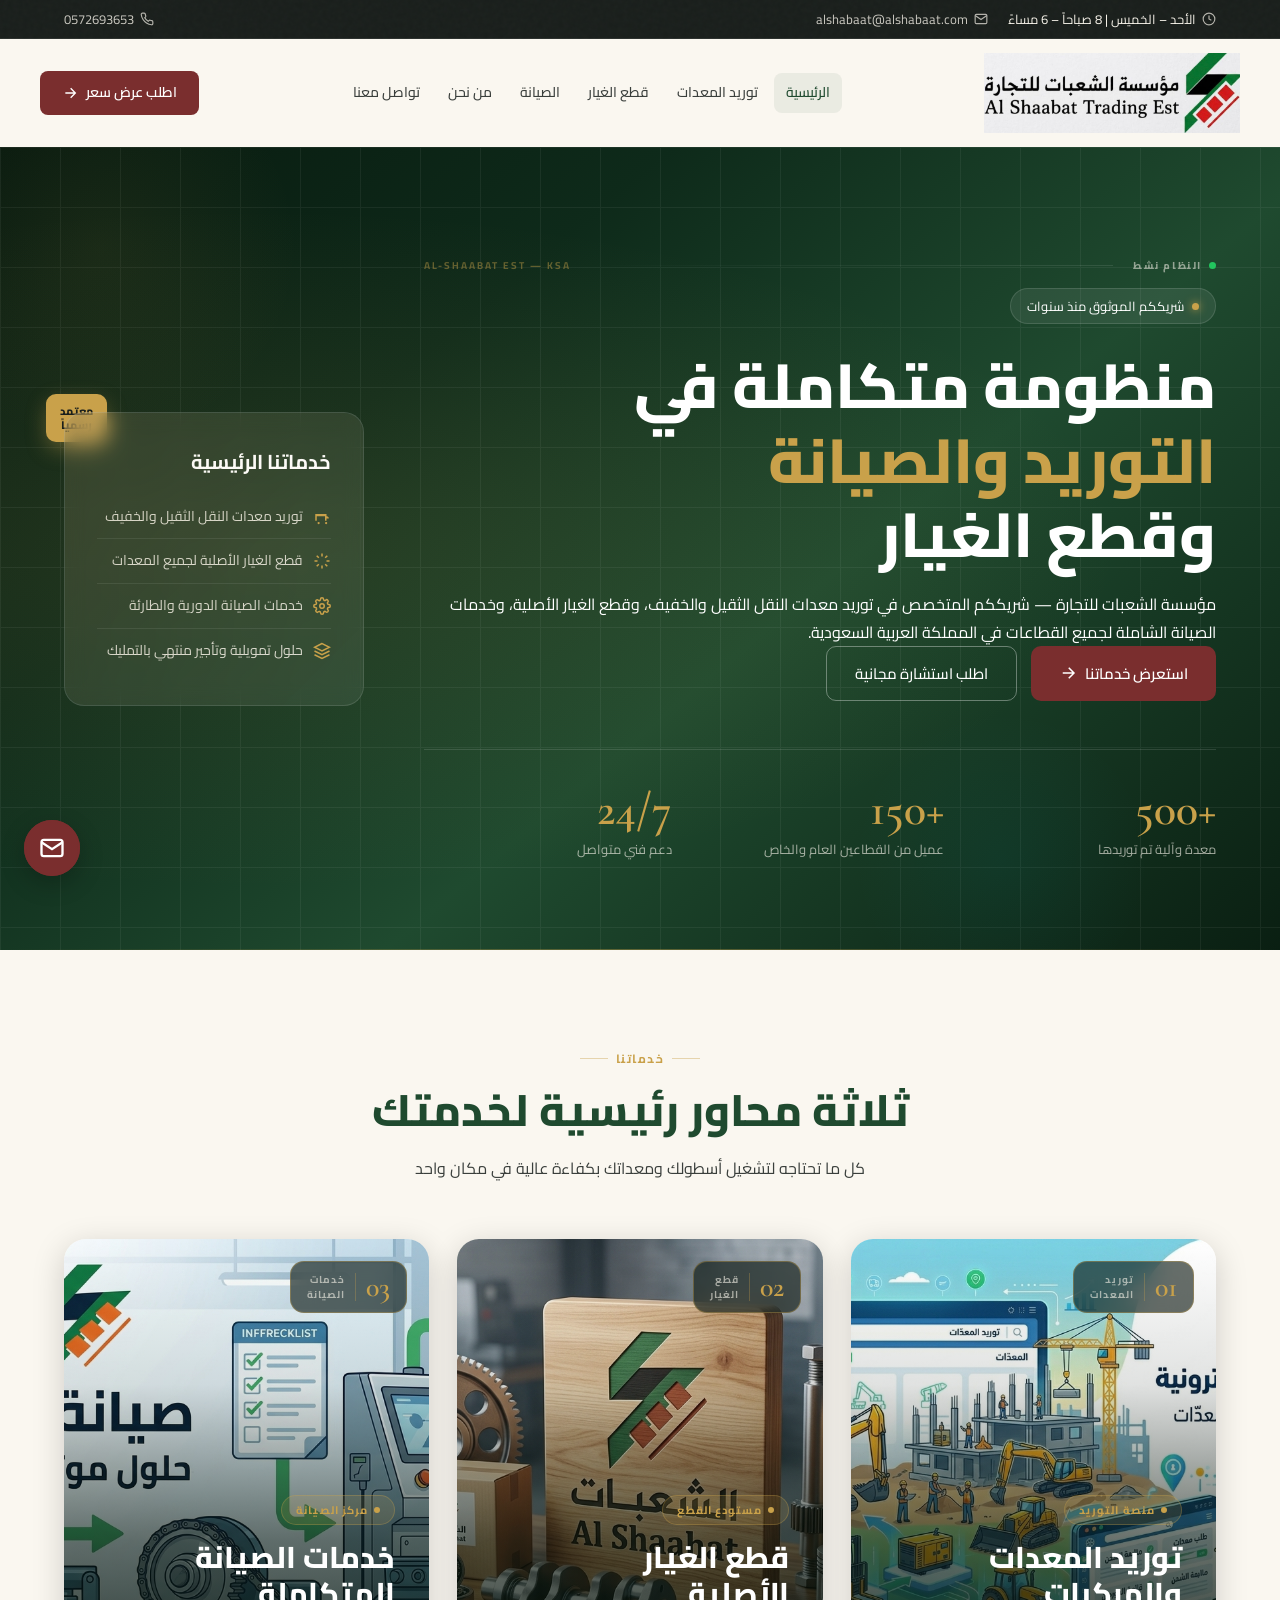
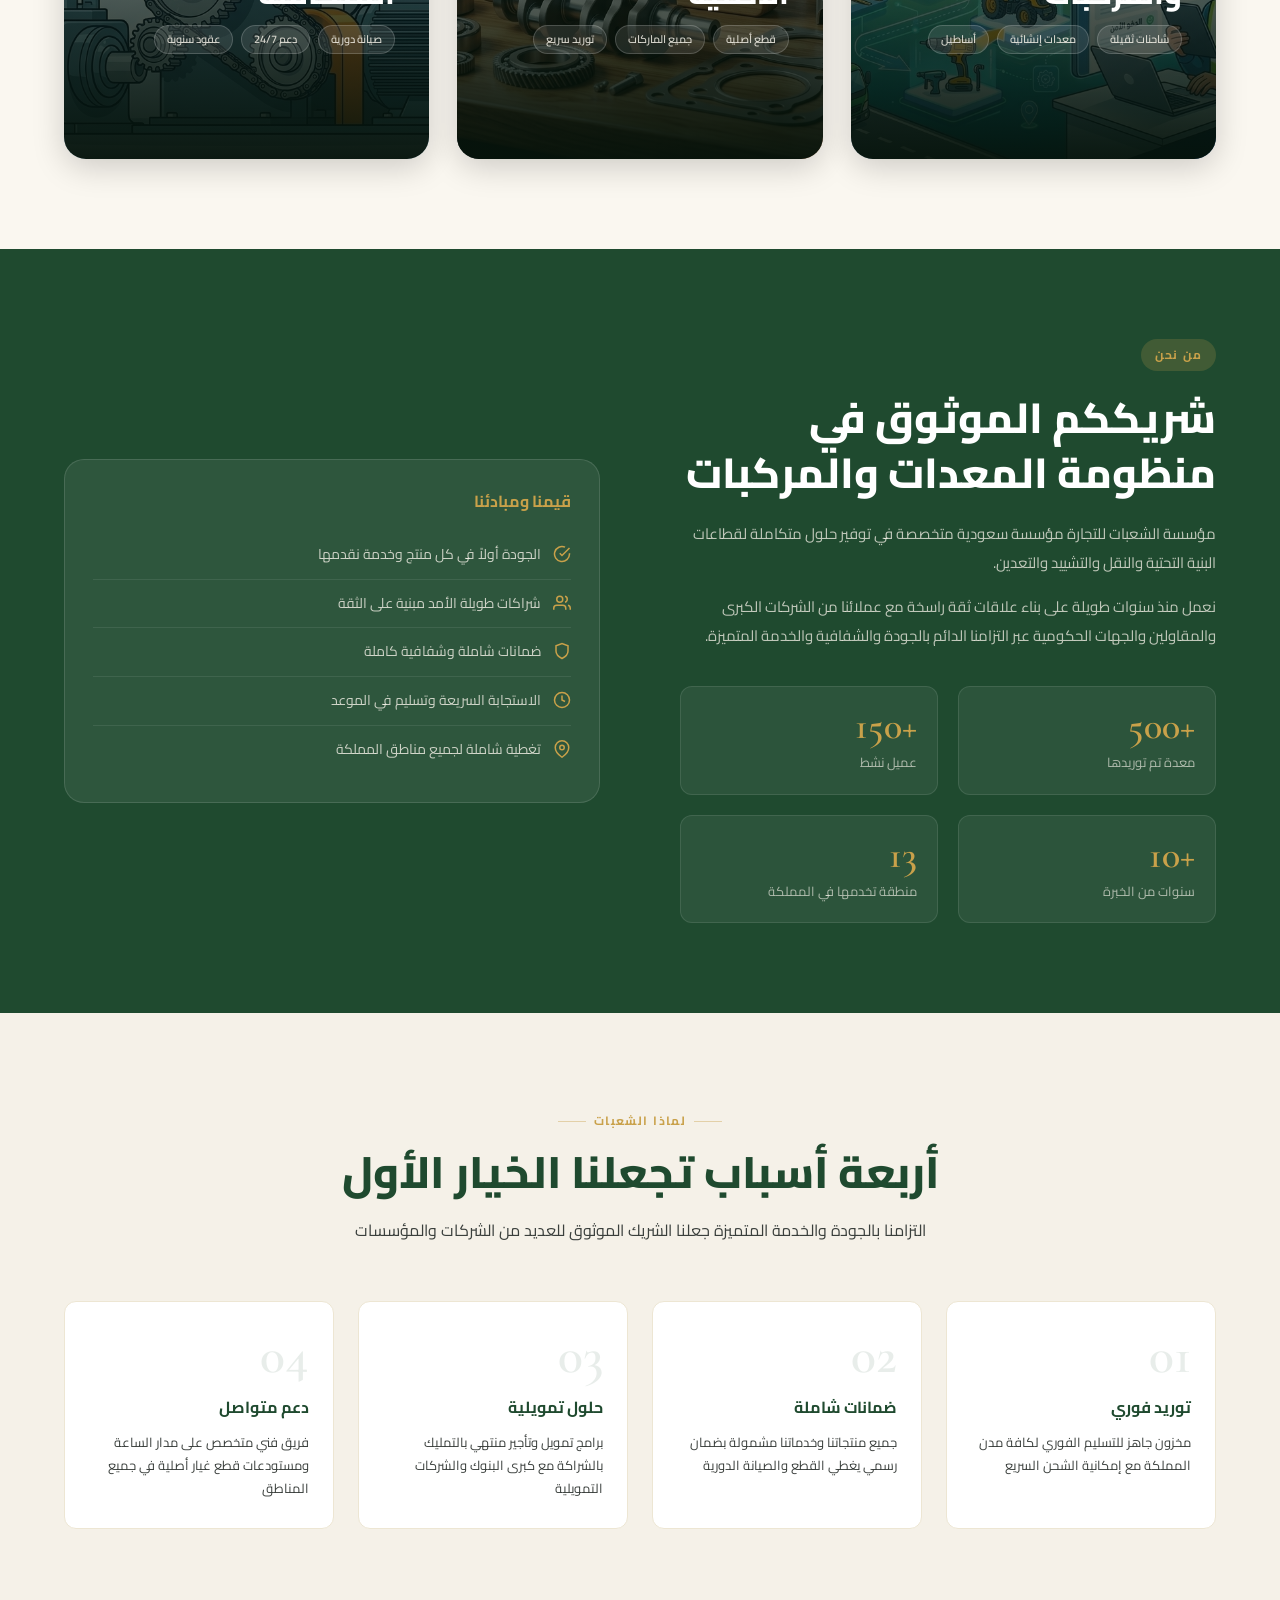
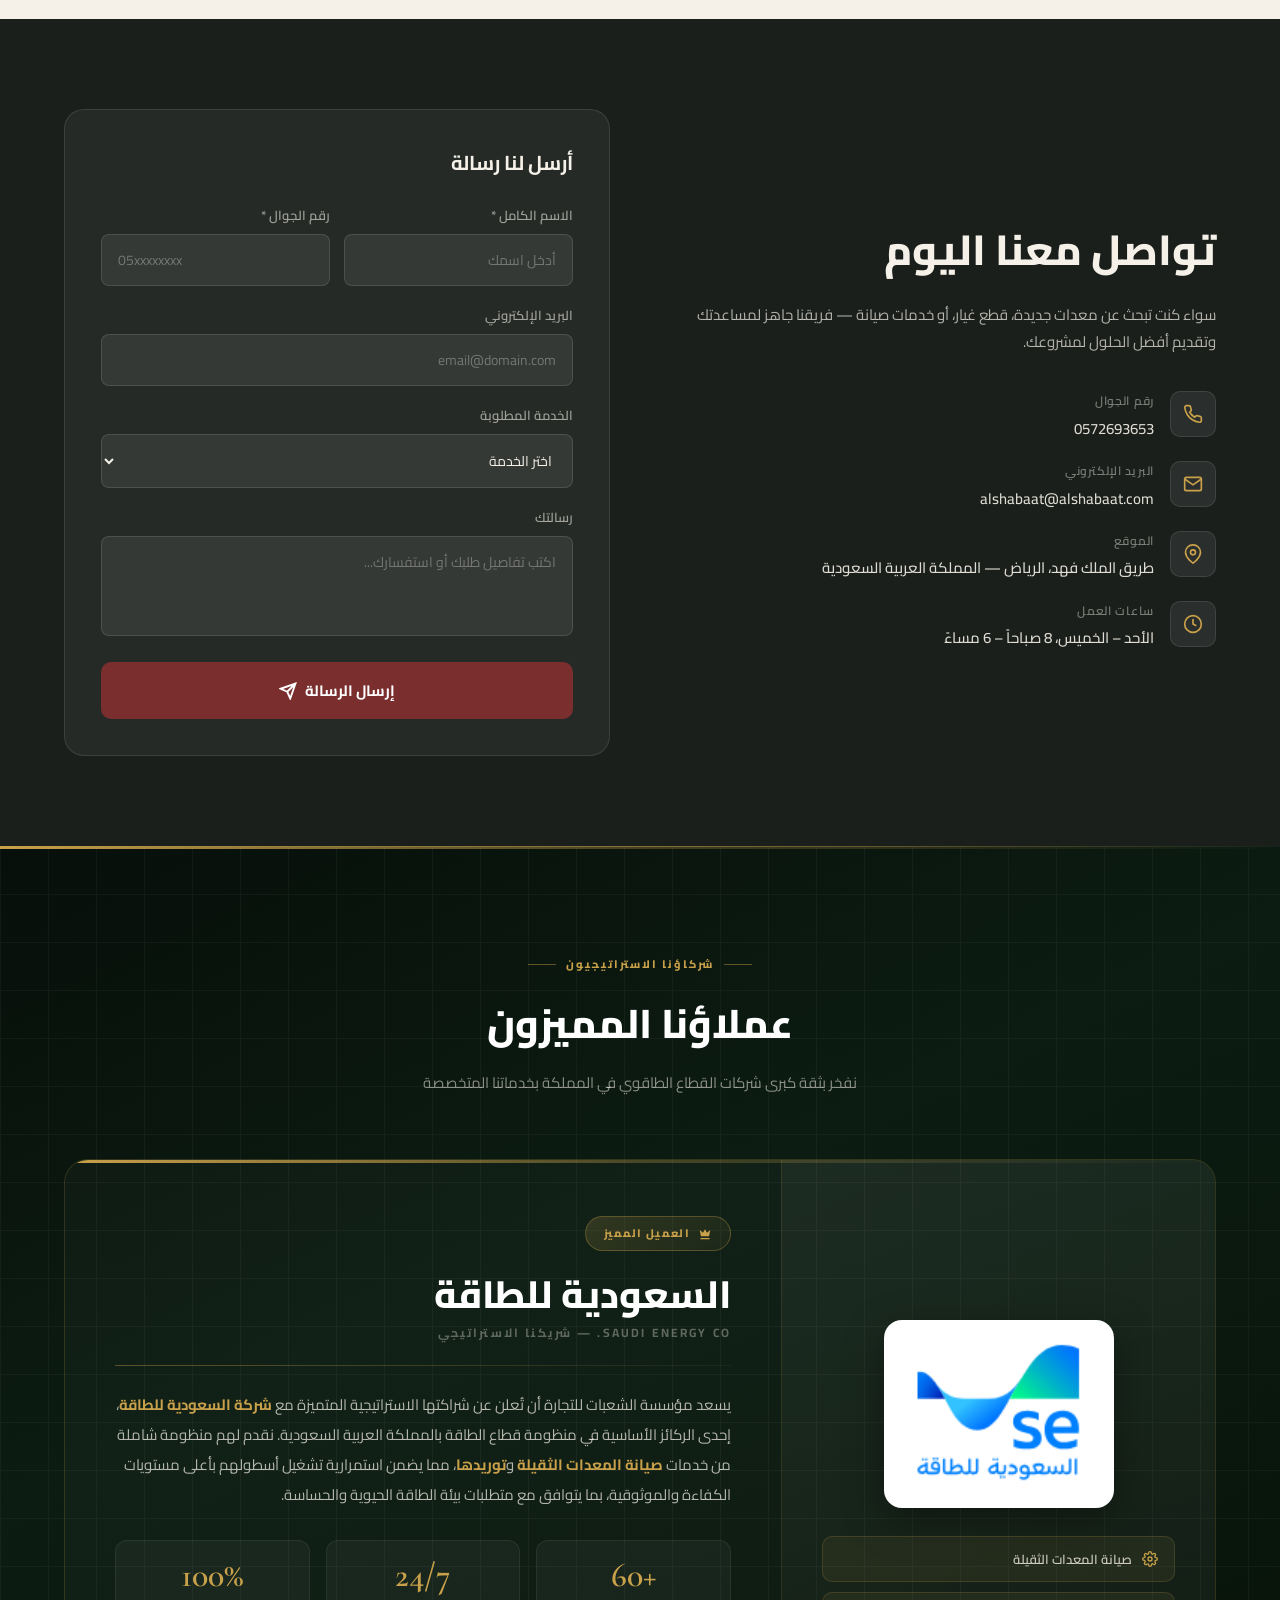
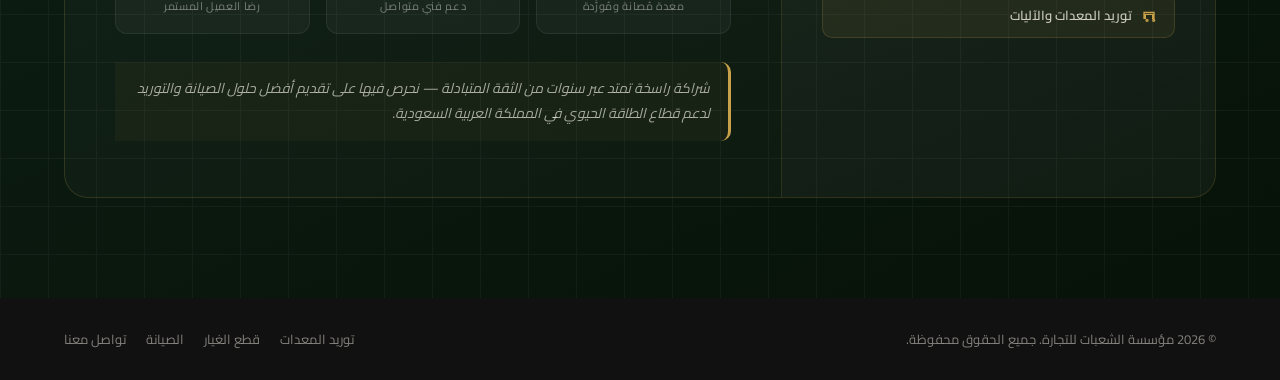
<file: index.html>
<!DOCTYPE html>
<html lang="ar" dir="rtl">
<head>
<meta charset="UTF-8">
<meta name="viewport" content="width=device-width, initial-scale=1.0">
<title>مؤسسة الشعبات للتجارة | Al Shaabat Trading Est</title>
<link rel="preconnect" href="https://fonts.googleapis.com">
<link href="https://fonts.googleapis.com/css2?family=Cairo:wght@300;400;500;600;700;800&family=Cormorant+Garamond:ital,wght@0,400;0,600;1,400&display=swap" rel="stylesheet">
<style>
  *,*::before,*::after{box-sizing:border-box;margin:0;padding:0}
  :root{
    --green-deep:#1f4a2f;--green-mid:#2d5a3d;--green-light:#3d6f4f;
    --burgundy:#7a2e2e;--burgundy-deep:#5c2020;--burgundy-light:#a04545;
    --cream:#f5f1e8;--cream-warm:#ede6d3;--paper:#faf7f0;
    --ink:#1a1f1c;--ink-soft:#3a3f3c;--gold:#c9a14a;
    --radius:12px;--shadow:0 4px 24px rgba(0,0,0,.08);
  }
  html{scroll-behavior:smooth}
  body{font-family:'Cairo',sans-serif;background:var(--paper);color:var(--ink);line-height:1.7;overflow-x:hidden}
  .container{max-width:1200px;margin:0 auto;padding:0 24px}
  section{padding:90px 0}
  a{text-decoration:none;color:inherit}
  img{display:block}

  /* Grain texture */
  body::before{content:'';position:fixed;inset:0;pointer-events:none;opacity:.025;z-index:0;
    background-image:url("data:image/svg+xml,%3Csvg viewBox='0 0 200 200' xmlns='http://www.w3.org/2000/svg'%3E%3Cfilter id='n'%3E%3CfeTurbulence type='fractalNoise' baseFrequency='.9' numOctaves='4'/%3E%3C/filter%3E%3Crect width='100%25' height='100%25' filter='url(%23n)'/%3E%3C/svg%3E");}

  /* ===== Top Bar ===== */
  .top-bar{background:var(--ink);color:var(--cream);font-size:13px;padding:8px 0;border-bottom:1px solid rgba(255,255,255,.08)}
  .top-bar .container{display:flex;justify-content:space-between;align-items:center;flex-wrap:wrap;gap:10px}
  .top-bar a{color:var(--cream);opacity:.8;transition:opacity .2s}
  .top-bar a:hover{opacity:1}
  .top-bar .info{display:flex;gap:20px;flex-wrap:wrap}
  .top-bar .info span{display:inline-flex;align-items:center;gap:6px}
  .top-bar svg{width:14px;height:14px;opacity:.7;flex-shrink:0}

  /* ===== Header ===== */
  header{background:var(--paper);position:sticky;top:0;z-index:100;transition:box-shadow .3s}
  header.scrolled{box-shadow:0 2px 20px rgba(0,0,0,.1)}
  .nav-wrap{display:flex;align-items:center;justify-content:space-between;padding:14px 0;gap:20px}
  .logo{display:flex;align-items:center;gap:10px;text-decoration:none}
  .logo-mark{height:80px;width:auto;flex-shrink:0;object-fit:contain}
  nav ul{list-style:none;display:flex;gap:4px;flex-wrap:wrap}
  nav a{font-size:14px;font-weight:500;color:var(--ink-soft);padding:8px 12px;border-radius:8px;transition:all .2s;display:block}
  nav a:hover,nav a.active{color:var(--green-deep);background:rgba(31,74,47,.07)}
  .header-cta{background:var(--burgundy);color:#fff;font-family:'Cairo';font-size:14px;font-weight:600;padding:10px 22px;border-radius:8px;display:flex;align-items:center;gap:8px;transition:background .2s;white-space:nowrap}
  .header-cta:hover{background:var(--burgundy-deep)}
  .mobile-toggle{display:none;flex-direction:column;gap:5px;background:none;border:none;cursor:pointer;padding:4px}
  .mobile-toggle span{display:block;width:24px;height:2px;background:var(--ink);border-radius:2px;transition:all .3s}
  nav.open{display:block!important}

  /* ===== Hero ===== */
  .hero{background:linear-gradient(135deg,var(--green-deep) 0%,var(--green-mid) 50%,#1a3d2a 100%);color:#fff;padding:110px 0 90px;position:relative;overflow:hidden}
  .hero::before{content:'';position:absolute;inset:0;background:radial-gradient(ellipse at 20% 50%,rgba(201,161,74,.12) 0%,transparent 60%)}
  .hero::after{content:'';position:absolute;bottom:0;left:0;right:0;height:1px;background:linear-gradient(90deg,transparent,rgba(201,161,74,.4),transparent)}
  .hero-inner{display:grid;grid-template-columns:1fr auto;gap:60px;align-items:center;position:relative;z-index:1}
  .hero-tag{display:inline-flex;align-items:center;gap:8px;background:rgba(255,255,255,.1);border:1px solid rgba(255,255,255,.15);border-radius:50px;padding:6px 16px;font-size:13px;margin-bottom:24px}
  .hero-tag .dot{width:7px;height:7px;border-radius:50%;background:var(--gold);box-shadow:0 0 8px var(--gold)}
  .hero h1{font-size:clamp(36px,5vw,62px);font-weight:800;line-height:1.2;margin-bottom:20px}
  .hero h1 .accent{color:var(--gold)}
  .hero > .container > .hero-inner > div > p{font-size:17px;color:rgba(245,241,232,.8);max-width:560px;margin-bottom:36px;line-height:1.8}
  .hero-btns{display:flex;gap:14px;flex-wrap:wrap;margin-bottom:48px}
  .btn-primary{background:var(--burgundy);color:#fff;font-family:'Cairo';font-weight:600;font-size:15px;padding:14px 28px;border-radius:10px;display:inline-flex;align-items:center;gap:8px;transition:all .2s}
  .btn-primary:hover{background:var(--burgundy-deep);transform:translateY(-1px)}
  .btn-ghost{border:1.5px solid rgba(255,255,255,.35);color:#fff;font-family:'Cairo';font-weight:500;font-size:15px;padding:14px 28px;border-radius:10px;display:inline-flex;align-items:center;gap:8px;transition:all .2s}
  .btn-ghost:hover{border-color:rgba(255,255,255,.7);background:rgba(255,255,255,.07)}
  .hero-stats{display:grid;grid-template-columns:repeat(3,1fr);gap:24px;border-top:1px solid rgba(255,255,255,.12);padding-top:36px}
  .stat-num{font-family:'Cormorant Garamond',serif;font-size:46px;font-weight:600;color:var(--gold);line-height:1}
  .stat-label{font-size:13px;color:rgba(245,241,232,.65);margin-top:6px}
  .hero-visual{position:relative}
  .hero-card{background:rgba(255,255,255,.07);backdrop-filter:blur(10px);border:1px solid rgba(255,255,255,.12);border-radius:20px;padding:32px;min-width:300px}
  .hero-card-bg{position:absolute;inset:0;border-radius:20px;background:linear-gradient(135deg,rgba(201,161,74,.08),transparent);pointer-events:none}
  .hero-card h3{font-size:20px;font-weight:700;margin-bottom:16px;color:#fff}
  .hero-card .service-list{list-style:none}
  .hero-card .service-list li{display:flex;align-items:center;gap:10px;padding:10px 0;border-bottom:1px solid rgba(255,255,255,.08);font-size:14px;color:rgba(245,241,232,.85)}
  .hero-card .service-list li:last-child{border-bottom:none}
  .hero-card .service-list svg{width:18px;height:18px;color:var(--gold);flex-shrink:0}
  .hero-badge{position:absolute;top:-18px;left:-18px;background:var(--gold);color:var(--ink);font-size:11px;font-weight:800;padding:10px 14px;border-radius:10px;text-align:center;line-height:1.3;box-shadow:0 8px 20px rgba(201,161,74,.35)}

  /* ===== Section Head ===== */
  .section-head{text-align:center;margin-bottom:56px}
  .eyebrow{display:inline-flex;align-items:center;gap:8px;font-size:12px;font-weight:700;letter-spacing:.12em;text-transform:uppercase;color:var(--gold);margin-bottom:14px}
  .eyebrow::before,.eyebrow::after{content:'';flex:1;height:1px;background:var(--gold);opacity:.4;width:28px}
  .section-head h2{font-size:clamp(28px,4vw,44px);font-weight:800;color:var(--green-deep);margin-bottom:16px;line-height:1.25}
  .section-head p{font-size:16px;color:var(--ink-soft);max-width:600px;margin:0 auto;line-height:1.8}

  /* ===== Services Cards ===== */
  .services-grid{display:grid;grid-template-columns:repeat(3,1fr);gap:28px}
  .serv-card{background:#fff;border-radius:var(--radius);border:1px solid var(--cream-warm);overflow:hidden;transition:all .3s;display:flex;flex-direction:column}
  .serv-card:hover{transform:translateY(-6px);box-shadow:0 20px 50px rgba(0,0,0,.1)}
  .serv-card-top{padding:36px 28px 24px;flex:1}
  .serv-icon-wrap{width:56px;height:56px;border-radius:14px;background:linear-gradient(135deg,var(--green-deep),var(--green-mid));display:flex;align-items:center;justify-content:center;margin-bottom:20px}
  .serv-icon-wrap svg{width:28px;height:28px;color:#fff}
  .serv-card h3{font-size:20px;font-weight:700;color:var(--green-deep);margin-bottom:10px}
  .serv-card p{font-size:14px;color:var(--ink-soft);line-height:1.75}
  .serv-tags{display:flex;gap:8px;flex-wrap:wrap;margin-top:16px}
  .serv-tag{background:var(--cream);color:var(--green-deep);font-size:12px;font-weight:600;padding:4px 10px;border-radius:50px}
  .serv-card-footer{padding:18px 28px;background:var(--cream);display:flex;align-items:center;justify-content:space-between;border-top:1px solid var(--cream-warm)}
  .serv-link{font-size:14px;font-weight:600;color:var(--green-deep);display:flex;align-items:center;gap:6px;transition:gap .2s}
  .serv-link:hover{gap:10px}
  .serv-link svg{width:16px;height:16px}
  .serv-num{font-family:'Cormorant Garamond',serif;font-size:36px;font-weight:600;color:rgba(31,74,47,.12)}

  /* ===== About ===== */
  .about{background:var(--green-deep);color:#fff}
  .about-inner{display:grid;grid-template-columns:1fr 1fr;gap:80px;align-items:center}
  .about-label{display:inline-block;background:rgba(201,161,74,.2);color:var(--gold);font-size:12px;font-weight:700;letter-spacing:.1em;text-transform:uppercase;padding:6px 14px;border-radius:50px;margin-bottom:20px}
  .about h2{font-size:clamp(28px,3.5vw,42px);font-weight:800;line-height:1.3;margin-bottom:20px}
  .about p{font-size:15px;color:rgba(245,241,232,.75);line-height:1.9;margin-bottom:16px}
  .about-stats{display:grid;grid-template-columns:1fr 1fr;gap:20px;margin-top:36px}
  .astat{background:rgba(255,255,255,.06);border:1px solid rgba(255,255,255,.1);border-radius:12px;padding:20px}
  .astat-num{font-family:'Cormorant Garamond',serif;font-size:38px;font-weight:600;color:var(--gold);line-height:1}
  .astat-label{font-size:13px;color:rgba(245,241,232,.65);margin-top:6px}
  .about-visual{position:relative}
  .about-card{background:rgba(255,255,255,.07);border:1px solid rgba(255,255,255,.12);border-radius:20px;padding:28px}
  .about-card h4{font-size:16px;font-weight:700;color:var(--gold);margin-bottom:16px}
  .value-list{list-style:none}
  .value-list li{display:flex;align-items:flex-start;gap:12px;padding:12px 0;border-bottom:1px solid rgba(255,255,255,.08);font-size:14px;color:rgba(245,241,232,.8)}
  .value-list li:last-child{border-bottom:none}
  .value-list svg{width:18px;height:18px;color:var(--gold);flex-shrink:0;margin-top:2px}

  /* ===== Features ===== */
  .features{background:var(--cream)}
  .feat-grid{display:grid;grid-template-columns:repeat(4,1fr);gap:24px}
  .feat{background:#fff;border-radius:var(--radius);padding:28px 24px;border:1px solid var(--cream-warm);transition:box-shadow .3s}
  .feat:hover{box-shadow:var(--shadow)}
  .feat-num{font-family:'Cormorant Garamond',serif;font-size:52px;font-weight:600;color:rgba(31,74,47,.1);line-height:1;margin-bottom:12px}
  .feat h4{font-size:16px;font-weight:700;color:var(--green-deep);margin-bottom:10px}
  .feat p{font-size:13px;color:var(--ink-soft);line-height:1.75}

  /* ===== Contact ===== */
  .contact-section{background:var(--ink);color:var(--cream);padding:90px 0}
  .contact-grid{display:grid;grid-template-columns:1fr 1fr;gap:60px;align-items:center}
  .contact-section h2{font-size:clamp(28px,3.5vw,42px);font-weight:800;margin-bottom:16px}
  .contact-section p{font-size:15px;color:rgba(245,241,232,.7);line-height:1.8;margin-bottom:36px}
  .contact-items{display:flex;flex-direction:column;gap:20px}
  .contact-item{display:flex;align-items:flex-start;gap:16px}
  .cicon{width:46px;height:46px;border-radius:10px;background:rgba(255,255,255,.07);border:1px solid rgba(255,255,255,.1);display:flex;align-items:center;justify-content:center;flex-shrink:0}
  .cicon svg{width:20px;height:20px;color:var(--gold)}
  .citem-label{font-size:12px;color:rgba(245,241,232,.45);margin-bottom:4px;font-weight:600;letter-spacing:.06em;text-transform:uppercase}
  .citem-val{font-size:15px;color:rgba(245,241,232,.9);font-weight:500}
  .citem-val a{color:inherit;transition:color .2s}
  .citem-val a:hover{color:var(--gold)}
  .contact-form-box{background:rgba(255,255,255,.05);border:1px solid rgba(255,255,255,.1);border-radius:20px;padding:36px}
  .contact-form-box h3{font-size:20px;font-weight:700;margin-bottom:24px}
  .cf-group{margin-bottom:18px}
  .cf-group label{display:block;font-size:13px;color:rgba(245,241,232,.6);margin-bottom:8px;font-weight:600}
  .cf-group input,.cf-group textarea,.cf-group select{width:100%;background:rgba(255,255,255,.07);border:1px solid rgba(255,255,255,.12);border-radius:8px;padding:12px 16px;color:var(--cream);font-family:'Cairo';font-size:14px;outline:none;transition:border .2s;resize:none}
  .cf-group input:focus,.cf-group textarea:focus,.cf-group select:focus{border-color:rgba(201,161,74,.5)}
  .cf-group textarea{height:100px}
  .cf-group select option{background:var(--ink);color:var(--cream)}
  .cf-row{display:grid;grid-template-columns:1fr 1fr;gap:14px}
  .submit-btn{width:100%;background:var(--burgundy);color:#fff;font-family:'Cairo';font-size:15px;font-weight:700;padding:14px;border:none;border-radius:10px;cursor:pointer;transition:background .2s;display:flex;align-items:center;justify-content:center;gap:8px}
  .submit-btn:hover{background:var(--burgundy-deep)}

  /* ===== Footer ===== */
  footer{background:#111;color:rgba(245,241,232,.5);padding:30px 0}
  .foot-inner{display:flex;align-items:center;justify-content:space-between;flex-wrap:wrap;gap:14px}
  .foot-links{display:flex;gap:20px;flex-wrap:wrap}
  .foot-links a{font-size:13px;color:rgba(245,241,232,.5);transition:color .2s}
  .foot-links a:hover{color:var(--gold)}
  footer p{font-size:13px}

  /* ===== Image Service Cards ===== */
  .img-services-grid{display:grid;grid-template-columns:repeat(3,1fr);gap:28px}
  .img-serv-card{position:relative;border-radius:22px;overflow:hidden;height:520px;display:block;text-decoration:none;color:inherit;box-shadow:0 8px 32px rgba(0,0,0,.18);transition:box-shadow .4s ease}
  .img-serv-card:hover{box-shadow:0 20px 60px rgba(0,0,0,.3)}
  .card-bg{width:100%;height:100%;object-fit:cover;transition:transform .65s cubic-bezier(.25,.46,.45,.94);display:block}
  .img-serv-card:hover .card-bg{transform:scale(1.09)}
  .card-overlay{position:absolute;inset:0;background:linear-gradient(to top,rgba(5,18,10,.96) 0%,rgba(5,18,10,.6) 42%,rgba(5,18,10,.12) 72%,transparent 100%);transition:background .45s ease}
  .img-serv-card:hover .card-overlay{background:linear-gradient(to top,rgba(5,18,10,.98) 0%,rgba(5,18,10,.82) 55%,rgba(5,18,10,.32) 80%,transparent 100%)}
  .card-badge{position:absolute;top:22px;right:22px;background:rgba(5,18,10,.6);-webkit-backdrop-filter:blur(12px);backdrop-filter:blur(12px);border:1px solid rgba(201,161,74,.38);border-radius:14px;padding:10px 16px;display:flex;align-items:center;gap:10px;z-index:2}
  .card-badge-num{font-family:'Cormorant Garamond',serif;font-size:28px;font-weight:600;color:var(--gold);line-height:1}
  .card-badge-sep{width:1px;height:28px;background:rgba(201,161,74,.3)}
  .card-badge-label{font-size:10px;font-weight:700;letter-spacing:.1em;text-transform:uppercase;color:rgba(245,241,232,.6);line-height:1.5}
  .card-content{position:absolute;bottom:0;left:0;right:0;padding:34px;z-index:2}
  .card-service-tag{display:inline-flex;align-items:center;gap:6px;background:rgba(201,161,74,.15);border:1px solid rgba(201,161,74,.3);border-radius:50px;padding:5px 14px;font-size:11px;font-weight:700;letter-spacing:.1em;text-transform:uppercase;color:var(--gold);margin-bottom:14px}
  .card-service-tag::before{content:'';width:6px;height:6px;border-radius:50%;background:var(--gold);flex-shrink:0}
  .card-title{font-size:30px;font-weight:800;line-height:1.2;color:#fff;margin-bottom:14px}
  .card-tags-row{display:flex;gap:8px;flex-wrap:wrap;transition:opacity .35s ease,max-height .35s ease,margin .3s ease;max-height:50px;overflow:hidden;margin-bottom:0}
  .img-serv-card:hover .card-tags-row{opacity:0;max-height:0}
  .img-serv-tag{background:rgba(255,255,255,.1);border:1px solid rgba(255,255,255,.18);color:rgba(245,241,232,.85);font-size:11px;font-weight:600;padding:4px 12px;border-radius:50px;white-space:nowrap}
  .card-desc{font-size:14px;color:rgba(245,241,232,.8);line-height:1.8;max-height:0;overflow:hidden;transition:max-height .45s ease,margin .35s ease;margin-bottom:0}
  .img-serv-card:hover .card-desc{max-height:110px;margin-bottom:22px}
  .card-cta{display:inline-flex;align-items:center;gap:9px;background:var(--burgundy);color:#fff;font-family:'Cairo';font-size:14px;font-weight:700;padding:13px 24px;border-radius:11px;transition:all .38s cubic-bezier(.25,.46,.45,.94);transform:translateY(16px);opacity:0;border:none;cursor:pointer;letter-spacing:.02em}
  .img-serv-card:hover .card-cta{transform:translateY(0);opacity:1}
  .card-cta:hover{background:var(--burgundy-deep)}
  .card-cta svg{width:16px;height:16px;transition:transform .22s}
  .card-divider{height:1px;background:linear-gradient(90deg,rgba(201,161,74,.5),rgba(201,161,74,.1));margin-bottom:20px;transition:opacity .35s ease}
  .img-serv-card:not(:hover) .card-divider{opacity:0}

  /* ===== Hero Tech Enhancement ===== */
  .hero{background:linear-gradient(140deg,#081a0f 0%,#0e2a1a 30%,var(--green-deep) 60%,#0a1f12 100%)!important}
  .hero-grid{position:absolute;inset:0;pointer-events:none;opacity:.055;
    background-image:linear-gradient(rgba(255,255,255,1) 1px,transparent 1px),linear-gradient(90deg,rgba(255,255,255,1) 1px,transparent 1px);
    background-size:60px 60px}
  .hero-corner{position:absolute;width:400px;height:400px;border-radius:50%;background:radial-gradient(circle,rgba(201,161,74,.08) 0%,transparent 70%);top:-100px;left:-100px;pointer-events:none}
  .hero-corner2{position:absolute;width:300px;height:300px;border-radius:50%;background:radial-gradient(circle,rgba(0,180,200,.06) 0%,transparent 70%);bottom:-60px;right:10%;pointer-events:none}
  .hero-sys-bar{display:flex;align-items:center;gap:20px;margin-bottom:14px;flex-wrap:wrap}
  .sys-live{display:inline-flex;align-items:center;gap:7px;font-size:10px;font-weight:800;letter-spacing:.16em;text-transform:uppercase;color:rgba(245,241,232,.55)}
  .sys-live .pulse-dot{width:7px;height:7px;border-radius:50%;background:#22c55e;position:relative;flex-shrink:0}
  .sys-live .pulse-dot::after{content:'';position:absolute;inset:-3px;border-radius:50%;border:1.5px solid #22c55e;animation:livePing 2s ease infinite;opacity:0}
  @keyframes livePing{0%{transform:scale(1);opacity:.8}70%{transform:scale(2.4);opacity:0}100%{opacity:0}}
  .sys-sep{flex:1;height:1px;background:linear-gradient(to left,rgba(255,255,255,.1),transparent);min-width:40px}
  .sys-id{font-size:10px;font-weight:700;letter-spacing:.2em;color:rgba(201,161,74,.45);text-transform:uppercase}
  .hero-tag{background:rgba(255,255,255,.08)!important;border-color:rgba(255,255,255,.12)!important}

  /* ===== Featured Client Section ===== */
  .featured-client{background:linear-gradient(155deg,#070f0a 0%,#0c1c12 40%,#071208 100%);color:#fff;padding:100px 0;position:relative;overflow:hidden}
  .featured-client::before{content:'';position:absolute;inset:0;opacity:.04;pointer-events:none;
    background-image:linear-gradient(rgba(255,255,255,1) 1px,transparent 1px),linear-gradient(90deg,rgba(255,255,255,1) 1px,transparent 1px);
    background-size:48px 48px}
  .featured-client::after{content:'';position:absolute;top:0;left:0;right:0;height:1px;background:linear-gradient(90deg,transparent,rgba(201,161,74,.45),transparent)}
  .fc-head{text-align:center;margin-bottom:64px}
  .fc-eyebrow{display:inline-flex;align-items:center;gap:10px;font-size:11px;font-weight:800;letter-spacing:.18em;text-transform:uppercase;color:var(--gold);margin-bottom:16px}
  .fc-eyebrow::before,.fc-eyebrow::after{content:'';width:28px;height:1px;background:var(--gold);opacity:.45}
  .fc-head h2{font-size:clamp(26px,3.5vw,40px);font-weight:800;color:#fff;margin-bottom:12px}
  .fc-head p{font-size:15px;color:rgba(245,241,232,.55);max-width:480px;margin:0 auto}
  .fc-card{border:1px solid rgba(201,161,74,.18);border-radius:24px;background:rgba(255,255,255,.025);overflow:hidden;position:relative}
  .fc-card-label{position:absolute;top:0;left:0;right:0;height:3px;background:linear-gradient(90deg,var(--gold),rgba(201,161,74,.3),transparent)}
  .fc-inner{display:grid;grid-template-columns:1fr 1.65fr}
  .fc-logo-side{background:linear-gradient(160deg,rgba(255,255,255,.05),rgba(255,255,255,.015));border-left:1px solid rgba(201,161,74,.14);display:flex;flex-direction:column;align-items:center;justify-content:center;padding:56px 40px;gap:28px}
  .fc-logo-wrap{background:#fff;border-radius:18px;padding:22px 32px;width:100%;max-width:230px;display:flex;align-items:center;justify-content:center;box-shadow:0 12px 40px rgba(0,0,0,.35)}
  .fc-logo-wrap svg,.fc-logo-wrap img{width:190px;height:auto;object-fit:contain}
  .fc-chips{display:flex;flex-direction:column;gap:10px;width:100%}
  .fc-chip{display:flex;align-items:center;gap:10px;background:rgba(201,161,74,.08);border:1px solid rgba(201,161,74,.18);border-radius:10px;padding:11px 16px;font-size:13px;font-weight:600;color:rgba(245,241,232,.8)}
  .fc-chip svg{width:16px;height:16px;color:var(--gold);flex-shrink:0}
  .fc-content{padding:56px 50px;display:flex;flex-direction:column;justify-content:center}
  .fc-crown{display:inline-flex;align-items:center;gap:8px;background:linear-gradient(135deg,rgba(201,161,74,.18),rgba(201,161,74,.06));border:1px solid rgba(201,161,74,.32);border-radius:50px;padding:7px 18px;font-size:11px;font-weight:800;letter-spacing:.12em;text-transform:uppercase;color:var(--gold);margin-bottom:22px;width:fit-content}
  .fc-content h3{font-size:38px;font-weight:800;color:#fff;line-height:1.15;margin-bottom:6px}
  .fc-sub{font-size:12px;font-weight:700;letter-spacing:.18em;text-transform:uppercase;color:rgba(245,241,232,.35);margin-bottom:22px}
  .fc-rule{height:1px;background:linear-gradient(90deg,rgba(201,161,74,.4),rgba(201,161,74,.06));margin-bottom:24px}
  .fc-desc{font-size:15px;color:rgba(245,241,232,.72);line-height:2;margin-bottom:30px}
  .fc-desc strong{color:var(--gold)}
  .fc-metrics{display:grid;grid-template-columns:repeat(3,1fr);gap:16px;margin-bottom:28px}
  .fc-metric{background:rgba(255,255,255,.04);border:1px solid rgba(255,255,255,.07);border-radius:12px;padding:18px 12px;text-align:center}
  .fc-metric-num{font-family:'Cormorant Garamond',serif;font-size:34px;font-weight:600;color:var(--gold);line-height:1;margin-bottom:6px}
  .fc-metric-label{font-size:11px;color:rgba(245,241,232,.45);letter-spacing:.06em;line-height:1.4}
  .fc-quote{border-right:3px solid var(--gold);padding:14px 18px;border-radius:0 10px 10px 0;font-size:14px;font-style:italic;color:rgba(245,241,232,.65);line-height:1.85;background:rgba(201,161,74,.05)}

  @media(max-width:1024px){
    .fc-inner{grid-template-columns:1fr}
    .fc-logo-side{border-left:none;border-bottom:1px solid rgba(201,161,74,.14);padding:40px}
    .fc-chips{flex-direction:row;flex-wrap:wrap}
    .fc-chip{flex:1;min-width:140px}
    .fc-content{padding:40px}
    .fc-metrics{grid-template-columns:repeat(3,1fr)}
  }
  @media(max-width:768px){
    .fc-metrics{grid-template-columns:1fr 1fr}
    .fc-content{padding:28px 20px}
    .fc-logo-side{padding:30px 20px}
    .fc-content h3{font-size:28px}
  }

  /* ===== Responsive ===== */
  @media(max-width:1024px){
    .services-grid{grid-template-columns:1fr 1fr}
    .feat-grid{grid-template-columns:1fr 1fr}
    .about-inner,.contact-grid{grid-template-columns:1fr}
    .hero-inner{grid-template-columns:1fr}
    .hero-visual{display:none}
    .img-services-grid{grid-template-columns:1fr}
    .img-serv-card{height:400px}
    .img-serv-card .card-desc{max-height:100px;margin-bottom:20px}
    .img-serv-card .card-cta{transform:translateY(0);opacity:1}
    .img-serv-card .card-tags-row{opacity:0;max-height:0}
    .img-serv-card .card-divider{opacity:1}
  }
  @media(max-width:768px){
    section{padding:60px 0}
    .services-grid{grid-template-columns:1fr}
    nav{display:none}
    .mobile-toggle{display:flex}
    nav.open{display:block;position:absolute;top:100%;right:0;left:0;background:var(--paper);box-shadow:0 10px 30px rgba(0,0,0,.1);padding:16px 24px;z-index:200}
    nav.open ul{flex-direction:column;gap:0}
    nav.open a{padding:14px 0;border-bottom:1px solid var(--cream-warm)}
    .header-cta{display:none}
    .hero-stats{grid-template-columns:1fr}
    .feat-grid{grid-template-columns:1fr}
    .about-stats{grid-template-columns:1fr}
    .cf-row{grid-template-columns:1fr}
    .img-serv-card{height:360px}
    .card-title{font-size:24px}
  }

  /* ===== زر بريد عائم (Outlook) ===== */
  .fab-stack{position:fixed;bottom:24px;left:24px;z-index:500;display:flex;flex-direction:column;gap:12px}
  .fab{width:56px;height:56px;border-radius:50%;border:none;cursor:pointer;display:flex;align-items:center;justify-content:center;box-shadow:0 8px 24px rgba(0,0,0,.22);transition:transform .25s,box-shadow .25s;color:#fff}
  .fab:hover{transform:translateY(-3px);box-shadow:0 12px 30px rgba(0,0,0,.3)}
  .fab svg{width:28px;height:28px}
  .fab-email{background:var(--burgundy);position:relative}
  .fab-email:hover{background:var(--burgundy-deep)}
  .fab-email::after{content:"";position:absolute;inset:0;border-radius:50%;border:2px solid var(--burgundy);animation:fabPulse 2.2s ease-out infinite}
  @keyframes fabPulse{0%{transform:scale(1);opacity:.7}100%{transform:scale(1.6);opacity:0}}
  @media (prefers-reduced-motion: reduce){.fab-email::after{animation:none}}
</style>
</head>
<body>

<!-- TOP BAR -->
<div class="top-bar">
  <div class="container">
    <div class="info">
      <span>
        <svg viewBox="0 0 24 24" fill="none" stroke="currentColor" stroke-width="2"><circle cx="12" cy="12" r="10"/><path d="M12 6v6l4 2"/></svg>
        الأحد – الخميس | 8 صباحاً – 6 مساءً
      </span>
      <span>
        <svg viewBox="0 0 24 24" fill="none" stroke="currentColor" stroke-width="2"><path d="M4 4h16c1.1 0 2 .9 2 2v12c0 1.1-.9 2-2 2H4c-1.1 0-2-.9-2-2V6c0-1.1.9-2 2-2z"/><path d="m22 6-10 7L2 6"/></svg>
        <a href="mailto:alshabaat@alshabaat.com">alshabaat@alshabaat.com</a>
      </span>
    </div>
    <div class="info">
      <span>
        <svg viewBox="0 0 24 24" fill="none" stroke="currentColor" stroke-width="2"><path d="M22 16.92v3a2 2 0 0 1-2.18 2 19.79 19.79 0 0 1-8.63-3.07 19.5 19.5 0 0 1-6-6 19.79 19.79 0 0 1-3.07-8.67A2 2 0 0 1 4.11 2h3a2 2 0 0 1 2 1.72 12.84 12.84 0 0 0 .7 2.81 2 2 0 0 1-.45 2.11L8.09 9.91a16 16 0 0 0 6 6l1.27-1.27a2 2 0 0 1 2.11-.45 12.84 12.84 0 0 0 2.81.7A2 2 0 0 1 22 16.92z"/></svg>
        <a href="tel:0572693653">0572693653</a>
      </span>
    </div>
  </div>
</div>

<!-- HEADER -->
<header id="header">
  <div class="container nav-wrap">
    <a href="#" class="logo">
      <img class="logo-mark" src="Logo Al shaabat.jpeg" alt="شعار مؤسسة الشعبات">
    </a>
    <nav id="nav">
      <ul>
        <li><a href="#" class="active">الرئيسية</a></li>
        <li><a href="Supply.html">توريد المعدات</a></li>
        <li><a href="SpareParts.html">قطع الغيار</a></li>
        <li><a href="maintenance.html">الصيانة</a></li>
        <li><a href="#about">من نحن</a></li>
        <li><a href="#contact">تواصل معنا</a></li>
      </ul>
    </nav>
    <a href="#contact" class="header-cta">
      اطلب عرض سعر
      <svg viewBox="0 0 24 24" fill="none" stroke="currentColor" stroke-width="2" width="16" height="16"><path d="M5 12h14M13 5l7 7-7 7"/></svg>
    </a>
    <button type="button" class="mobile-toggle" id="mobileToggle" aria-label="القائمة">
      <span></span><span></span><span></span>
    </button>
  </div>
</header>

<!-- HERO -->
<section class="hero" id="home">
  <div class="hero-grid"></div>
  <div class="hero-corner"></div>
  <div class="hero-corner2"></div>
  <div class="container hero-inner">
    <div>
      <div class="hero-sys-bar">
        <span class="sys-live"><span class="pulse-dot"></span>النظام نشط</span>
        <span class="sys-sep"></span>
        <span class="sys-id">AL-SHAABAT EST — KSA</span>
      </div>
      <div class="hero-tag">
        <span class="dot"></span>
        شريككم الموثوق منذ سنوات
      </div>
      <h1>
        منظومة متكاملة في<br>
        <span class="accent">التوريد والصيانة</span><br>
        وقطع الغيار
      </h1>
      <p>
        مؤسسة الشعبات للتجارة — شريككم المتخصص في توريد معدات النقل الثقيل والخفيف،
        وقطع الغيار الأصلية، وخدمات الصيانة الشاملة لجميع القطاعات في المملكة العربية السعودية.
      </p>
      <div class="hero-btns">
        <a href="#services" class="btn-primary">
          <span>استعرض خدماتنا</span>
          <svg viewBox="0 0 24 24" fill="none" stroke="currentColor" stroke-width="2" width="18" height="18"><path d="M5 12h14M13 5l7 7-7 7"/></svg>
        </a>
        <a href="#contact" class="btn-ghost">اطلب استشارة مجانية</a>
      </div>
      <div class="hero-stats">
        <div>
          <div class="stat-num">+500</div>
          <div class="stat-label">معدة وآلية تم توريدها</div>
        </div>
        <div>
          <div class="stat-num">+150</div>
          <div class="stat-label">عميل من القطاعين العام والخاص</div>
        </div>
        <div>
          <div class="stat-num">24/7</div>
          <div class="stat-label">دعم فني متواصل</div>
        </div>
      </div>
    </div>
    <div class="hero-visual">
      <div class="hero-badge">معتمد<br>رسمياً</div>
      <div class="hero-card">
        <div class="hero-card-bg"></div>
        <h3>خدماتنا الرئيسية</h3>
        <ul class="service-list">
          <li>
            <svg viewBox="0 0 24 24" fill="currentColor"><path d="M3 17h2v-6h11v6h2V8H3v9zm14.5 1.5a1.5 1.5 0 110 3 1.5 1.5 0 010-3zm-10 0a1.5 1.5 0 110 3 1.5 1.5 0 010-3zM19 11h-2v3h4v-1.5L19 11z"/></svg>
            توريد معدات النقل الثقيل والخفيف
          </li>
          <li>
            <svg viewBox="0 0 24 24" fill="none" stroke="currentColor" stroke-width="2"><path d="M12 2v4M12 18v4M4.93 4.93l2.83 2.83M16.24 16.24l2.83 2.83M2 12h4M18 12h4M4.93 19.07l2.83-2.83M16.24 7.76l2.83-2.83"/></svg>
            قطع الغيار الأصلية لجميع المعدات
          </li>
          <li>
            <svg viewBox="0 0 24 24" fill="none" stroke="currentColor" stroke-width="2"><circle cx="12" cy="12" r="3"/><path d="M19.4 15a1.65 1.65 0 0 0 .33 1.82l.06.06a2 2 0 0 1-2.83 2.83l-.06-.06a1.65 1.65 0 0 0-1.82-.33 1.65 1.65 0 0 0-1 1.51V21a2 2 0 0 1-4 0v-.09A1.65 1.65 0 0 0 9 19.4a1.65 1.65 0 0 0-1.82.33l-.06.06a2 2 0 0 1-2.83-2.83l.06-.06A1.65 1.65 0 0 0 4.68 15a1.65 1.65 0 0 0-1.51-1H3a2 2 0 0 1 0-4h.09A1.65 1.65 0 0 0 4.6 9a1.65 1.65 0 0 0-.33-1.82l-.06-.06a2 2 0 0 1 2.83-2.83l.06.06A1.65 1.65 0 0 0 9 4.68a1.65 1.65 0 0 0 1-1.51V3a2 2 0 0 1 4 0v.09a1.65 1.65 0 0 0 1 1.51 1.65 1.65 0 0 0 1.82-.33l.06-.06a2 2 0 0 1 2.83 2.83l-.06.06A1.65 1.65 0 0 0 19.4 9a1.65 1.65 0 0 0 1.51 1H21a2 2 0 0 1 0 4h-.09a1.65 1.65 0 0 0-1.51 1z"/></svg>
            خدمات الصيانة الدورية والطارئة
          </li>
          <li>
            <svg viewBox="0 0 24 24" fill="none" stroke="currentColor" stroke-width="2"><path d="M12 2L2 7l10 5 10-5-10-5zM2 17l10 5 10-5M2 12l10 5 10-5"/></svg>
            حلول تمويلية وتأجير منتهي بالتمليك
          </li>
        </ul>
      </div>
    </div>
  </div>
</section>

<!-- SERVICES -->
<section id="services">
  <div class="container">
    <div class="section-head">
      <span class="eyebrow">خدماتنا</span>
      <h2>ثلاثة محاور رئيسية لخدمتك</h2>
      <p>كل ما تحتاجه لتشغيل أسطولك ومعداتك بكفاءة عالية في مكان واحد</p>
    </div>
    <div class="img-services-grid">

      <!-- توريد المعدات -->
      <a href="Supply.html" class="img-serv-card">
        <img class="card-bg" src="Supply.png" alt="توريد المعدات">
        <div class="card-overlay"></div>
        <div class="card-badge">
          <span class="card-badge-num">01</span>
          <span class="card-badge-sep"></span>
          <span class="card-badge-label">توريد<br>المعدات</span>
        </div>
        <div class="card-content">
          <span class="card-service-tag">منصة التوريد</span>
          <h3 class="card-title">توريد المعدات<br>والمركبات</h3>
          <div class="card-tags-row">
            <span class="img-serv-tag">شاحنات ثقيلة</span>
            <span class="img-serv-tag">معدات إنشائية</span>
            <span class="img-serv-tag">أساطيل</span>
          </div>
          <p class="card-desc">أحدث معدات النقل الثقيل والخفيف من أكبر العلامات التجارية العالمية، بضمانات شاملة وأسعار تنافسية تناسب جميع القطاعات في المملكة.</p>
          <div class="card-divider"></div>
          <span class="card-cta">
            استعرض الكتالوج
            <svg viewBox="0 0 24 24" fill="none" stroke="currentColor" stroke-width="2.5"><path d="M5 12h14M13 5l7 7-7 7"/></svg>
          </span>
        </div>
      </a>

      <!-- قطع الغيار -->
      <a href="SpareParts.html" class="img-serv-card">
        <img class="card-bg" src="spare parts.png" alt="قطع الغيار الأصلية">
        <div class="card-overlay"></div>
        <div class="card-badge">
          <span class="card-badge-num">02</span>
          <span class="card-badge-sep"></span>
          <span class="card-badge-label">قطع<br>الغيار</span>
        </div>
        <div class="card-content">
          <span class="card-service-tag">مستودع القطع</span>
          <h3 class="card-title">قطع الغيار<br>الأصلية</h3>
          <div class="card-tags-row">
            <span class="img-serv-tag">قطع أصلية</span>
            <span class="img-serv-tag">جميع الماركات</span>
            <span class="img-serv-tag">توريد سريع</span>
          </div>
          <p class="card-desc">قطع غيار أصلية معتمدة لجميع أنواع المعدات والمركبات، مع ضمان التوافق وسرعة التوريد لتقليل أوقات التوقف وضمان استمرارية العمل.</p>
          <div class="card-divider"></div>
          <span class="card-cta">
            استعرض القطع
            <svg viewBox="0 0 24 24" fill="none" stroke="currentColor" stroke-width="2.5"><path d="M5 12h14M13 5l7 7-7 7"/></svg>
          </span>
        </div>
      </a>

      <!-- الصيانة -->
      <a href="maintenance.html" class="img-serv-card">
        <img class="card-bg" src="maintenanc.png" alt="صيانة المعدات">
        <div class="card-overlay"></div>
        <div class="card-badge">
          <span class="card-badge-num">03</span>
          <span class="card-badge-sep"></span>
          <span class="card-badge-label">خدمات<br>الصيانة</span>
        </div>
        <div class="card-content">
          <span class="card-service-tag">مركز الصيانة</span>
          <h3 class="card-title">خدمات الصيانة<br>المتكاملة</h3>
          <div class="card-tags-row">
            <span class="img-serv-tag">صيانة دورية</span>
            <span class="img-serv-tag">دعم 24/7</span>
            <span class="img-serv-tag">عقود سنوية</span>
          </div>
          <p class="card-desc">فريق فني متخصص يقدم خدمات الصيانة الدورية والطارئة لجميع أنواع المعدات، مع عقود صيانة شاملة تضمن استمرارية التشغيل على مدار الساعة.</p>
          <div class="card-divider"></div>
          <span class="card-cta">
            تعرف على الخدمة
            <svg viewBox="0 0 24 24" fill="none" stroke="currentColor" stroke-width="2.5"><path d="M5 12h14M13 5l7 7-7 7"/></svg>
          </span>
        </div>
      </a>

    </div>
  </div>
</section>

<!-- ABOUT -->
<section class="about" id="about">
  <div class="container">
    <div class="about-inner">
      <div>
        <span class="about-label">من نحن</span>
        <h2>شريككم الموثوق في منظومة المعدات والمركبات</h2>
        <p>مؤسسة الشعبات للتجارة مؤسسة سعودية متخصصة في توفير حلول متكاملة لقطاعات البنية التحتية والنقل والتشييد والتعدين.</p>
        <p>نعمل منذ سنوات طويلة على بناء علاقات ثقة راسخة مع عملائنا من الشركات الكبرى والمقاولين والجهات الحكومية عبر التزامنا الدائم بالجودة والشفافية والخدمة المتميزة.</p>
        <div class="about-stats">
          <div class="astat">
            <div class="astat-num">+500</div>
            <div class="astat-label">معدة تم توريدها</div>
          </div>
          <div class="astat">
            <div class="astat-num">+150</div>
            <div class="astat-label">عميل نشط</div>
          </div>
          <div class="astat">
            <div class="astat-num">+10</div>
            <div class="astat-label">سنوات من الخبرة</div>
          </div>
          <div class="astat">
            <div class="astat-num">13</div>
            <div class="astat-label">منطقة تخدمها في المملكة</div>
          </div>
        </div>
      </div>
      <div class="about-visual">
        <div class="about-card">
          <h4>قيمنا ومبادئنا</h4>
          <ul class="value-list">
            <li>
              <svg viewBox="0 0 24 24" fill="none" stroke="currentColor" stroke-width="2"><path d="M22 11.08V12a10 10 0 1 1-5.93-9.14"/><polyline points="22 4 12 14.01 9 11.01"/></svg>
              الجودة أولاً في كل منتج وخدمة نقدمها
            </li>
            <li>
              <svg viewBox="0 0 24 24" fill="none" stroke="currentColor" stroke-width="2"><path d="M17 21v-2a4 4 0 0 0-4-4H5a4 4 0 0 0-4 4v2"/><circle cx="9" cy="7" r="4"/><path d="M23 21v-2a4 4 0 0 0-3-3.87"/><path d="M16 3.13a4 4 0 0 1 0 7.75"/></svg>
              شراكات طويلة الأمد مبنية على الثقة
            </li>
            <li>
              <svg viewBox="0 0 24 24" fill="none" stroke="currentColor" stroke-width="2"><path d="M12 22s8-4 8-10V5l-8-3-8 3v7c0 6 8 10 8 10z"/></svg>
              ضمانات شاملة وشفافية كاملة
            </li>
            <li>
              <svg viewBox="0 0 24 24" fill="none" stroke="currentColor" stroke-width="2"><circle cx="12" cy="12" r="10"/><polyline points="12 6 12 12 16 14"/></svg>
              الاستجابة السريعة وتسليم في الموعد
            </li>
            <li>
              <svg viewBox="0 0 24 24" fill="none" stroke="currentColor" stroke-width="2"><path d="M21 10c0 7-9 13-9 13s-9-6-9-13a9 9 0 0 1 18 0z"/><circle cx="12" cy="10" r="3"/></svg>
              تغطية شاملة لجميع مناطق المملكة
            </li>
          </ul>
        </div>
      </div>
    </div>
  </div>
</section>

<!-- FEATURES -->
<section class="features">
  <div class="container">
    <div class="section-head">
      <span class="eyebrow">لماذا الشعبات</span>
      <h2>أربعة أسباب تجعلنا الخيار الأول</h2>
      <p>التزامنا بالجودة والخدمة المتميزة جعلنا الشريك الموثوق للعديد من الشركات والمؤسسات</p>
    </div>
    <div class="feat-grid">
      <div class="feat">
        <div class="feat-num">01</div>
        <h4>توريد فوري</h4>
        <p>مخزون جاهز للتسليم الفوري لكافة مدن المملكة مع إمكانية الشحن السريع</p>
      </div>
      <div class="feat">
        <div class="feat-num">02</div>
        <h4>ضمانات شاملة</h4>
        <p>جميع منتجاتنا وخدماتنا مشمولة بضمان رسمي يغطي القطع والصيانة الدورية</p>
      </div>
      <div class="feat">
        <div class="feat-num">03</div>
        <h4>حلول تمويلية</h4>
        <p>برامج تمويل وتأجير منتهي بالتمليك بالشراكة مع كبرى البنوك والشركات التمويلية</p>
      </div>
      <div class="feat">
        <div class="feat-num">04</div>
        <h4>دعم متواصل</h4>
        <p>فريق فني متخصص على مدار الساعة ومستودعات قطع غيار أصلية في جميع المناطق</p>
      </div>
    </div>
  </div>
</section>

<!-- CONTACT -->
<section class="contact-section" id="contact">
  <div class="container">
    <div class="contact-grid">
      <div>
        <h2>تواصل معنا اليوم</h2>
        <p>سواء كنت تبحث عن معدات جديدة، قطع غيار، أو خدمات صيانة — فريقنا جاهز لمساعدتك وتقديم أفضل الحلول لمشروعك.</p>
        <div class="contact-items">
          <div class="contact-item">
            <div class="cicon">
              <svg viewBox="0 0 24 24" fill="none" stroke="currentColor" stroke-width="2"><path d="M22 16.92v3a2 2 0 0 1-2.18 2 19.79 19.79 0 0 1-8.63-3.07 19.5 19.5 0 0 1-6-6 19.79 19.79 0 0 1-3.07-8.67A2 2 0 0 1 4.11 2h3a2 2 0 0 1 2 1.72 12.84 12.84 0 0 0 .7 2.81 2 2 0 0 1-.45 2.11L8.09 9.91a16 16 0 0 0 6 6l1.27-1.27a2 2 0 0 1 2.11-.45 12.84 12.84 0 0 0 2.81.7A2 2 0 0 1 22 16.92z"/></svg>
            </div>
            <div>
              <div class="citem-label">رقم الجوال</div>
              <div class="citem-val"><a href="tel:0572693653">0572693653</a></div>
            </div>
          </div>
          <div class="contact-item">
            <div class="cicon">
              <svg viewBox="0 0 24 24" fill="none" stroke="currentColor" stroke-width="2"><path d="M4 4h16c1.1 0 2 .9 2 2v12c0 1.1-.9 2-2 2H4c-1.1 0-2-.9-2-2V6c0-1.1.9-2 2-2z"/><path d="m22 6-10 7L2 6"/></svg>
            </div>
            <div>
              <div class="citem-label">البريد الإلكتروني</div>
              <div class="citem-val"><a href="mailto:alshabaat@alshabaat.com">alshabaat@alshabaat.com</a></div>
            </div>
          </div>
          <div class="contact-item">
            <div class="cicon">
              <svg viewBox="0 0 24 24" fill="none" stroke="currentColor" stroke-width="2"><path d="M21 10c0 7-9 13-9 13s-9-6-9-13a9 9 0 0 1 18 0z"/><circle cx="12" cy="10" r="3"/></svg>
            </div>
            <div>
              <div class="citem-label">الموقع</div>
              <div class="citem-val">طريق الملك فهد، الرياض — المملكة العربية السعودية</div>
            </div>
          </div>
          <div class="contact-item">
            <div class="cicon">
              <svg viewBox="0 0 24 24" fill="none" stroke="currentColor" stroke-width="2"><circle cx="12" cy="12" r="10"/><path d="M12 6v6l4 2"/></svg>
            </div>
            <div>
              <div class="citem-label">ساعات العمل</div>
              <div class="citem-val">الأحد – الخميس، 8 صباحاً – 6 مساءً</div>
            </div>
          </div>
        </div>
      </div>
      <div>
        <div class="contact-form-box">
          <h3>أرسل لنا رسالة</h3>
          <form id="contactForm" action="https://api.web3forms.com/submit" method="POST">
            <input type="hidden" name="access_key" value="bd3eccc0-9ad6-4da8-bfe5-c6b0fc72adea">
            <div class="cf-row">
              <div class="cf-group">
                <label>الاسم الكامل *</label>
                <input type="text" name="name" required placeholder="أدخل اسمك">
              </div>
              <div class="cf-group">
                <label>رقم الجوال *</label>
                <input type="tel" name="phone" required placeholder="05xxxxxxxx">
              </div>
            </div>
            <div class="cf-group">
              <label>البريد الإلكتروني</label>
              <input type="email" name="email" placeholder="email@domain.com">
            </div>
            <div class="cf-group">
              <label>الخدمة المطلوبة</label>
              <select name="service" aria-label="الخدمة المطلوبة">
                <option value="">اختر الخدمة</option>
                <option>توريد معدات أو مركبات</option>
                <option>قطع غيار</option>
                <option>خدمات صيانة</option>
                <option>استفسار عام</option>
              </select>
            </div>
            <div class="cf-group">
              <label>رسالتك</label>
              <textarea name="message" placeholder="اكتب تفاصيل طلبك أو استفسارك..."></textarea>
            </div>
            <button type="submit" class="submit-btn">
              <span>إرسال الرسالة</span>
              <svg viewBox="0 0 24 24" fill="none" stroke="currentColor" stroke-width="2.5" width="18" height="18"><path d="M22 2 11 13M22 2l-7 20-4-9-9-4 20-7z"/></svg>
            </button>
          </form>
        </div>
      </div>
    </div>
  </div>
</section>

<!-- FEATURED CLIENT -->
<section class="featured-client">
  <div class="fc-card-label"></div>
  <div class="container">
    <div class="fc-head">
      <span class="fc-eyebrow">شركاؤنا الاستراتيجيون</span>
      <h2>عملاؤنا المميزون</h2>
      <p>نفخر بثقة كبرى شركات القطاع الطاقوي في المملكة بخدماتنا المتخصصة</p>
    </div>
    <div class="fc-card">
      <div class="fc-card-label"></div>
      <div class="fc-inner">

        <!-- جانب الشعار -->
        <div class="fc-logo-side">
          <div class="fc-logo-wrap">
            <!-- شعار السعودية للطاقة -->
            <img src="لقطة شاشة 2026-06-01 233742.png" alt="شعار السعودية للطاقة">
          </div>
          <div class="fc-chips">
            <div class="fc-chip">
              <svg viewBox="0 0 24 24" fill="none" stroke="currentColor" stroke-width="2"><circle cx="12" cy="12" r="3"/><path d="M19.4 15a1.65 1.65 0 0 0 .33 1.82l.06.06a2 2 0 0 1-2.83 2.83l-.06-.06a1.65 1.65 0 0 0-1.82-.33 1.65 1.65 0 0 0-1 1.51V21a2 2 0 0 1-4 0v-.09A1.65 1.65 0 0 0 9 19.4a1.65 1.65 0 0 0-1.82.33l-.06.06a2 2 0 0 1-2.83-2.83l.06-.06A1.65 1.65 0 0 0 4.68 15a1.65 1.65 0 0 0-1.51-1H3a2 2 0 0 1 0-4h.09A1.65 1.65 0 0 0 4.6 9a1.65 1.65 0 0 0-.33-1.82l-.06-.06a2 2 0 0 1 2.83-2.83l.06.06A1.65 1.65 0 0 0 9 4.68a1.65 1.65 0 0 0 1-1.51V3a2 2 0 0 1 4 0v.09a1.65 1.65 0 0 0 1 1.51 1.65 1.65 0 0 0 1.82-.33l.06-.06a2 2 0 0 1 2.83 2.83l-.06.06A1.65 1.65 0 0 0 19.4 9a1.65 1.65 0 0 0 1.51 1H21a2 2 0 0 1 0 4h-.09a1.65 1.65 0 0 0-1.51 1z"/></svg>
              صيانة المعدات الثقيلة
            </div>
            <div class="fc-chip">
              <svg viewBox="0 0 24 24" fill="none" stroke="currentColor" stroke-width="2"><path d="M3 17h2v-6h11v6h2V8H3v9zm14.5 1.5a1.5 1.5 0 110 3 1.5 1.5 0 010-3zm-10 0a1.5 1.5 0 110 3 1.5 1.5 0 010-3z"/></svg>
              توريد المعدات والآليات
            </div>
          </div>
        </div>

        <!-- جانب المحتوى -->
        <div class="fc-content">
          <div class="fc-crown">
            <svg viewBox="0 0 24 24" fill="currentColor" width="14" height="14"><path d="M5 16L3 5l5.5 5L12 4l3.5 6L21 5l-2 11H5zm0 3a1 1 0 000 2h14a1 1 0 000-2H5z"/></svg>
            العميل المميز
          </div>
          <h3>السعودية للطاقة</h3>
          <p class="fc-sub">Saudi Energy Co. — شريكنا الاستراتيجي</p>
          <div class="fc-rule"></div>
          <p class="fc-desc">
            يسعد مؤسسة الشعبات للتجارة أن تُعلن عن شراكتها الاستراتيجية المتميزة مع
            <strong>شركة السعودية للطاقة</strong>، إحدى الركائز الأساسية في منظومة قطاع الطاقة بالمملكة
            العربية السعودية. نقدم لهم منظومة شاملة من خدمات <strong>صيانة المعدات الثقيلة</strong>
            و<strong>توريدها</strong>، مما يضمن استمرارية تشغيل أسطولهم بأعلى مستويات الكفاءة
            والموثوقية، بما يتوافق مع متطلبات بيئة الطاقة الحيوية والحساسة.
          </p>
          <div class="fc-metrics">
            <div class="fc-metric">
              <div class="fc-metric-num">+60</div>
              <div class="fc-metric-label">معدة مُصانة ومُورَّدة</div>
            </div>
            <div class="fc-metric">
              <div class="fc-metric-num">24/7</div>
              <div class="fc-metric-label">دعم فني متواصل</div>
            </div>
            <div class="fc-metric">
              <div class="fc-metric-num">100%</div>
              <div class="fc-metric-label">رضا العميل المستمر</div>
            </div>
          </div>
          <div class="fc-quote">
            شراكة راسخة تمتد عبر سنوات من الثقة المتبادلة — نحرص فيها على تقديم أفضل حلول الصيانة والتوريد لدعم قطاع الطاقة الحيوي في المملكة العربية السعودية.
          </div>
        </div>

      </div>
    </div>
  </div>
</section>

<!-- FOOTER -->
<footer>
  <div class="container foot-inner">
    <p>© 2026 مؤسسة الشعبات للتجارة. جميع الحقوق محفوظة.</p>
    <div class="foot-links">
      <a href="Supply.html">توريد المعدات</a>
      <a href="SpareParts.html">قطع الغيار</a>
      <a href="maintenance.html">الصيانة</a>
      <a href="#contact">تواصل معنا</a>
    </div>
  </div>
</footer>

<script>
  // Header scroll shadow
  const header = document.getElementById('header');
  window.addEventListener('scroll', () => {
    header.classList.toggle('scrolled', window.scrollY > 30);
  });

  // Mobile nav
  document.getElementById('mobileToggle').addEventListener('click', () => {
    document.getElementById('nav').classList.toggle('open');
  });

  // Active nav on scroll
  document.querySelectorAll('#nav a').forEach(a => {
    a.addEventListener('click', () => document.getElementById('nav').classList.remove('open'));
  });

  // Form submit
  document.getElementById('contactForm').addEventListener('submit', e => {
    e.preventDefault();
    const btn = e.target.querySelector('.submit-btn span');
    const orig = btn.textContent;

    fetch('https://api.web3forms.com/submit', {
  method: 'POST',
  body: new FormData(e.target),
  headers: { 'Accept': 'application/json' }
}).then(res => {
  if (res.ok) {
    btn.textContent = '✓ تم إرسال رسالتك بنجاح';
    e.target.querySelector('.submit-btn').style.background = 'var(--green-light)';
    e.target.reset();
    setTimeout(() => {
      btn.textContent = orig;
      e.target.querySelector('.submit-btn').style.background = '';
    }, 3500);
  } else {
    alert('حدث خطأ، يرجى المحاولة مرة أخرى.');
  }
}).catch(() => alert('مشكلة في الاتصال بالشبكة.'));
</script>

<!-- ===== زر بريد عائم (Outlook) ===== -->
<div class="fab-stack">
  <a class="fab fab-email" href="https://outlook.live.com/mail/0/deeplink/compose?to=alshabaat@alshabaat.com&subject=استفسار%20-%20مؤسسة%20الشعبات%20للتجارة&body=السلام%20عليكم،%0D%0A%0D%0Aأرغب%20في%20الاستفسار%20عن:" target="_blank" rel="noopener" aria-label="تواصل عبر Outlook" title="راسلنا عبر Outlook على alshabaat@alshabaat.com">
    <svg fill="none" stroke="currentColor" stroke-width="2" viewBox="0 0 24 24"><rect x="3" y="5" width="18" height="14" rx="2"/><path d="m3 7 9 6 9-6"/></svg>
  </a>
</div>
</body>
</html>
</file>
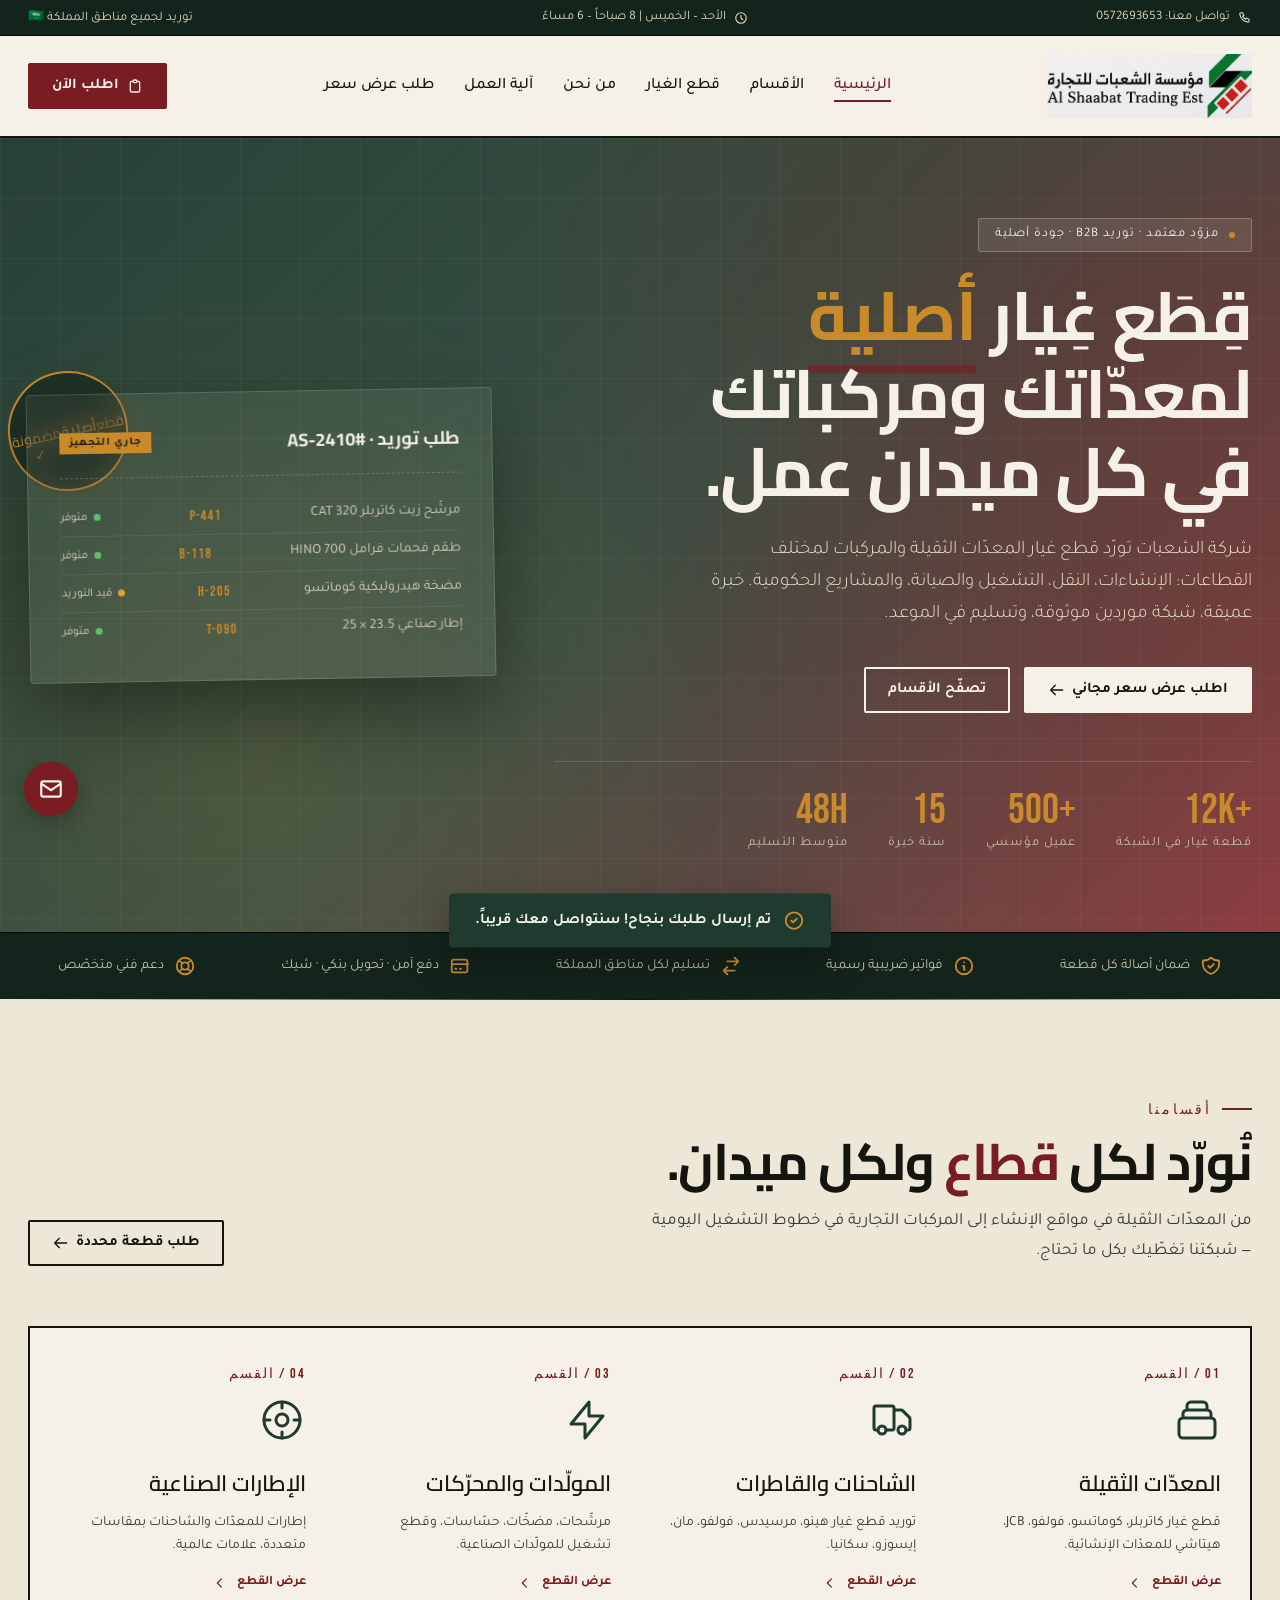
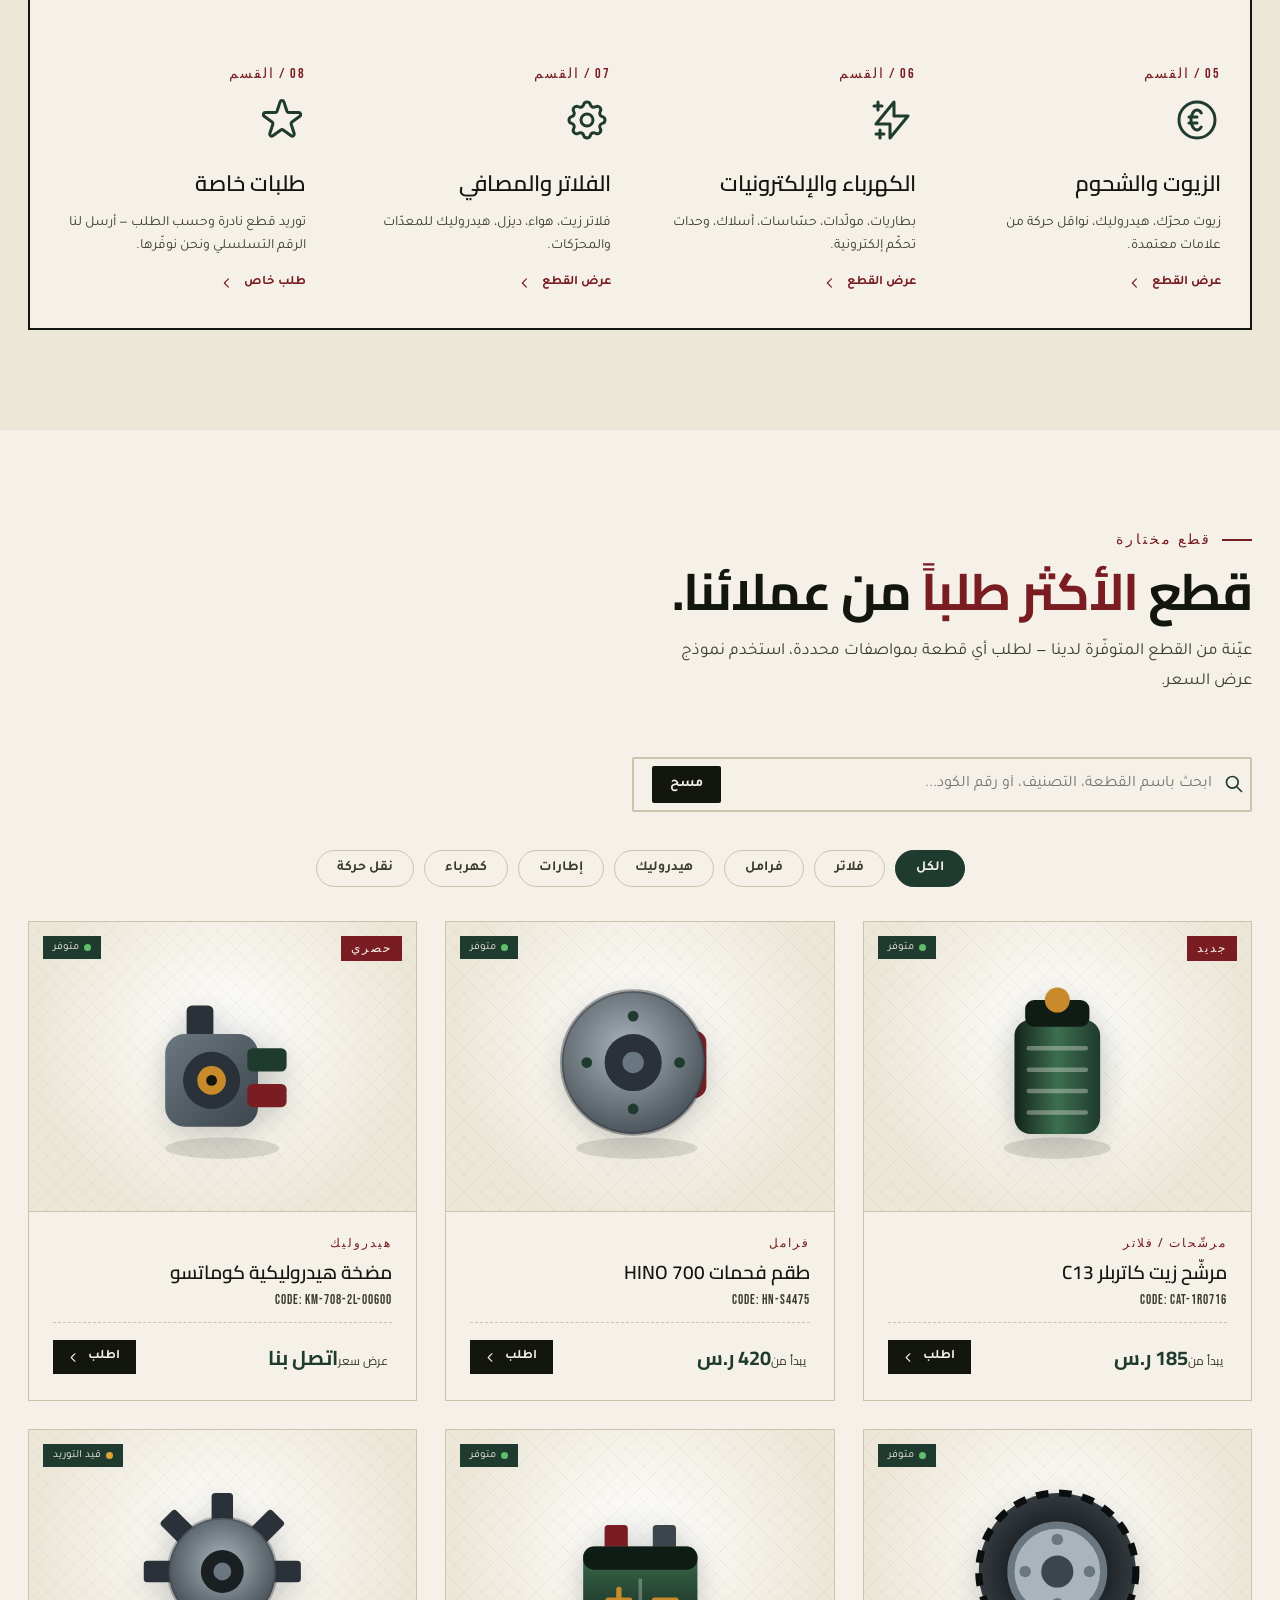
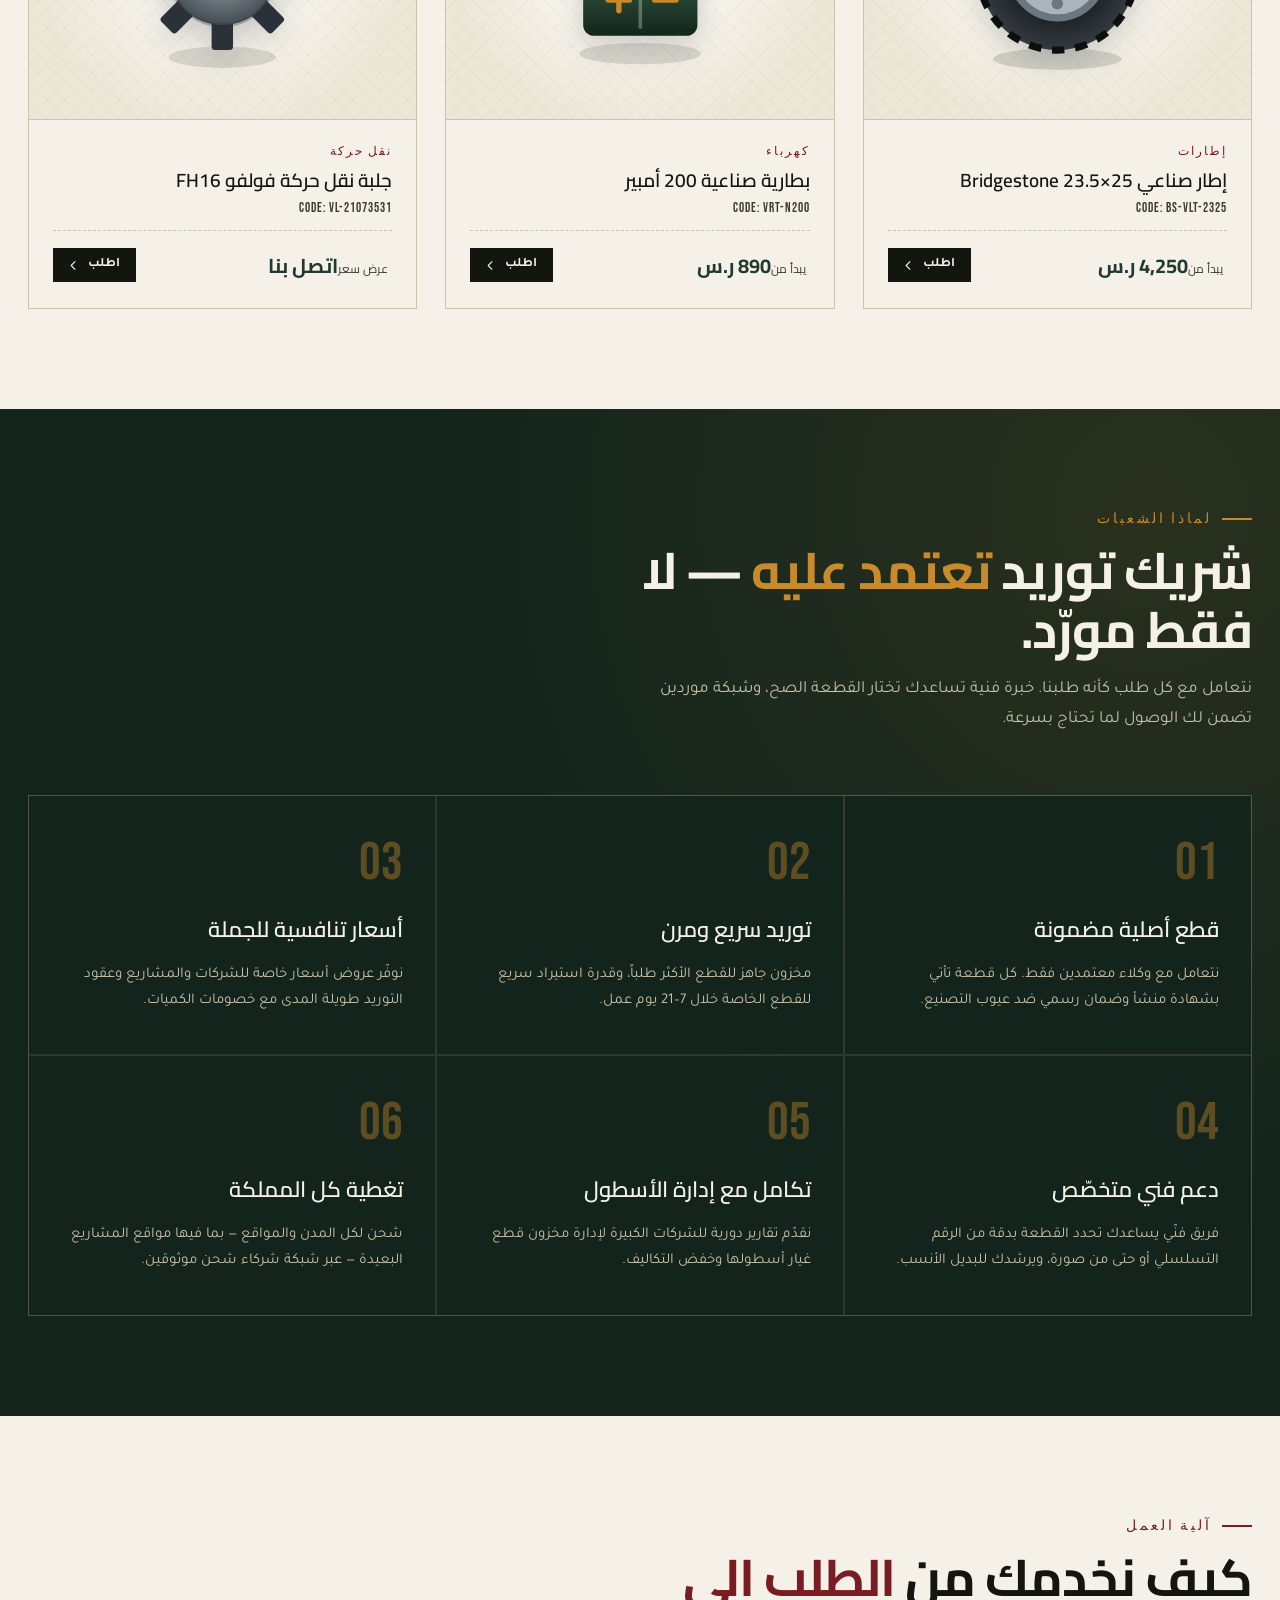
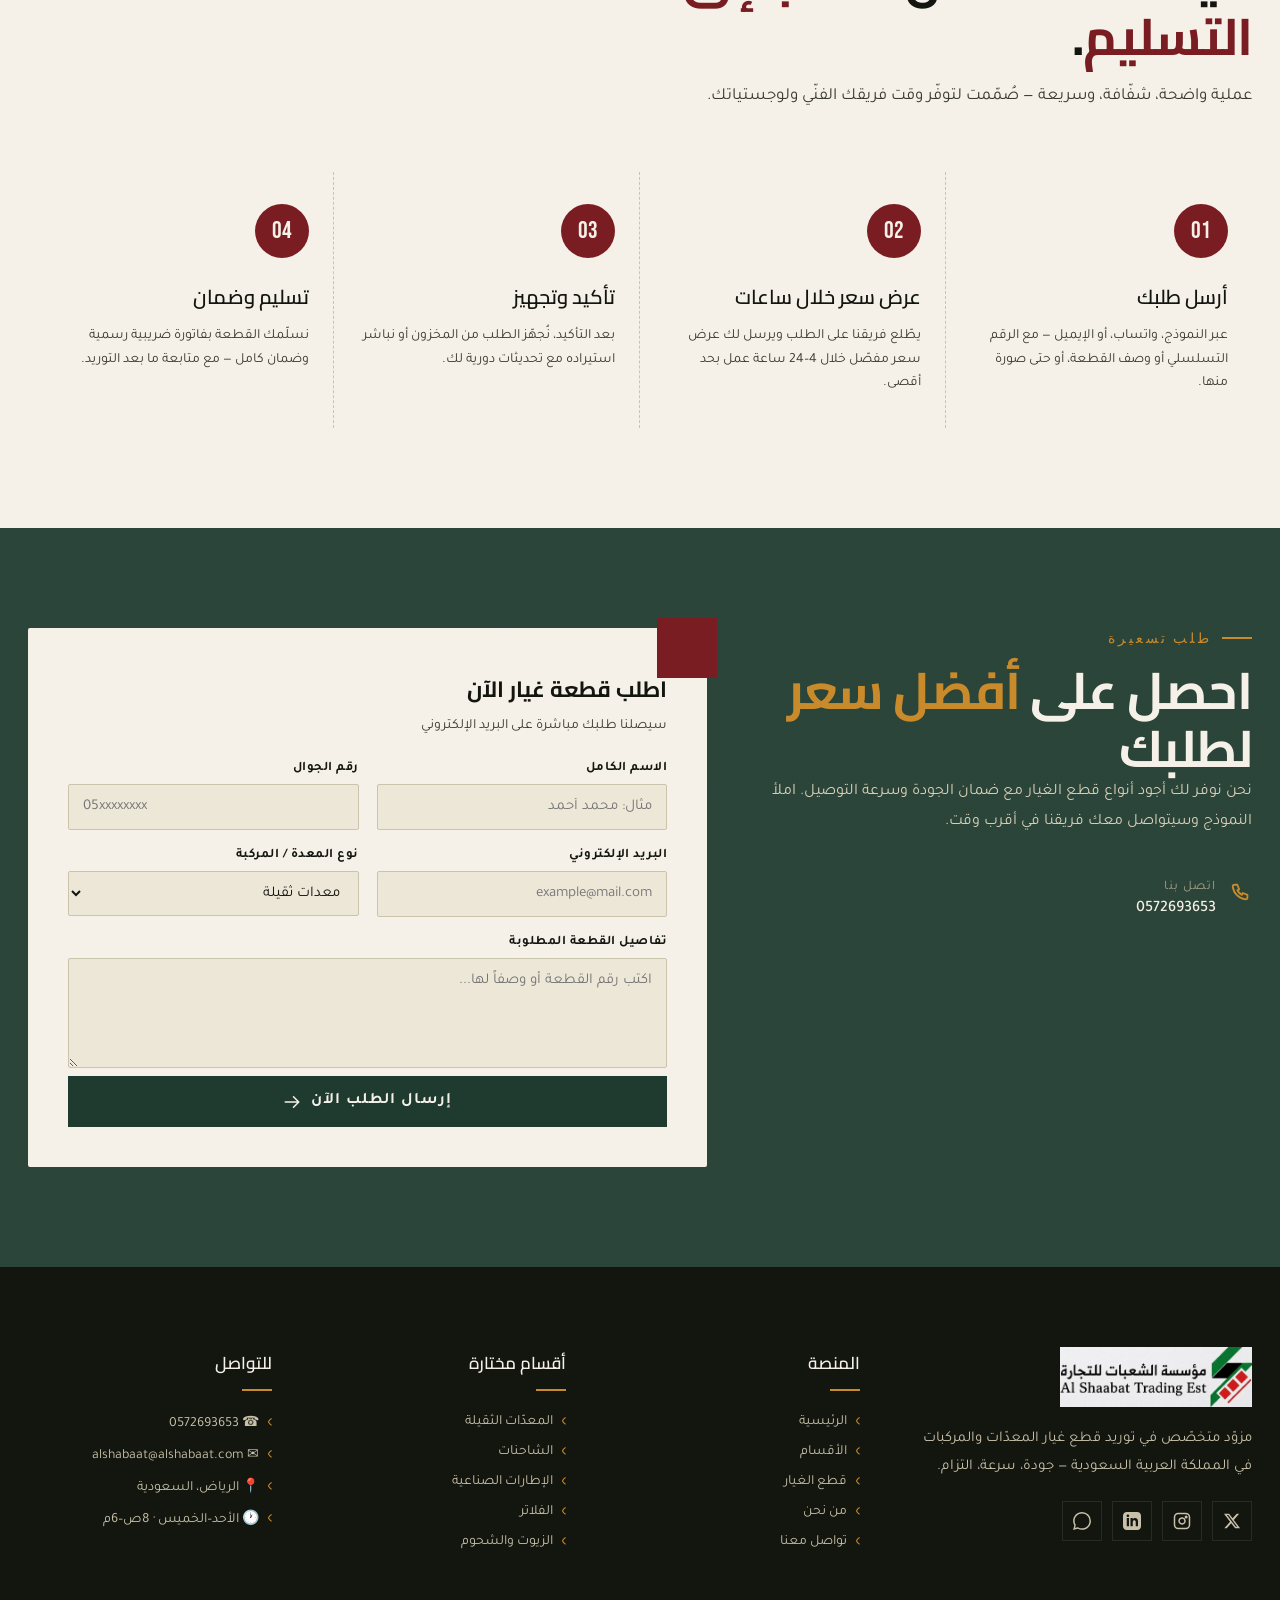
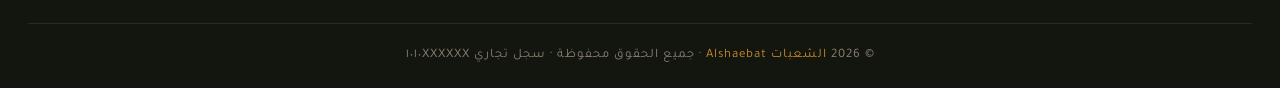
<file: SpareParts.html>
<!DOCTYPE html>
<html lang="ar" dir="rtl">
<head>
<meta charset="UTF-8" />
<meta name="viewport" content="width=device-width, initial-scale=1.0" />
<title>الشعبات | Alshaebat — توريد قطع غيار المعدّات والمركبات</title>
<link rel="preconnect" href="https://fonts.googleapis.com">
<link rel="preconnect" href="https://fonts.gstatic.com" crossorigin>
<link href="https://fonts.googleapis.com/css2?family=Cairo:wght@400;500;600;700;800;900&family=Tajawal:wght@300;400;500;700;800;900&family=Bebas+Neue&display=swap" rel="stylesheet">
<style>
  :root{
    --green:#1f3a2e;       /* الأخضر الداكن من الشعار */
    --green-deep:#13241c;
    --red:#7a1d22;         /* الأحمر العنابي من الشعار */
    --red-deep:#5a0f14;
    --cream:#f5f1e8;       /* خلفية كريمية */
    --paper:#ede7d8;
    --ink:#13150f;         /* نص أساسي */
    --ink-soft:#3a3a30;
    --line:#cbc4ad;
    --accent:#c98a2b;      /* لمسة برتقالية صناعية */
  }
  *{box-sizing:border-box;margin:0;padding:0}
  html,body{background:var(--cream);color:var(--ink);font-family:'Tajawal',sans-serif;-webkit-font-smoothing:antialiased}
  body{overflow-x:hidden}
  a{color:inherit;text-decoration:none}
  img{display:block;max-width:100%}
  button{font-family:inherit;cursor:pointer;border:none;background:none}

  /* ============ شريط علوي صغير ============ */
  .ribbon{
    background:var(--green-deep);color:#dcd3b8;font-size:13px;
    padding:8px 0;border-bottom:1px solid #000;
  }
  .ribbon-wrap{max-width:1280px;margin:0 auto;padding:0 28px;display:flex;justify-content:space-between;align-items:center;flex-wrap:wrap;gap:12px}
  .ribbon-wrap span{display:inline-flex;align-items:center;gap:8px}
  .ribbon-wrap svg{width:14px;height:14px}

  /* ============ الهيدر والشعار ============ */
  header{
    background:var(--cream);
    border-bottom:2px solid var(--ink);
    position:sticky;top:0;z-index:100;
  }
  .nav{
    max-width:1280px;margin:0 auto;padding:18px 28px;
    display:flex;align-items:center;justify-content:space-between;gap:32px;
  }
  .brand{display:flex;align-items:center;gap:14px}
  .logo-mark{height:64px;width:auto;flex-shrink:0;display:block}
  .brand-text{display:flex;flex-direction:column;line-height:1}
  .brand-ar{font-family:'Cairo',sans-serif;font-size:26px;font-weight:700;color:var(--green);letter-spacing:-.5px}
  .brand-en{font-family:'Bebas Neue',sans-serif;font-size:14px;letter-spacing:3px;color:var(--red);margin-top:4px}

  nav ul{display:flex;list-style:none;gap:30px;align-items:center}
  nav a{font-weight:500;font-size:16px;position:relative;padding:6px 0;transition:color .2s}
  nav a:hover{color:var(--red)}
  nav a::after{content:"";position:absolute;bottom:-2px;right:0;width:0;height:2px;background:var(--red);transition:width .25s}
  nav a:hover::after{width:100%}

  .header-cta{display:flex;align-items:center;gap:14px}
  .btn{
    display:inline-flex;align-items:center;gap:8px;padding:12px 22px;
    font-weight:700;font-size:15px;border-radius:2px;transition:all .25s;
    border:2px solid transparent;
  }
  .btn-primary{background:var(--red);color:var(--cream)}
  .btn-primary:hover{background:var(--red-deep);transform:translateY(-1px)}
  .btn-ghost{border-color:var(--ink);color:var(--ink)}
  .btn-ghost:hover{background:var(--ink);color:var(--cream)}
  .btn svg{width:16px;height:16px}

  .menu-toggle{display:none;width:42px;height:42px;border:2px solid var(--ink);border-radius:2px;align-items:center;justify-content:center}
  .menu-toggle span{display:block;width:18px;height:2px;background:var(--ink);position:relative}
  .menu-toggle span::before,.menu-toggle span::after{content:"";position:absolute;width:18px;height:2px;background:var(--ink);right:0}
  .menu-toggle span::before{top:-6px}
  .menu-toggle span::after{top:6px}

  /* ============ البطل (Hero) ============ */
  .hero{
    position:relative;
    background:
      linear-gradient(135deg, rgba(31,58,46,.96) 0%, rgba(31,58,46,.88) 50%, rgba(122,29,34,.85) 100%),
      repeating-linear-gradient(45deg, transparent 0 30px, rgba(255,255,255,.02) 30px 31px);
    color:var(--cream);
    overflow:hidden;
    min-height:78vh;
    display:flex;align-items:center;
    padding:80px 0;
  }
  .hero::before{
    content:"";position:absolute;inset:0;
    background-image:
      radial-gradient(circle at 20% 80%, rgba(201,138,43,.15), transparent 40%),
      radial-gradient(circle at 85% 20%, rgba(122,29,34,.3), transparent 50%);
    pointer-events:none;
  }
  /* خطوط هندسية زخرفية */
  .hero-grid{
    position:absolute;inset:0;
    background-image:
      linear-gradient(rgba(245,241,232,.04) 1px, transparent 1px),
      linear-gradient(90deg, rgba(245,241,232,.04) 1px, transparent 1px);
    background-size:60px 60px;
    pointer-events:none;
  }
  .hero-wrap{
    max-width:1280px;margin:0 auto;padding:0 28px;
    display:grid;grid-template-columns:1.2fr .8fr;gap:60px;align-items:center;
    position:relative;z-index:2;width:100%;
  }
  .hero-tag{
    display:inline-flex;align-items:center;gap:10px;
    background:rgba(245,241,232,.1);border:1px solid rgba(245,241,232,.25);
    padding:8px 16px;border-radius:2px;font-size:13px;letter-spacing:1px;
    margin-bottom:24px;
  }
  .hero-tag::before{content:"";width:6px;height:6px;background:var(--accent);border-radius:50%}
  h1.hero-title{
    font-family:'Cairo',sans-serif;font-weight:700;
    font-size:clamp(36px,5.5vw,68px);line-height:1.15;letter-spacing:-1px;
    margin-bottom:24px;
  }
  h1.hero-title em{font-style:normal;color:var(--accent);position:relative}
  h1.hero-title em::after{
    content:"";position:absolute;bottom:6px;right:0;width:100%;height:8px;
    background:var(--red);z-index:-1;opacity:.6;
  }
  .hero-sub{
    font-size:19px;line-height:1.7;max-width:560px;color:#e8e0c8;margin-bottom:36px;font-weight:300;
  }
  .hero-actions{display:flex;gap:14px;flex-wrap:wrap;margin-bottom:48px}
  .btn-light{background:var(--cream);color:var(--ink)}
  .btn-light:hover{background:#fff;transform:translateY(-1px)}
  .btn-outline-light{border-color:var(--cream);color:var(--cream)}
  .btn-outline-light:hover{background:var(--cream);color:var(--ink)}

  .hero-stats{display:flex;gap:40px;flex-wrap:wrap;padding-top:28px;border-top:1px solid rgba(245,241,232,.15)}
  .hero-stat .num{font-family:'Bebas Neue';font-size:42px;color:var(--accent);line-height:1}
  .hero-stat .lbl{font-size:13px;color:#c8c0a8;letter-spacing:1px;margin-top:4px}

  /* بطاقة جانبية في البطل */
  .hero-visual{
    position:relative;
  }
  .hero-card{
    background:rgba(245,241,232,.06);backdrop-filter:blur(12px);
    border:1px solid rgba(245,241,232,.15);
    padding:32px;border-radius:4px;
    transform:rotate(-1deg);
    box-shadow:0 30px 80px rgba(0,0,0,.4);
  }
  .hero-card-head{display:flex;justify-content:space-between;align-items:center;padding-bottom:18px;border-bottom:1px dashed rgba(245,241,232,.2);margin-bottom:20px}
  .hero-card-head h4{font-family:'Cairo';font-size:18px}
  .hero-card-head .badge{background:var(--accent);color:var(--ink);padding:4px 10px;font-size:11px;font-weight:700;letter-spacing:1px}
  .part-line{display:flex;justify-content:space-between;align-items:center;padding:10px 0;font-size:14px;color:#d8d0b8}
  .part-line:not(:last-child){border-bottom:1px solid rgba(245,241,232,.08)}
  .part-line .code{font-family:'Bebas Neue';letter-spacing:1px;color:var(--accent)}
  .part-line .status{display:inline-flex;align-items:center;gap:6px;font-size:12px}
  .dot{width:7px;height:7px;border-radius:50%;background:#5fbf6a}
  .dot.amber{background:#e0a236}
  .stamp{
    position:absolute;top:-20px;left:-20px;
    width:120px;height:120px;border:2px solid var(--accent);border-radius:50%;
    display:flex;align-items:center;justify-content:center;text-align:center;
    font-family:'Cairo';color:var(--accent);font-size:14px;line-height:1.3;
    transform:rotate(-12deg);background:rgba(19,36,28,.6);
    padding:14px;
  }

  /* ============ شريط الثقة ============ */
  .trust-bar{background:var(--green-deep);padding:22px 0;border-top:1px solid #000}
  .trust-wrap{max-width:1280px;margin:0 auto;padding:0 28px;display:flex;justify-content:space-around;align-items:center;flex-wrap:wrap;gap:24px}
  .trust-item{color:#c8c0a8;font-size:14px;display:flex;align-items:center;gap:10px}
  .trust-item svg{width:22px;height:22px;color:var(--accent)}

  /* ============ الأقسام العامة ============ */
  section{padding:100px 0;position:relative}
  .container{max-width:1280px;margin:0 auto;padding:0 28px}
  .section-head{margin-bottom:60px;display:flex;justify-content:space-between;align-items:flex-end;gap:30px;flex-wrap:wrap}
  .section-head-inner{max-width:680px}
  .eyebrow{
    display:inline-flex;align-items:center;gap:10px;
    font-family:'Bebas Neue';letter-spacing:3px;color:var(--red);font-size:14px;margin-bottom:14px;
  }
  .eyebrow::before{content:"";width:30px;height:2px;background:var(--red)}
  h2.section-title{
    font-family:'Cairo';font-weight:700;
    font-size:clamp(32px,4vw,52px);line-height:1.15;color:var(--ink);letter-spacing:-1px;
  }
  h2.section-title span{color:var(--red)}
  .section-desc{font-size:17px;color:var(--ink-soft);margin-top:16px;line-height:1.75;max-width:600px}

  /* ============ الأقسام (التصنيفات) ============ */
  .cats{background:var(--paper);position:relative}
  .cats::before{
    content:"";position:absolute;top:0;left:0;right:0;height:1px;
    background:linear-gradient(90deg,transparent,var(--ink),transparent);
  }
  .cats-grid{display:grid;grid-template-columns:repeat(4,1fr);gap:0;border:2px solid var(--ink);background:var(--ink)}
  .cat{
    background:var(--cream);padding:36px 28px;
    transition:all .35s;cursor:pointer;
    border:1px solid transparent;
    position:relative;overflow:hidden;
    min-height:260px;display:flex;flex-direction:column;justify-content:space-between;
  }
  .cat:hover{background:var(--green);color:var(--cream)}
  .cat:hover .cat-num,.cat:hover .cat-arrow{color:var(--accent)}
  .cat:hover h3{color:var(--cream)}
  .cat-num{font-family:'Bebas Neue';font-size:14px;letter-spacing:2px;color:var(--red);margin-bottom:auto}
  .cat-icon{width:48px;height:48px;color:var(--green);margin:14px 0 18px;transition:color .35s}
  .cat:hover .cat-icon{color:var(--accent)}
  .cat h3{font-family:'Cairo';font-size:22px;font-weight:600;margin-bottom:8px;transition:color .35s}
  .cat p{font-size:14px;color:var(--ink-soft);line-height:1.6;margin-bottom:18px}
  .cat:hover p{color:#d8d0b8}
  .cat-arrow{display:inline-flex;align-items:center;gap:8px;font-size:13px;font-weight:700;color:var(--red);transition:color .35s}
  .cat-arrow svg{width:14px;height:14px;transition:transform .3s}
  .cat:hover .cat-arrow svg{transform:translateX(-6px)}

  /* ============ المنتجات المميزة ============ */
  .products-grid{display:grid;grid-template-columns:repeat(3,1fr);gap:28px}
  .product{
    background:var(--cream);border:1px solid var(--line);
    transition:all .3s;overflow:hidden;display:flex;flex-direction:column;
  }
  .product:hover{border-color:var(--ink);transform:translateY(-4px);box-shadow:0 20px 40px rgba(19,21,15,.12)}
  .product-img{
    aspect-ratio:4/3;
    background:radial-gradient(circle at 50% 40%, #ffffff, var(--paper) 72%);
    position:relative;
    display:flex;align-items:center;justify-content:center;overflow:hidden;
    border-bottom:1px solid var(--line);
  }
  .product-img::before{
    content:"";position:absolute;inset:0;
    background-image:
      linear-gradient(45deg,transparent 48%,rgba(19,21,15,.04) 48% 52%,transparent 52%),
      linear-gradient(-45deg,transparent 48%,rgba(19,21,15,.04) 48% 52%,transparent 52%);
    background-size:18px 18px;
  }
  /* هالة خلف الرسم التوضيحي */
  .product-img::after{
    content:"";position:absolute;width:150px;height:150px;border-radius:50%;
    background:radial-gradient(circle, rgba(31,58,46,.10), transparent 70%);
    z-index:1;transition:transform .45s ease;
  }
  .product:hover .product-img::after{transform:scale(1.15)}
  /* الرسم التوضيحي للقطعة */
  .product-img svg{position:relative;z-index:2}
  .product-img .product-illu{
    width:74%;height:74%;
    filter:drop-shadow(0 8px 14px rgba(19,21,15,.18));
    transition:transform .45s cubic-bezier(.2,.7,.3,1.2);
  }
  .product:hover .product-illu{transform:scale(1.07) translateY(-3px)}

  /* ============ شريط الفلترة ============ */
  .cat-filter{display:flex;flex-wrap:wrap;gap:10px;justify-content:center;margin-bottom:34px}
  .cat-filter .fbtn{
    background:var(--cream);border:1.5px solid var(--line);color:var(--ink-soft);
    padding:9px 20px;border-radius:50px;font-family:inherit;font-size:14px;font-weight:600;
    cursor:pointer;transition:all .2s;
  }
  .cat-filter .fbtn:hover{border-color:var(--green);color:var(--green)}
  .cat-filter .fbtn.active{background:var(--green);color:var(--cream);border-color:var(--green)}
  .product.hidden{display:none}

  .badge-new{
    position:absolute;top:14px;right:14px;z-index:3;
    background:var(--red);color:var(--cream);font-family:'Bebas Neue';letter-spacing:2px;
    font-size:12px;padding:5px 10px;
  }
  .badge-stock{
    position:absolute;top:14px;left:14px;z-index:3;
    background:var(--green);color:var(--cream);font-size:11px;padding:5px 10px;
    display:inline-flex;align-items:center;gap:5px;
  }
  .product-body{padding:24px;flex:1;display:flex;flex-direction:column}
  .product-cat{font-size:12px;color:var(--red);letter-spacing:2px;font-family:'Bebas Neue';margin-bottom:8px}
  .product h4{font-family:'Cairo';font-size:19px;font-weight:600;margin-bottom:6px;line-height:1.4}
  .product-code{font-size:13px;color:var(--ink-soft);margin-bottom:14px;font-family:'Bebas Neue';letter-spacing:1px}
  .product-meta{display:flex;justify-content:space-between;align-items:center;padding-top:16px;border-top:1px dashed var(--line);margin-top:auto}
  .product-price{font-family:'Cairo';font-size:20px;font-weight:700;color:var(--green)}
  .product-price small{font-size:12px;color:var(--ink-soft);font-weight:400;margin-right:4px}
  .ask{
    background:var(--ink);color:var(--cream);padding:9px 16px;font-size:13px;font-weight:700;
    transition:background .25s;display:inline-flex;align-items:center;gap:6px;
  }
  .ask:hover{background:var(--red)}
  .ask svg{width:13px;height:13px}

  /* ============ لماذا نحن ============ */
  .why{
    background:var(--green-deep);color:var(--cream);
    position:relative;overflow:hidden;
  }
  .why::before{
    content:"";position:absolute;inset:0;
    background-image:radial-gradient(circle at 90% 10%, rgba(201,138,43,.12),transparent 50%);
  }
  .why .eyebrow{color:var(--accent)}
  .why .eyebrow::before{background:var(--accent)}
  .why h2.section-title{color:var(--cream)}
  .why h2.section-title span{color:var(--accent)}
  .why .section-desc{color:#c8c0a8}
  .features{display:grid;grid-template-columns:repeat(3,1fr);gap:2px;background:rgba(245,241,232,.1);border:1px solid rgba(245,241,232,.15);margin-top:20px}
  .feat{padding:40px 32px;background:var(--green-deep);transition:background .3s}
  .feat:hover{background:#0b1812}
  .feat-num{font-family:'Bebas Neue';font-size:54px;color:var(--accent);line-height:1;opacity:.4}
  .feat h4{font-family:'Cairo';font-size:22px;margin:18px 0 12px;font-weight:600}
  .feat p{color:#c8c0a8;line-height:1.75;font-size:15px}

  /* ============ كيف نعمل ============ */
  .how{background:var(--cream)}
  .steps{display:grid;grid-template-columns:repeat(4,1fr);gap:0;position:relative}
  .step{padding:32px 24px;border-right:1px dashed var(--line);position:relative}
  .step:first-child{border-right:none}
  .step-num{
    width:54px;height:54px;border-radius:50%;
    background:var(--red);color:var(--cream);
    display:flex;align-items:center;justify-content:center;
    font-family:'Bebas Neue';font-size:24px;margin-bottom:20px;
    position:relative;
  }
  .step:hover .step-num{background:var(--green)}
  .step h4{font-family:'Cairo';font-size:20px;margin-bottom:10px;font-weight:600}
  .step p{color:var(--ink-soft);line-height:1.7;font-size:14px}

  /* ============ نموذج الطلب ============ */
  .order{
    background:
      linear-gradient(rgba(31,58,46,.94),rgba(31,58,46,.94)),
      repeating-linear-gradient(-45deg, transparent 0 40px, rgba(245,241,232,.03) 40px 41px);
    color:var(--cream);
  }
  .order .eyebrow{color:var(--accent)}
  .order .eyebrow::before{background:var(--accent)}
  .order h2.section-title{color:var(--cream)}
  .order h2.section-title span{color:var(--accent)}
  .order-grid{display:grid;grid-template-columns:1fr 1.4fr;gap:60px;align-items:start}
  .order-info h3{font-family:'Cairo';font-size:24px;margin-bottom:20px}
  .order-info p{color:#d8d0b8;line-height:1.85;margin-bottom:24px;font-size:16px}
  .contact-block{display:flex;gap:14px;align-items:flex-start;padding:18px 0;border-bottom:1px solid rgba(245,241,232,.12)}
  .contact-block:last-child{border-bottom:none}
  .contact-block svg{width:22px;height:22px;color:var(--accent);flex-shrink:0;margin-top:2px}
  .contact-block .lbl{font-size:13px;color:#a8a088;letter-spacing:1px;margin-bottom:4px}
  .contact-block .val{font-size:16px;font-weight:500}

  form{background:var(--cream);padding:40px;color:var(--ink);border-radius:2px;position:relative}
  form::before{
    content:"";position:absolute;top:-10px;right:-10px;width:60px;height:60px;
    background:var(--red);z-index:-1;
  }
  form h3{font-family:'Cairo';font-size:22px;margin-bottom:8px}
  form .form-sub{color:var(--ink-soft);font-size:14px;margin-bottom:26px}
  .form-row{display:grid;grid-template-columns:1fr 1fr;gap:18px;margin-bottom:18px}
  .field{display:flex;flex-direction:column}
  .field label{font-size:13px;font-weight:700;margin-bottom:7px;letter-spacing:.5px}
  .field input,.field select,.field textarea{
    padding:13px 14px;border:1.5px solid var(--line);background:var(--paper);
    font-family:inherit;font-size:15px;color:var(--ink);transition:border-color .2s;
    border-radius:2px;
  }
  .field input:focus,.field select:focus,.field textarea:focus{outline:none;border-color:var(--green);background:#fff}
  .field textarea{resize:vertical;min-height:110px}
  .field.full{grid-column:1/-1}
  .submit-btn{
    width:100%;background:var(--green);color:var(--cream);padding:16px;
    font-weight:700;font-size:16px;letter-spacing:1px;
    transition:all .25s;margin-top:8px;
    display:inline-flex;align-items:center;justify-content:center;gap:10px;
  }
  .submit-btn:hover{background:var(--ink)}
  .submit-btn svg{width:18px;height:18px}

  /* ============ الفوتر ============ */
  footer{background:var(--ink);color:#c8c0a8;padding:80px 0 0}
  .footer-grid{display:grid;grid-template-columns:1.4fr 1fr 1fr 1fr;gap:50px;padding-bottom:60px;border-bottom:1px solid #2a2a20}
  .foot-brand .logo-mark{height:60px;width:auto;margin-bottom:18px}
  .foot-brand p{line-height:1.85;font-size:15px;margin:18px 0}
  .socials{display:flex;gap:10px;margin-top:20px}
  .socials a{
    width:40px;height:40px;border:1px solid #2a2a20;display:flex;align-items:center;justify-content:center;
    transition:all .25s;color:#c8c0a8;
  }
  .socials a:hover{background:var(--accent);border-color:var(--accent);color:var(--ink)}
  .socials svg{width:18px;height:18px}

  .foot-col h5{font-family:'Cairo';color:var(--cream);font-size:17px;margin-bottom:22px;font-weight:600;position:relative;padding-bottom:12px}
  .foot-col h5::after{content:"";position:absolute;bottom:0;right:0;width:30px;height:2px;background:var(--accent)}
  .foot-col ul{list-style:none}
  .foot-col li{margin-bottom:12px;font-size:14px;transition:color .2s;cursor:pointer;display:flex;align-items:center;gap:8px}
  .foot-col li:hover{color:var(--accent)}
  .foot-col li::before{content:"›";color:var(--accent);font-size:18px;line-height:1}

  .copyright{padding:24px 0;text-align:center;font-size:13px;letter-spacing:1px;color:#8a8270}
  .copyright span{color:var(--accent)}

  /* ============ تجاوب ============ */
  @media (max-width: 1024px){
    .hero-wrap{grid-template-columns:1fr;gap:50px}
    .cats-grid{grid-template-columns:repeat(2,1fr)}
    .products-grid{grid-template-columns:repeat(2,1fr)}
    .features{grid-template-columns:repeat(2,1fr)}
    .steps{grid-template-columns:repeat(2,1fr)}
    .step{border-right:none;border-bottom:1px dashed var(--line);padding-bottom:24px}
    .order-grid{grid-template-columns:1fr;gap:40px}
    .footer-grid{grid-template-columns:repeat(2,1fr);gap:40px}
  }
  @media (max-width: 720px){
    nav ul{display:none}
    .menu-toggle{display:flex}
    .header-cta .btn{display:none}
    .cats-grid,.products-grid,.features,.steps,.footer-grid{grid-template-columns:1fr}
    section{padding:70px 0}
    .hero{padding:60px 0;min-height:auto}
    .form-row{grid-template-columns:1fr}
    .hero-stats{gap:24px}
    .stamp{display:none}
    .section-head{flex-direction:column;align-items:flex-start}
  }

  /* ============ أنيميشن ============ */
  @keyframes fadeUp{
    from{opacity:0;transform:translateY(24px)}
    to{opacity:1;transform:translateY(0)}
  }
  .hero-tag,h1.hero-title,.hero-sub,.hero-actions,.hero-stats{animation:fadeUp .8s ease both}
  h1.hero-title{animation-delay:.1s}
  .hero-sub{animation-delay:.25s}
  .hero-actions{animation-delay:.4s}
  .hero-stats{animation-delay:.55s}
  .hero-visual{animation:fadeUp 1s ease .3s both}

  /* ============ ظهور تدريجي عند التمرير ============ */
  .reveal{opacity:0;transform:translateY(30px);transition:opacity .7s ease,transform .7s ease}
  .reveal.in{opacity:1;transform:translateY(0)}
  @media (prefers-reduced-motion: reduce){
    .reveal{opacity:1;transform:none;transition:none}
  }

  /* ============ هيدر عند التمرير + القسم النشط ============ */
  header.scrolled{box-shadow:0 6px 24px rgba(19,21,15,.12)}
  nav a.active{color:var(--red)}
  nav a.active::after{width:100%}

  /* ============ قائمة الجوال ============ */
  .menu-toggle span{transition:background .2s}
  .menu-toggle span::before,.menu-toggle span::after{transition:transform .25s,top .25s}
  .menu-toggle.open span{background:transparent}
  .menu-toggle.open span::before{top:0;transform:rotate(45deg)}
  .menu-toggle.open span::after{top:0;transform:rotate(-45deg)}
  @media (max-width: 720px){
    nav{position:fixed;inset:0 0 auto 0;top:0;background:var(--green-deep);
      transform:translateY(-110%);transition:transform .35s ease;z-index:90;
      padding:90px 28px 32px;box-shadow:0 20px 60px rgba(0,0,0,.4)}
    nav.open{transform:translateY(0)}
    nav ul{display:flex !important;flex-direction:column;gap:6px}
    nav a{display:block;color:var(--cream);font-size:18px;padding:14px 4px;
      border-bottom:1px solid rgba(245,241,232,.1)}
    nav a:hover{color:var(--accent)}
    nav a::after{display:none}
    .menu-toggle{position:relative;z-index:95}
    body.nav-open{overflow:hidden}
  }

  /* ============ شريط البحث عن قطعة ============ */
  .product-search{
    display:flex;align-items:center;gap:12px;flex-wrap:wrap;
    background:var(--cream);border:2px solid var(--line);border-radius:2px;
    padding:6px 6px 6px 18px;margin-bottom:38px;max-width:620px;
    transition:border-color .2s;
  }
  .product-search:focus-within{border-color:var(--green)}
  .product-search svg{width:20px;height:20px;color:var(--green);flex-shrink:0}
  .product-search input{
    flex:1;min-width:160px;border:none;background:none;font-family:inherit;
    font-size:16px;color:var(--ink);padding:10px 0;
  }
  .product-search input:focus{outline:none}
  .product-search .clear-search{
    background:var(--ink);color:var(--cream);padding:10px 18px;font-size:14px;
    font-weight:700;border-radius:2px;transition:background .2s;white-space:nowrap;
  }
  .product-search .clear-search:hover{background:var(--red)}
  .no-results{
    grid-column:1/-1;text-align:center;padding:48px 20px;color:var(--ink-soft);
    font-size:17px;border:1px dashed var(--line);
  }
  .no-results strong{color:var(--red)}

  /* ============ أزرار عائمة ============ */
  .fab-stack{position:fixed;bottom:24px;left:24px;z-index:200;display:flex;flex-direction:column;gap:12px}
  .fab{
    width:54px;height:54px;border-radius:50%;display:flex;align-items:center;justify-content:center;
    box-shadow:0 8px 24px rgba(0,0,0,.25);transition:transform .25s,box-shadow .25s;
  }
  .fab:hover{transform:translateY(-3px);box-shadow:0 12px 30px rgba(0,0,0,.32)}
  .fab svg{width:26px;height:26px}
  .fab-email{background:var(--red);color:var(--cream);position:relative}
  .fab-email:hover{background:var(--red-deep)}
  .fab-email::after{content:"";position:absolute;inset:0;border-radius:50%;border:2px solid var(--red);animation:fabPulse 2.2s ease-out infinite}
  @keyframes fabPulse{0%{transform:scale(1);opacity:.7}100%{transform:scale(1.6);opacity:0}}
  @media (prefers-reduced-motion: reduce){.fab-email::after{animation:none}}
  .fab-top{
    background:var(--green);color:var(--cream);width:48px;height:48px;
    opacity:0;visibility:hidden;transition:opacity .3s,visibility .3s,transform .25s,background .2s;
  }
  .fab-top:hover{background:var(--red)}
  .fab-top.show{opacity:1;visibility:visible}
  .fab-top svg{width:22px;height:22px}

  /* ============ رسالة نجاح الإرسال ============ */
  .toast{
    position:fixed;bottom:28px;right:50%;transform:translate(50%,140%);
    background:var(--green);color:var(--cream);padding:16px 26px;border-radius:4px;
    box-shadow:0 14px 40px rgba(0,0,0,.3);z-index:300;display:flex;align-items:center;gap:12px;
    font-weight:600;font-size:15px;transition:transform .4s cubic-bezier(.2,.9,.3,1.3);max-width:90vw;
  }
  .toast.show{transform:translate(50%,0)}
  .toast svg{width:22px;height:22px;color:var(--accent);flex-shrink:0}
</style>
</head>
<body>

<!-- شعار الشعبات الأصلي -->

<!-- ============ شريط علوي ============ -->
<div class="ribbon">
  <div class="ribbon-wrap">
    <span>
      <svg fill="none" stroke="currentColor" stroke-width="2" viewBox="0 0 24 24"><path stroke-linecap="round" stroke-linejoin="round" d="M3 5a2 2 0 012-2h3l2 5-2 1a11 11 0 005 5l1-2 5 2v3a2 2 0 01-2 2A16 16 0 013 5z"/></svg>
      تواصل معنا: 0572693653
    </span>
    <span>
      <svg fill="none" stroke="currentColor" stroke-width="2" viewBox="0 0 24 24"><path stroke-linecap="round" stroke-linejoin="round" d="M12 8v4l3 3m6-3a9 9 0 11-18 0 9 9 0 0118 0z"/></svg>
      الأحد – الخميس | 8 صباحاً – 6 مساءً
    </span>
    <span>توريد لجميع مناطق المملكة 🇸🇦</span>
  </div>
</div>

<!-- ============ الهيدر ============ -->
<header>
  <div class="nav">
    <a href="#" class="brand">
      <img class="logo-mark" src="Logo Al shaabat.jpeg" alt="مؤسسة الشعبات للتجارة">
    </a>
    <nav>
      <ul>
        <li><a href="#home">الرئيسية</a></li>
        <li><a href="#cats">الأقسام</a></li>
        <li><a href="#products">قطع الغيار</a></li>
        <li><a href="#why">من نحن</a></li>
        <li><a href="#how">آلية العمل</a></li>
        <li><a href="#order">طلب عرض سعر</a></li>
      </ul>
    </nav>
    <div class="header-cta">
      <a href="#order" class="btn btn-primary">
        <svg fill="none" stroke="currentColor" stroke-width="2" viewBox="0 0 24 24"><path stroke-linecap="round" stroke-linejoin="round" d="M9 5H7a2 2 0 00-2 2v12a2 2 0 002 2h10a2 2 0 002-2V7a2 2 0 00-2-2h-2M9 5a2 2 0 002 2h2a2 2 0 002-2M9 5a2 2 0 012-2h2a2 2 0 012 2"/></svg>
        اطلب الآن
      </a>
      <button type="button" class="menu-toggle" aria-label="القائمة"><span></span></button>
    </div>
  </div>
</header>

<!-- ============ البطل ============ -->
<section class="hero" id="home">
  <div class="hero-grid"></div>
  <div class="hero-wrap">
    <div>
      <span class="hero-tag">مزوّد معتمد · توريد B2B · جودة أصلية</span>
      <h1 class="hero-title">قِطَع غِيار <em>أصلية</em><br/>لمعدّاتك ومركباتك<br/>في كل ميدان عمل.</h1>
      <p class="hero-sub">
        شركة الشعبات تورّد قطع غيار المعدّات الثقيلة والمركبات لمختلف القطاعات: الإنشاءات، النقل، التشغيل والصيانة، والمشاريع الحكومية. خبرة عميقة، شبكة موردين موثوقة، وتسليم في الموعد.
      </p>
      <div class="hero-actions">
        <a href="#order" class="btn btn-light">
          اطلب عرض سعر مجاني
          <svg fill="none" stroke="currentColor" stroke-width="2" viewBox="0 0 24 24"><path stroke-linecap="round" stroke-linejoin="round" d="M11 19l-7-7 7-7m-7 7h18"/></svg>
        </a>
        <a href="#cats" class="btn btn-outline-light">تصفّح الأقسام</a>
      </div>
      <div class="hero-stats">
        <div class="hero-stat"><div class="num">+12K</div><div class="lbl">قطعة غيار في الشبكة</div></div>
        <div class="hero-stat"><div class="num">+500</div><div class="lbl">عميل مؤسسي</div></div>
        <div class="hero-stat"><div class="num">15</div><div class="lbl">سنة خبرة</div></div>
        <div class="hero-stat"><div class="num">48h</div><div class="lbl">متوسط التسليم</div></div>
      </div>
    </div>

    <div class="hero-visual">
      <div class="stamp">قطع<br/><strong>أصلية</strong><br/>مضمونة ✓</div>
      <div class="hero-card">
        <div class="hero-card-head">
          <h4>طلب توريد · #AS-2410</h4>
          <span class="badge">جاري التجهيز</span>
        </div>
        <div class="part-line">
          <span>مرشّح زيت كاتربلر CAT 320</span>
          <span class="code">P-441</span>
          <span class="status"><span class="dot"></span>متوفر</span>
        </div>
        <div class="part-line">
          <span>طقم فحمات فرامل HINO 700</span>
          <span class="code">B-118</span>
          <span class="status"><span class="dot"></span>متوفر</span>
        </div>
        <div class="part-line">
          <span>مضخة هيدروليكية كوماتسو</span>
          <span class="code">H-205</span>
          <span class="status"><span class="dot amber"></span>قيد التوريد</span>
        </div>
        <div class="part-line">
          <span>إطار صناعي 23.5 × 25</span>
          <span class="code">T-090</span>
          <span class="status"><span class="dot"></span>متوفر</span>
        </div>
      </div>
    </div>
  </div>
</section>

<!-- ============ شريط الثقة ============ -->
<div class="trust-bar">
  <div class="trust-wrap">
    <div class="trust-item">
      <svg fill="none" stroke="currentColor" stroke-width="2" viewBox="0 0 24 24"><path stroke-linecap="round" stroke-linejoin="round" d="M9 12l2 2 4-4m5.618-4.016A11.955 11.955 0 0112 2.944a11.955 11.955 0 01-8.618 3.04A12.02 12.02 0 003 9c0 5.591 3.824 10.29 9 11.622 5.176-1.332 9-6.03 9-11.622 0-1.042-.133-2.052-.382-3.016z"/></svg>
      ضمان أصالة كل قطعة
    </div>
    <div class="trust-item">
      <svg fill="none" stroke="currentColor" stroke-width="2" viewBox="0 0 24 24"><path stroke-linecap="round" stroke-linejoin="round" d="M13 16h-1v-4h-1m1-4h.01M21 12a9 9 0 11-18 0 9 9 0 0118 0z"/></svg>
      فواتير ضريبية رسمية
    </div>
    <div class="trust-item">
      <svg fill="none" stroke="currentColor" stroke-width="2" viewBox="0 0 24 24"><path stroke-linecap="round" stroke-linejoin="round" d="M8 7h12m0 0l-4-4m4 4l-4 4m0 6H4m0 0l4 4m-4-4l4-4"/></svg>
      تسليم لكل مناطق المملكة
    </div>
    <div class="trust-item">
      <svg fill="none" stroke="currentColor" stroke-width="2" viewBox="0 0 24 24"><path stroke-linecap="round" stroke-linejoin="round" d="M3 10h18M7 15h1m4 0h1m-7 4h12a2 2 0 002-2V7a2 2 0 00-2-2H5a2 2 0 00-2 2v10a2 2 0 002 2z"/></svg>
      دفع آمن · تحويل بنكي · شيك
    </div>
    <div class="trust-item">
      <svg fill="none" stroke="currentColor" stroke-width="2" viewBox="0 0 24 24"><path stroke-linecap="round" stroke-linejoin="round" d="M18.364 5.636l-3.536 3.536m0 5.656l3.536 3.536M9.172 9.172L5.636 5.636m3.536 9.192l-3.536 3.536M21 12a9 9 0 11-18 0 9 9 0 0118 0zm-5 0a4 4 0 11-8 0 4 4 0 018 0z"/></svg>
      دعم فني متخصّص
    </div>
  </div>
</div>

<!-- ============ الأقسام ============ -->
<section class="cats" id="cats">
  <div class="container">
    <div class="section-head">
      <div class="section-head-inner">
        <span class="eyebrow">أقسامنا</span>
        <h2 class="section-title">نُورّد لكل <span>قطاع</span> ولكل ميدان.</h2>
        <p class="section-desc">من المعدّات الثقيلة في مواقع الإنشاء إلى المركبات التجارية في خطوط التشغيل اليومية — شبكتنا تغطّيك بكل ما تحتاج.</p>
      </div>
      <a href="#order" class="btn btn-ghost">طلب قطعة محددة
        <svg fill="none" stroke="currentColor" stroke-width="2" viewBox="0 0 24 24"><path stroke-linecap="round" stroke-linejoin="round" d="M11 19l-7-7 7-7m-7 7h18"/></svg>
      </a>
    </div>

    <div class="cats-grid">
      <div class="cat">
        <span class="cat-num">01 / القسم</span>
        <svg class="cat-icon" fill="none" stroke="currentColor" stroke-width="1.5" viewBox="0 0 24 24"><path stroke-linecap="round" stroke-linejoin="round" d="M19 11H5m14 0a2 2 0 012 2v6a2 2 0 01-2 2H5a2 2 0 01-2-2v-6a2 2 0 012-2m14 0V9a2 2 0 00-2-2M5 11V9a2 2 0 012-2m0 0V5a2 2 0 012-2h6a2 2 0 012 2v2M7 7h10"/></svg>
        <h3>المعدّات الثقيلة</h3>
        <p>قطع غيار كاتربلر، كوماتسو، فولفو، JCB، هيتاشي للمعدّات الإنشائية.</p>
        <span class="cat-arrow">عرض القطع
          <svg fill="none" stroke="currentColor" stroke-width="2" viewBox="0 0 24 24"><path stroke-linecap="round" stroke-linejoin="round" d="M11 19l-7-7 7-7"/></svg>
        </span>
      </div>

      <div class="cat">
        <span class="cat-num">02 / القسم</span>
        <svg class="cat-icon" fill="none" stroke="currentColor" stroke-width="1.5" viewBox="0 0 24 24"><path stroke-linecap="round" stroke-linejoin="round" d="M9 17a2 2 0 11-4 0 2 2 0 014 0zM19 17a2 2 0 11-4 0 2 2 0 014 0z"/><path stroke-linecap="round" stroke-linejoin="round" d="M13 16V6a1 1 0 00-1-1H4a1 1 0 00-1 1v10a1 1 0 001 1h1m8-1a1 1 0 01-1 1H9m4-1V8a1 1 0 011-1h2.586a1 1 0 01.707.293l3.414 3.414a1 1 0 01.293.707V16a1 1 0 01-1 1h-1"/></svg>
        <h3>الشاحنات والقاطرات</h3>
        <p>توريد قطع غيار هينو، مرسيدس، فولفو، مان، إيسوزو، سكانيا.</p>
        <span class="cat-arrow">عرض القطع
          <svg fill="none" stroke="currentColor" stroke-width="2" viewBox="0 0 24 24"><path stroke-linecap="round" stroke-linejoin="round" d="M11 19l-7-7 7-7"/></svg>
        </span>
      </div>

      <div class="cat">
        <span class="cat-num">03 / القسم</span>
        <svg class="cat-icon" fill="none" stroke="currentColor" stroke-width="1.5" viewBox="0 0 24 24"><path stroke-linecap="round" stroke-linejoin="round" d="M13 10V3L4 14h7v7l9-11h-7z"/></svg>
        <h3>المولّدات والمحرّكات</h3>
        <p>مرشّحات، مضخّات، حسّاسات، وقطع تشغيل للمولّدات الصناعية.</p>
        <span class="cat-arrow">عرض القطع
          <svg fill="none" stroke="currentColor" stroke-width="2" viewBox="0 0 24 24"><path stroke-linecap="round" stroke-linejoin="round" d="M11 19l-7-7 7-7"/></svg>
        </span>
      </div>

      <div class="cat">
        <span class="cat-num">04 / القسم</span>
        <svg class="cat-icon" fill="none" stroke="currentColor" stroke-width="1.5" viewBox="0 0 24 24"><circle cx="12" cy="12" r="9" stroke-linecap="round"/><circle cx="12" cy="12" r="3" stroke-linecap="round"/><path stroke-linecap="round" stroke-linejoin="round" d="M12 3v3m0 12v3m9-9h-3M6 12H3"/></svg>
        <h3>الإطارات الصناعية</h3>
        <p>إطارات للمعدّات والشاحنات بمقاسات متعددة، علامات عالمية.</p>
        <span class="cat-arrow">عرض القطع
          <svg fill="none" stroke="currentColor" stroke-width="2" viewBox="0 0 24 24"><path stroke-linecap="round" stroke-linejoin="round" d="M11 19l-7-7 7-7"/></svg>
        </span>
      </div>

      <div class="cat">
        <span class="cat-num">05 / القسم</span>
        <svg class="cat-icon" fill="none" stroke="currentColor" stroke-width="1.5" viewBox="0 0 24 24"><path stroke-linecap="round" stroke-linejoin="round" d="M14.121 15.536c-1.171 1.952-3.07 1.952-4.242 0-1.172-1.953-1.172-5.119 0-7.072 1.171-1.952 3.07-1.952 4.242 0M8 10.5h4m-4 3h4m9-1.5a9 9 0 11-18 0 9 9 0 0118 0z"/></svg>
        <h3>الزيوت والشحوم</h3>
        <p>زيوت محرّك، هيدروليك، نواقل حركة من علامات معتمدة.</p>
        <span class="cat-arrow">عرض القطع
          <svg fill="none" stroke="currentColor" stroke-width="2" viewBox="0 0 24 24"><path stroke-linecap="round" stroke-linejoin="round" d="M11 19l-7-7 7-7"/></svg>
        </span>
      </div>

      <div class="cat">
        <span class="cat-num">06 / القسم</span>
        <svg class="cat-icon" fill="none" stroke="currentColor" stroke-width="1.5" viewBox="0 0 24 24"><path stroke-linecap="round" stroke-linejoin="round" d="M13 10V3L4 14h7v7l9-11h-7z"/><path stroke-linecap="round" stroke-linejoin="round" d="M5 3v4M3 5h4M6 17v4m-2-2h4"/></svg>
        <h3>الكهرباء والإلكترونيات</h3>
        <p>بطاريات، مولّدات، حسّاسات، أسلاك، وحدات تحكّم إلكترونية.</p>
        <span class="cat-arrow">عرض القطع
          <svg fill="none" stroke="currentColor" stroke-width="2" viewBox="0 0 24 24"><path stroke-linecap="round" stroke-linejoin="round" d="M11 19l-7-7 7-7"/></svg>
        </span>
      </div>

      <div class="cat">
        <span class="cat-num">07 / القسم</span>
        <svg class="cat-icon" fill="none" stroke="currentColor" stroke-width="1.5" viewBox="0 0 24 24"><path stroke-linecap="round" stroke-linejoin="round" d="M10.325 4.317c.426-1.756 2.924-1.756 3.35 0a1.724 1.724 0 002.573 1.066c1.543-.94 3.31.826 2.37 2.37a1.724 1.724 0 001.065 2.572c1.756.426 1.756 2.924 0 3.35a1.724 1.724 0 00-1.066 2.573c.94 1.543-.826 3.31-2.37 2.37a1.724 1.724 0 00-2.572 1.065c-.426 1.756-2.924 1.756-3.35 0a1.724 1.724 0 00-2.573-1.066c-1.543.94-3.31-.826-2.37-2.37a1.724 1.724 0 00-1.065-2.572c-1.756-.426-1.756-2.924 0-3.35a1.724 1.724 0 001.066-2.573c-.94-1.543.826-3.31 2.37-2.37.996.608 2.296.07 2.572-1.065z"/><path stroke-linecap="round" stroke-linejoin="round" d="M15 12a3 3 0 11-6 0 3 3 0 016 0z"/></svg>
        <h3>الفلاتر والمصافي</h3>
        <p>فلاتر زيت، هواء، ديزل، هيدروليك للمعدّات والمحرّكات.</p>
        <span class="cat-arrow">عرض القطع
          <svg fill="none" stroke="currentColor" stroke-width="2" viewBox="0 0 24 24"><path stroke-linecap="round" stroke-linejoin="round" d="M11 19l-7-7 7-7"/></svg>
        </span>
      </div>

      <div class="cat">
        <span class="cat-num">08 / القسم</span>
        <svg class="cat-icon" fill="none" stroke="currentColor" stroke-width="1.5" viewBox="0 0 24 24"><path stroke-linecap="round" stroke-linejoin="round" d="M11.049 2.927c.3-.921 1.603-.921 1.902 0l1.519 4.674a1 1 0 00.95.69h4.915c.969 0 1.371 1.24.588 1.81l-3.976 2.888a1 1 0 00-.363 1.118l1.518 4.674c.3.922-.755 1.688-1.538 1.118l-3.976-2.888a1 1 0 00-1.176 0l-3.976 2.888c-.783.57-1.838-.197-1.538-1.118l1.518-4.674a1 1 0 00-.363-1.118l-3.976-2.888c-.784-.57-.38-1.81.588-1.81h4.914a1 1 0 00.951-.69l1.519-4.674z"/></svg>
        <h3>طلبات خاصة</h3>
        <p>توريد قطع نادرة وحسب الطلب — أرسل لنا الرقم التسلسلي ونحن نوفّرها.</p>
        <span class="cat-arrow">طلب خاص
          <svg fill="none" stroke="currentColor" stroke-width="2" viewBox="0 0 24 24"><path stroke-linecap="round" stroke-linejoin="round" d="M11 19l-7-7 7-7"/></svg>
        </span>
      </div>
    </div>
  </div>
</section>

<!-- ============ المنتجات ============ -->
<section id="products">
  <div class="container">
    <div class="section-head">
      <div class="section-head-inner">
        <span class="eyebrow">قطع مختارة</span>
        <h2 class="section-title">قطع <span>الأكثر طلباً</span> من عملائنا.</h2>
        <p class="section-desc">عيّنة من القطع المتوفّرة لدينا — لطلب أي قطعة بمواصفات محددة، استخدم نموذج عرض السعر.</p>
      </div>
    </div>

    <div class="product-search">
      <svg fill="none" stroke="currentColor" stroke-width="2" viewBox="0 0 24 24"><path stroke-linecap="round" stroke-linejoin="round" d="M21 21l-6-6m2-5a7 7 0 11-14 0 7 7 0 0114 0z"/></svg>
      <input type="text" id="partSearch" placeholder="ابحث باسم القطعة، التصنيف، أو رقم الكود..." aria-label="بحث عن قطعة">
      <button type="button" class="clear-search" id="clearSearch">مسح</button>
    </div>

    <div class="cat-filter" id="catFilter">
      <button type="button" class="fbtn active" data-cat="all">الكل</button>
      <button type="button" class="fbtn" data-cat="filters">فلاتر</button>
      <button type="button" class="fbtn" data-cat="brakes">فرامل</button>
      <button type="button" class="fbtn" data-cat="hydraulic">هيدروليك</button>
      <button type="button" class="fbtn" data-cat="tires">إطارات</button>
      <button type="button" class="fbtn" data-cat="electric">كهرباء</button>
      <button type="button" class="fbtn" data-cat="transmission">نقل حركة</button>
    </div>

    <div class="products-grid" id="productsGrid">
      <article class="product" data-cat="filters">
        <div class="product-img">
          <span class="badge-new">جديد</span>
          <span class="badge-stock"><span class="dot"></span> متوفر</span>
          <svg class="product-illu" viewBox="0 0 120 120" xmlns="http://www.w3.org/2000/svg">
            <defs><linearGradient id="pg1" x1="0" y1="0" x2="1" y2="0"><stop offset="0" stop-color="#13241c"/><stop offset=".5" stop-color="#3d6f4f"/><stop offset="1" stop-color="#1f3a2e"/></linearGradient></defs>
            <ellipse cx="60" cy="106" rx="30" ry="6" fill="#13150f" opacity=".12"/>
            <rect x="36" y="34" width="48" height="64" rx="9" fill="url(#pg1)"/>
            <rect x="42" y="23" width="36" height="15" rx="5" fill="#0f1c15"/>
            <circle cx="60" cy="23" r="7" fill="#c98a2b"/>
            <g stroke="#f5f1e8" stroke-width="2.5" opacity=".35" stroke-linecap="round"><line x1="44" y1="50" x2="76" y2="50"/><line x1="44" y1="62" x2="76" y2="62"/><line x1="44" y1="74" x2="76" y2="74"/><line x1="44" y1="86" x2="76" y2="86"/></g>
          </svg>
        </div>
        <div class="product-body">
          <span class="product-cat">مرشّحات / فلاتر</span>
          <h4>مرشّح زيت كاتربلر C13</h4>
          <span class="product-code">CODE: CAT-1R0716</span>
          <div class="product-meta">
            <span class="product-price"><small>يبدأ من</small>185 ر.س</span>
            <button class="ask">اطلب
              <svg fill="none" stroke="currentColor" stroke-width="2" viewBox="0 0 24 24"><path stroke-linecap="round" stroke-linejoin="round" d="M11 19l-7-7 7-7"/></svg>
            </button>
          </div>
        </div>
      </article>

      <article class="product" data-cat="brakes">
        <div class="product-img">
          <span class="badge-stock"><span class="dot"></span> متوفر</span>
          <svg class="product-illu" viewBox="0 0 120 120" xmlns="http://www.w3.org/2000/svg">
            <defs><radialGradient id="pg2" cx=".45" cy=".4" r=".7"><stop offset="0" stop-color="#aab4bb"/><stop offset="1" stop-color="#3c454c"/></radialGradient></defs>
            <ellipse cx="58" cy="106" rx="34" ry="6" fill="#13150f" opacity=".12"/>
            <path d="M74 40 h16 a7 7 0 0 1 7 7 v24 a7 7 0 0 1-7 7 h-16 z" fill="#7a1d22"/>
            <rect x="70" y="44" width="7" height="30" rx="2" fill="#5c1418"/>
            <circle cx="56" cy="58" r="40" fill="url(#pg2)"/>
            <circle cx="56" cy="58" r="40" fill="none" stroke="#2b3138" stroke-width="2" opacity=".4"/>
            <circle cx="56" cy="58" r="16" fill="#2b3138"/>
            <circle cx="56" cy="58" r="6" fill="#6b7780"/>
            <g fill="#1f3a2e"><circle cx="56" cy="32" r="3"/><circle cx="56" cy="84" r="3"/><circle cx="30" cy="58" r="3"/><circle cx="82" cy="58" r="3"/></g>
          </svg>
        </div>
        <div class="product-body">
          <span class="product-cat">فرامل</span>
          <h4>طقم فحمات HINO 700</h4>
          <span class="product-code">CODE: HN-S4475</span>
          <div class="product-meta">
            <span class="product-price"><small>يبدأ من</small>420 ر.س</span>
            <button class="ask">اطلب
              <svg fill="none" stroke="currentColor" stroke-width="2" viewBox="0 0 24 24"><path stroke-linecap="round" stroke-linejoin="round" d="M11 19l-7-7 7-7"/></svg>
            </button>
          </div>
        </div>
      </article>

      <article class="product" data-cat="hydraulic">
        <div class="product-img">
          <span class="badge-new">حصري</span>
          <span class="badge-stock"><span class="dot"></span> متوفر</span>
          <svg class="product-illu" viewBox="0 0 120 120" xmlns="http://www.w3.org/2000/svg">
            <defs><linearGradient id="pg3" x1="0" y1="0" x2="1" y2="1"><stop offset="0" stop-color="#6b7780"/><stop offset="1" stop-color="#3c454c"/></linearGradient></defs>
            <ellipse cx="60" cy="106" rx="32" ry="6" fill="#13150f" opacity=".12"/>
            <rect x="40" y="26" width="15" height="18" rx="3" fill="#2b3138"/>
            <rect x="28" y="42" width="52" height="52" rx="11" fill="url(#pg3)"/>
            <rect x="74" y="50" width="22" height="13" rx="3" fill="#1f3a2e"/>
            <rect x="74" y="70" width="22" height="13" rx="3" fill="#7a1d22"/>
            <circle cx="54" cy="68" r="16" fill="#2b3138"/>
            <circle cx="54" cy="68" r="8" fill="#c98a2b"/>
            <circle cx="54" cy="68" r="3" fill="#13150f"/>
          </svg>
        </div>
        <div class="product-body">
          <span class="product-cat">هيدروليك</span>
          <h4>مضخة هيدروليكية كوماتسو</h4>
          <span class="product-code">CODE: KM-708-2L-00600</span>
          <div class="product-meta">
            <span class="product-price"><small>عرض سعر</small>اتصل بنا</span>
            <button class="ask">اطلب
              <svg fill="none" stroke="currentColor" stroke-width="2" viewBox="0 0 24 24"><path stroke-linecap="round" stroke-linejoin="round" d="M11 19l-7-7 7-7"/></svg>
            </button>
          </div>
        </div>
      </article>

      <article class="product" data-cat="tires">
        <div class="product-img">
          <span class="badge-stock"><span class="dot"></span> متوفر</span>
          <svg class="product-illu" viewBox="0 0 120 120" xmlns="http://www.w3.org/2000/svg">
            <defs><radialGradient id="pg4" cx=".5" cy=".5" r=".5"><stop offset=".55" stop-color="#1a1f22"/><stop offset="1" stop-color="#343b40"/></radialGradient></defs>
            <ellipse cx="60" cy="107" rx="36" ry="6" fill="#13150f" opacity=".14"/>
            <circle cx="60" cy="58" r="44" fill="url(#pg4)"/>
            <circle cx="60" cy="58" r="44" fill="none" stroke="#0c0f10" stroke-width="4" stroke-dasharray="7 6"/>
            <circle cx="60" cy="58" r="26" fill="#aab4bb"/>
            <circle cx="60" cy="58" r="26" fill="none" stroke="#6b7780" stroke-width="4"/>
            <circle cx="60" cy="58" r="9" fill="#3c454c"/>
            <g fill="#6b7780"><circle cx="60" cy="40" r="3.2"/><circle cx="60" cy="76" r="3.2"/><circle cx="42" cy="58" r="3.2"/><circle cx="78" cy="58" r="3.2"/></g>
          </svg>
        </div>
        <div class="product-body">
          <span class="product-cat">إطارات</span>
          <h4>إطار صناعي Bridgestone 23.5×25</h4>
          <span class="product-code">CODE: BS-VLT-2325</span>
          <div class="product-meta">
            <span class="product-price"><small>يبدأ من</small>4,250 ر.س</span>
            <button class="ask">اطلب
              <svg fill="none" stroke="currentColor" stroke-width="2" viewBox="0 0 24 24"><path stroke-linecap="round" stroke-linejoin="round" d="M11 19l-7-7 7-7"/></svg>
            </button>
          </div>
        </div>
      </article>

      <article class="product" data-cat="electric">
        <div class="product-img">
          <span class="badge-stock"><span class="dot"></span> متوفر</span>
          <svg class="product-illu" viewBox="0 0 120 120" xmlns="http://www.w3.org/2000/svg">
            <defs><linearGradient id="pg5" x1="0" y1="0" x2="0" y2="1"><stop offset="0" stop-color="#3d6f4f"/><stop offset="1" stop-color="#13241c"/></linearGradient></defs>
            <ellipse cx="60" cy="104" rx="34" ry="6" fill="#13150f" opacity=".12"/>
            <rect x="40" y="32" width="13" height="14" rx="2" fill="#7a1d22"/>
            <rect x="67" y="32" width="13" height="14" rx="2" fill="#3c454c"/>
            <rect x="28" y="44" width="64" height="50" rx="6" fill="url(#pg5)"/>
            <rect x="28" y="44" width="64" height="13" rx="6" fill="#0f1c15"/>
            <g stroke="#c98a2b" stroke-width="3" stroke-linecap="round"><line x1="42" y1="74" x2="54" y2="74"/><line x1="48" y1="68" x2="48" y2="80"/><line x1="68" y1="74" x2="80" y2="74"/></g>
            <line x1="60" y1="62" x2="60" y2="90" stroke="#f5f1e8" stroke-width="2" opacity=".3"/>
          </svg>
        </div>
        <div class="product-body">
          <span class="product-cat">كهرباء</span>
          <h4>بطارية صناعية 200 أمبير</h4>
          <span class="product-code">CODE: VRT-N200</span>
          <div class="product-meta">
            <span class="product-price"><small>يبدأ من</small>890 ر.س</span>
            <button class="ask">اطلب
              <svg fill="none" stroke="currentColor" stroke-width="2" viewBox="0 0 24 24"><path stroke-linecap="round" stroke-linejoin="round" d="M11 19l-7-7 7-7"/></svg>
            </button>
          </div>
        </div>
      </article>

      <article class="product" data-cat="transmission">
        <div class="product-img">
          <span class="badge-stock"><span class="dot amber"></span> قيد التوريد</span>
          <svg class="product-illu" viewBox="0 0 120 120" xmlns="http://www.w3.org/2000/svg">
            <defs><radialGradient id="pg6" cx=".5" cy=".42" r=".62"><stop offset="0" stop-color="#aab4bb"/><stop offset="1" stop-color="#3c454c"/></radialGradient></defs>
            <ellipse cx="60" cy="106" rx="30" ry="6" fill="#13150f" opacity=".12"/>
            <g fill="#2b3138">
              <rect x="54" y="14" width="12" height="18" rx="2" transform="rotate(0 60 58)"/>
              <rect x="54" y="14" width="12" height="18" rx="2" transform="rotate(45 60 58)"/>
              <rect x="54" y="14" width="12" height="18" rx="2" transform="rotate(90 60 58)"/>
              <rect x="54" y="14" width="12" height="18" rx="2" transform="rotate(135 60 58)"/>
              <rect x="54" y="14" width="12" height="18" rx="2" transform="rotate(180 60 58)"/>
              <rect x="54" y="14" width="12" height="18" rx="2" transform="rotate(225 60 58)"/>
              <rect x="54" y="14" width="12" height="18" rx="2" transform="rotate(270 60 58)"/>
              <rect x="54" y="14" width="12" height="18" rx="2" transform="rotate(315 60 58)"/>
            </g>
            <circle cx="60" cy="58" r="30" fill="url(#pg6)"/>
            <circle cx="60" cy="58" r="30" fill="none" stroke="#2b3138" stroke-width="2" opacity=".3"/>
            <circle cx="60" cy="58" r="12" fill="#1a1f22"/>
            <circle cx="60" cy="58" r="5" fill="#6b7780"/>
          </svg>
        </div>
        <div class="product-body">
          <span class="product-cat">نقل حركة</span>
          <h4>جلبة نقل حركة فولفو FH16</h4>
          <span class="product-code">CODE: VL-21073531</span>
          <div class="product-meta">
            <span class="product-price"><small>عرض سعر</small>اتصل بنا</span>
            <button class="ask">اطلب
              <svg fill="none" stroke="currentColor" stroke-width="2" viewBox="0 0 24 24"><path stroke-linecap="round" stroke-linejoin="round" d="M11 19l-7-7 7-7"/></svg>
            </button>
          </div>
        </div>
      </article>
    </div>
  </div>
</section>

<!-- ============ لماذا نحن ============ -->
<section class="why" id="why">
  <div class="container">
    <div class="section-head">
      <div class="section-head-inner">
        <span class="eyebrow">لماذا الشعبات</span>
        <h2 class="section-title">شريك توريد <span>تعتمد عليه</span> — لا فقط مورّد.</h2>
        <p class="section-desc">نتعامل مع كل طلب كأنه طلبنا. خبرة فنية تساعدك تختار القطعة الصح، وشبكة موردين تضمن لك الوصول لما تحتاج بسرعة.</p>
      </div>
    </div>

    <div class="features">
      <div class="feat">
        <div class="feat-num">01</div>
        <h4>قطع أصلية مضمونة</h4>
        <p>نتعامل مع وكلاء معتمدين فقط. كل قطعة تأتي بشهادة منشأ وضمان رسمي ضد عيوب التصنيع.</p>
      </div>
      <div class="feat">
        <div class="feat-num">02</div>
        <h4>توريد سريع ومرن</h4>
        <p>مخزون جاهز للقطع الأكثر طلباً، وقدرة استيراد سريع للقطع الخاصة خلال 7–21 يوم عمل.</p>
      </div>
      <div class="feat">
        <div class="feat-num">03</div>
        <h4>أسعار تنافسية للجملة</h4>
        <p>نوفّر عروض أسعار خاصة للشركات والمشاريع وعقود التوريد طويلة المدى مع خصومات الكميات.</p>
      </div>
      <div class="feat">
        <div class="feat-num">04</div>
        <h4>دعم فني متخصّص</h4>
        <p>فريق فنّي يساعدك تحدد القطعة بدقة من الرقم التسلسلي أو حتى من صورة، ويرشدك للبديل الأنسب.</p>
      </div>
      <div class="feat">
        <div class="feat-num">05</div>
        <h4>تكامل مع إدارة الأسطول</h4>
        <p>نقدّم تقارير دورية للشركات الكبيرة لإدارة مخزون قطع غيار أسطولها وخفض التكاليف.</p>
      </div>
      <div class="feat">
        <div class="feat-num">06</div>
        <h4>تغطية كل المملكة</h4>
        <p>شحن لكل المدن والمواقع — بما فيها مواقع المشاريع البعيدة — عبر شبكة شركاء شحن موثوقين.</p>
      </div>
    </div>
  </div>
</section>

<!-- ============ آلية العمل ============ -->
<section class="how" id="how">
  <div class="container">
    <div class="section-head">
      <div class="section-head-inner">
        <span class="eyebrow">آلية العمل</span>
        <h2 class="section-title">كيف نخدمك من <span>الطلب إلى التسليم</span>.</h2>
        <p class="section-desc">عملية واضحة، شفّافة، وسريعة — صُمّمت لتوفّر وقت فريقك الفنّي ولوجستياتك.</p>
      </div>
    </div>

    <div class="steps">
      <div class="step">
        <div class="step-num">01</div>
        <h4>أرسل طلبك</h4>
        <p>عبر النموذج، واتساب، أو الإيميل — مع الرقم التسلسلي أو وصف القطعة، أو حتى صورة منها.</p>
      </div>
      <div class="step">
        <div class="step-num">02</div>
        <h4>عرض سعر خلال ساعات</h4>
        <p>يطّلع فريقنا على الطلب ويرسل لك عرض سعر مفصّل خلال 4–24 ساعة عمل بحد أقصى.</p>
      </div>
      <div class="step">
        <div class="step-num">03</div>
        <h4>تأكيد وتجهيز</h4>
        <p>بعد التأكيد، نُجهّز الطلب من المخزون أو نباشر استيراده مع تحديثات دورية لك.</p>
      </div>
      <div class="step">
        <div class="step-num">04</div>
        <h4>تسليم وضمان</h4>
        <p>نسلّمك القطعة بفاتورة ضريبية رسمية وضمان كامل — مع متابعة ما بعد التوريد.</p>
      </div>
    </div>
  </div>
</section>

<!-- ============ نموذج الطلب ============ -->
<section class="order" id="order">
  <div class="container">
    <div class="order-grid">
      <div class="order-info">
        <div class="eyebrow">طلب تسعيرة</div>
        <h2 class="section-title">احصل على <span>أفضل سعر</span> لطلبك</h2>
        <p>نحن نوفر لك أجود أنواع قطع الغيار مع ضمان الجودة وسرعة التوصيل. املأ النموذج وسيتواصل معك فريقنا في أقرب وقت.</p>
        
        <div class="contact-block">
          <svg fill="none" stroke="currentColor" stroke-width="2" viewBox="0 0 24 24"><path stroke-linecap="round" stroke-linejoin="round" d="M3 5a2 2 0 012-2h3l2 5-2 1a11 11 0 005 5l1-2 5 2v3a2 2 0 01-2 2A16 16 0 013 5z"/></svg>
          <div>
            <div class="lbl">اتصل بنا</div>
            <div class="val">0572693653</div>
          </div>
        </div>
      </div>

      <form action="https://formspree.io/f/mvzllzqz" method="POST">
        <h3>اطلب قطعة غيار الآن</h3>
        <p class="form-sub">سيصلنا طلبك مباشرة على البريد الإلكتروني</p>
        
        <div class="form-row">
          <div class="field">
            <label>الاسم الكامل</label>
            <input type="text" name="الاسم" placeholder="مثال: محمد أحمد" required>
          </div>
          <div class="field">
            <label>رقم الجوال</label>
            <input type="tel" name="الجوال" placeholder="05xxxxxxxx" required>
          </div>
        </div>

        <div class="form-row">
          <div class="field">
            <label>البريد الإلكتروني</label>
            <input type="email" name="email" placeholder="example@mail.com" required>
          </div>
          <div class="field">
            <label>نوع المعدة / المركبة</label>
            <select name="نوع_المعدة">
              <option value="heavy">معدات ثقيلة</option>
              <option value="trucks">شاحنات</option>
              <option value="cars">مركبات خفيفة</option>
            </select>
          </div>
        </div>

        <div class="field full">
          <label>تفاصيل القطعة المطلوبة</label>
          <textarea name="تفاصيل_الطلب" placeholder="اكتب رقم القطعة أو وصفاً لها..." required></textarea>
        </div>

        <input type="hidden" name="_subject" value="طلب جديد من موقع الشعبات">

        <button type="submit" class="submit-btn">
          إرسال الطلب الآن
          <svg fill="none" stroke="currentColor" stroke-width="2" viewBox="0 0 24 24"><path stroke-linecap="round" stroke-linejoin="round" d="M14 5l7 7m0 0l-7 7m7-7H3"/></svg>
        </button>
      </form>
    </div>
  </div>
</section>

<!-- ============ الفوتر ============ -->
<footer>
  <div class="container">
    <div class="footer-grid">
      <div class="foot-brand">
        <img class="logo-mark" src="Logo Al shaabat.jpeg" alt="مؤسسة الشعبات للتجارة">
        <p>مزوّد متخصّص في توريد قطع غيار المعدّات والمركبات في المملكة العربية السعودية — جودة، سرعة، التزام.</p>
        <div class="socials">
          <a href="#" aria-label="تويتر"><svg fill="currentColor" viewBox="0 0 24 24"><path d="M18.244 2.25h3.308l-7.227 8.26 8.502 11.24H16.17l-5.214-6.817L4.99 21.75H1.68l7.73-8.835L1.254 2.25H8.08l4.713 6.231zm-1.161 17.52h1.833L7.084 4.126H5.117z"/></svg></a>
          <a href="#" aria-label="انستقرام"><svg fill="none" stroke="currentColor" stroke-width="2" viewBox="0 0 24 24"><rect x="2" y="2" width="20" height="20" rx="5"/><path d="M16 11.37A4 4 0 1112.63 8 4 4 0 0116 11.37z"/><circle cx="17.5" cy="6.5" r="1" fill="currentColor"/></svg></a>
          <a href="#" aria-label="لينكدإن"><svg fill="currentColor" viewBox="0 0 24 24"><path d="M19 0h-14C2.24 0 0 2.24 0 5v14c0 2.76 2.24 5 5 5h14c2.76 0 5-2.24 5-5V5c0-2.76-2.24-5-5-5zM8 19H5V8h3v11zM6.5 6.73c-.97 0-1.75-.79-1.75-1.76s.78-1.75 1.75-1.75 1.75.79 1.75 1.75-.78 1.76-1.75 1.76zM20 19h-3v-5.6c0-3.37-4-3.11-4 0V19h-3V8h3v1.76c1.4-2.58 7-2.77 7 2.47V19z"/></svg></a>
          <a href="#" aria-label="واتساب"><svg fill="currentColor" viewBox="0 0 24 24"><path d="M.057 24l1.687-6.163a11.867 11.867 0 01-1.587-5.946C.16 5.335 5.495 0 12.05 0a11.817 11.817 0 018.413 3.488 11.824 11.824 0 013.48 8.414c-.003 6.557-5.338 11.892-11.893 11.892a11.9 11.9 0 01-5.688-1.448L.057 24zm6.597-3.807c1.676.995 3.276 1.591 5.392 1.592 5.448 0 9.886-4.434 9.889-9.885.002-5.462-4.415-9.89-9.881-9.892-5.452 0-9.887 4.434-9.889 9.884a9.86 9.86 0 001.595 5.39l-.999 3.648 3.893-.737z"/></svg></a>
        </div>
      </div>

      <div class="foot-col">
        <h5>المنصة</h5>
        <ul>
          <li>الرئيسية</li>
          <li>الأقسام</li>
          <li>قطع الغيار</li>
          <li>من نحن</li>
          <li>تواصل معنا</li>
        </ul>
      </div>

      <div class="foot-col">
        <h5>أقسام مختارة</h5>
        <ul>
          <li>المعدّات الثقيلة</li>
          <li>الشاحنات</li>
          <li>الإطارات الصناعية</li>
          <li>الفلاتر</li>
          <li>الزيوت والشحوم</li>
        </ul>
      </div>

      <div class="foot-col">
        <h5>للتواصل</h5>
        <ul>
          <li style="list-style:none" >☎ 0572693653</li>
          <li style="list-style:none" >✉ alshabaat@alshabaat.com</li>
          <li style="list-style:none" >📍 الرياض، السعودية</li>
          <li style="list-style:none" >🕐 الأحد–الخميس · 8ص–6م</li>
        </ul>
      </div>
    </div>
  </div>
  <div class="copyright">
    © 2026 <span>الشعبات Alshaebat</span> · جميع الحقوق محفوظة · سجل تجاري ١٠١٠XXXXXX
  </div>
</footer>

<!-- ============ أزرار عائمة ============ -->
<div class="fab-stack">
  <a class="fab fab-email" href="https://outlook.live.com/mail/0/deeplink/compose?to=alshabaat@alshabaat.com&subject=استفسار%20عن%20قطع%20غيار&body=السلام%20عليكم،%0D%0A%0D%0Aأرغب%20في%20الاستفسار%20عن:" target="_blank" rel="noopener" aria-label="تواصل عبر Outlook" title="راسلنا عبر Outlook على alshabaat@alshabaat.com">
    <svg fill="none" stroke="currentColor" stroke-width="2" viewBox="0 0 24 24"><rect x="3" y="5" width="18" height="14" rx="2"/><path d="m3 7 9 6 9-6"/></svg>
  </a>
  <button class="fab fab-top" id="backTop" aria-label="العودة للأعلى">
    <svg fill="none" stroke="currentColor" stroke-width="2.5" viewBox="0 0 24 24"><path stroke-linecap="round" stroke-linejoin="round" d="M5 15l7-7 7 7"/></svg>
  </button>
</div>

<!-- ============ رسالة نجاح ============ -->
<div class="toast" id="toast" role="status" aria-live="polite">
  <svg fill="none" stroke="currentColor" stroke-width="2" viewBox="0 0 24 24"><path stroke-linecap="round" stroke-linejoin="round" d="M9 12l2 2 4-4m6 2a9 9 0 11-18 0 9 9 0 0118 0z"/></svg>
  <span id="toastMsg">تم إرسال طلبك بنجاح! سنتواصل معك قريباً.</span>
</div>

<script>
(function(){
  "use strict";
  var header = document.querySelector('header');
  var nav = document.querySelector('nav');
  var toggle = document.querySelector('.menu-toggle');

  /* ---- تنعيم التمرير لكل الروابط الداخلية ---- */
  function smoothTo(target){
    if(target) target.scrollIntoView({behavior:'smooth',block:'start'});
  }
  document.querySelectorAll('a[href^="#"]').forEach(function(a){
    a.addEventListener('click',function(e){
      var sel = a.getAttribute('href');
      if(sel.length<2) return;
      var t = document.querySelector(sel);
      if(t){ e.preventDefault(); closeMenu(); smoothTo(t); }
    });
  });

  /* ---- قائمة الجوال ---- */
  function closeMenu(){
    if(!nav) return;
    nav.classList.remove('open');
    if(toggle) toggle.classList.remove('open');
    document.body.classList.remove('nav-open');
  }
  if(toggle){
    toggle.addEventListener('click',function(){
      var open = nav.classList.toggle('open');
      toggle.classList.toggle('open',open);
      document.body.classList.toggle('nav-open',open);
    });
  }

  /* ---- أزرار "اطلب" تملأ النموذج باسم القطعة ---- */
  var orderForm = document.querySelector('#order form');
  var detailsField = orderForm ? orderForm.querySelector('textarea') : null;
  document.querySelectorAll('.product .ask').forEach(function(btn){
    btn.addEventListener('click',function(){
      var card = btn.closest('.product');
      var nameEl = card ? card.querySelector('h4') : null;
      var codeEl = card ? card.querySelector('.product-code') : null;
      if(detailsField && nameEl){
        var txt = 'أرغب في طلب: ' + nameEl.textContent.trim();
        if(codeEl) txt += ' — ' + codeEl.textContent.trim();
        detailsField.value = txt;
      }
      var order = document.getElementById('order');
      if(order){ smoothTo(order); setTimeout(function(){ if(detailsField) detailsField.focus(); },600); }
    });
  });

  /* ---- بطاقات الأقسام تنقل لنموذج الطلب وتملأ النوع ---- */
  document.querySelectorAll('.cat').forEach(function(cat){
    cat.addEventListener('click',function(){
      var title = cat.querySelector('h3');
      if(detailsField && title){
        detailsField.value = 'أبحث عن قطع غيار ضمن قسم: ' + title.textContent.trim();
      }
      var order = document.getElementById('order');
      if(order) smoothTo(order);
    });
  });

  /* ---- بحث/فلترة المنتجات ---- */
  var search = document.getElementById('partSearch');
  var clearBtn = document.getElementById('clearSearch');
  var grid = document.getElementById('productsGrid');
  var products = grid ? Array.prototype.slice.call(grid.querySelectorAll('.product')) : [];
  var noResults = null;
  if(grid){
    noResults = document.createElement('div');
    noResults.className = 'no-results';
    noResults.style.display = 'none';
    noResults.innerHTML = 'لا توجد نتائج مطابقة لبحثك. جرّب كلمة أخرى أو <strong>اطلب القطعة مباشرة</strong> عبر النموذج.';
    grid.appendChild(noResults);
  }
  var activeCat = 'all';
  function filterProducts(){
    var q = (search ? search.value : '').trim().toLowerCase();
    var visible = 0;
    products.forEach(function(p){
      var matchText = p.textContent.toLowerCase().indexOf(q) !== -1;
      var matchCat = (activeCat === 'all') || (p.getAttribute('data-cat') === activeCat);
      var show = matchText && matchCat;
      p.style.display = show ? '' : 'none';
      if(show) visible++;
    });
    if(noResults) noResults.style.display = (visible === 0) ? 'block' : 'none';
  }
  if(search){
    search.addEventListener('input',filterProducts);
  }
  if(clearBtn){
    clearBtn.addEventListener('click',function(){ search.value=''; filterProducts(); search.focus(); });
  }
  // أزرار الفلترة بالتصنيف
  var filterBar = document.getElementById('catFilter');
  if(filterBar){
    filterBar.querySelectorAll('.fbtn').forEach(function(btn){
      btn.addEventListener('click',function(){
        filterBar.querySelectorAll('.fbtn').forEach(function(b){ b.classList.remove('active'); });
        btn.classList.add('active');
        activeCat = btn.getAttribute('data-cat');
        filterProducts();
      });
    });
  }

  /* ---- هيدر عند التمرير + زر العودة للأعلى ---- */
  var backTop = document.getElementById('backTop');
  function onScroll(){
    var y = window.pageYOffset || document.documentElement.scrollTop;
    if(header) header.classList.toggle('scrolled', y>10);
    if(backTop) backTop.classList.toggle('show', y>500);
  }
  window.addEventListener('scroll',onScroll,{passive:true});
  onScroll();
  if(backTop){
    backTop.addEventListener('click',function(){ window.scrollTo({top:0,behavior:'smooth'}); });
  }

  /* ---- تمييز القسم النشط في القائمة ---- */
  var navLinks = Array.prototype.slice.call(document.querySelectorAll('nav a[href^="#"]'));
  var sections = navLinks.map(function(a){ return document.querySelector(a.getAttribute('href')); });
  if('IntersectionObserver' in window){
    var navObs = new IntersectionObserver(function(entries){
      entries.forEach(function(en){
        if(en.isIntersecting){
          navLinks.forEach(function(l){ l.classList.remove('active'); });
          var i = sections.indexOf(en.target);
          if(i>-1) navLinks[i].classList.add('active');
        }
      });
    },{rootMargin:'-45% 0px -50% 0px'});
    sections.forEach(function(s){ if(s) navObs.observe(s); });
  }

  /* ---- ظهور تدريجي عند التمرير ---- */
  var revealTargets = document.querySelectorAll(
    '.cat,.product,.feat,.step,.section-head,.order-info,#order form,.trust-item'
  );
  if('IntersectionObserver' in window){
    var revObs = new IntersectionObserver(function(entries){
      entries.forEach(function(en){
        if(en.isIntersecting){ en.target.classList.add('in'); revObs.unobserve(en.target); }
      });
    },{rootMargin:'0px 0px -8% 0px',threshold:.08});
    revealTargets.forEach(function(el,i){
      el.classList.add('reveal');
      el.style.transitionDelay = (Math.min(i%4,3)*0.06) + 's';
      revObs.observe(el);
    });
  }

  /* ---- إرسال النموذج عبر AJAX + رسالة نجاح ---- */
  var toast = document.getElementById('toast');
  var toastMsg = document.getElementById('toastMsg');
  function showToast(msg,ok){
    if(!toast) return;
    if(toastMsg) toastMsg.textContent = msg;
    toast.style.background = ok ? 'var(--green)' : 'var(--red)';
    toast.classList.add('show');
    setTimeout(function(){ toast.classList.remove('show'); },4500);
  }
  if(orderForm){
    orderForm.addEventListener('submit',function(e){
      e.preventDefault();
      var btn = orderForm.querySelector('.submit-btn');
      var original = btn ? btn.innerHTML : '';
      if(btn){ btn.disabled = true; btn.textContent = 'جارٍ الإرسال...'; }
      fetch(orderForm.action,{
        method:'POST',
        body:new FormData(orderForm),
        headers:{'Accept':'application/json'}
      }).then(function(res){
        if(res.ok){
          orderForm.reset();
          showToast('تم إرسال طلبك بنجاح! سنتواصل معك قريباً.',true);
        }else{
          showToast('تعذّر الإرسال. يرجى الاتصال على 0572693653.',false);
        }
      }).catch(function(){
        showToast('تعذّر الإرسال. تحقّق من الاتصال أو اتصل بنا مباشرة.',false);
      }).finally(function(){
        if(btn){ btn.disabled = false; btn.innerHTML = original; }
      });
    });
  }
})();
</script>
</body>
</html>
</file>
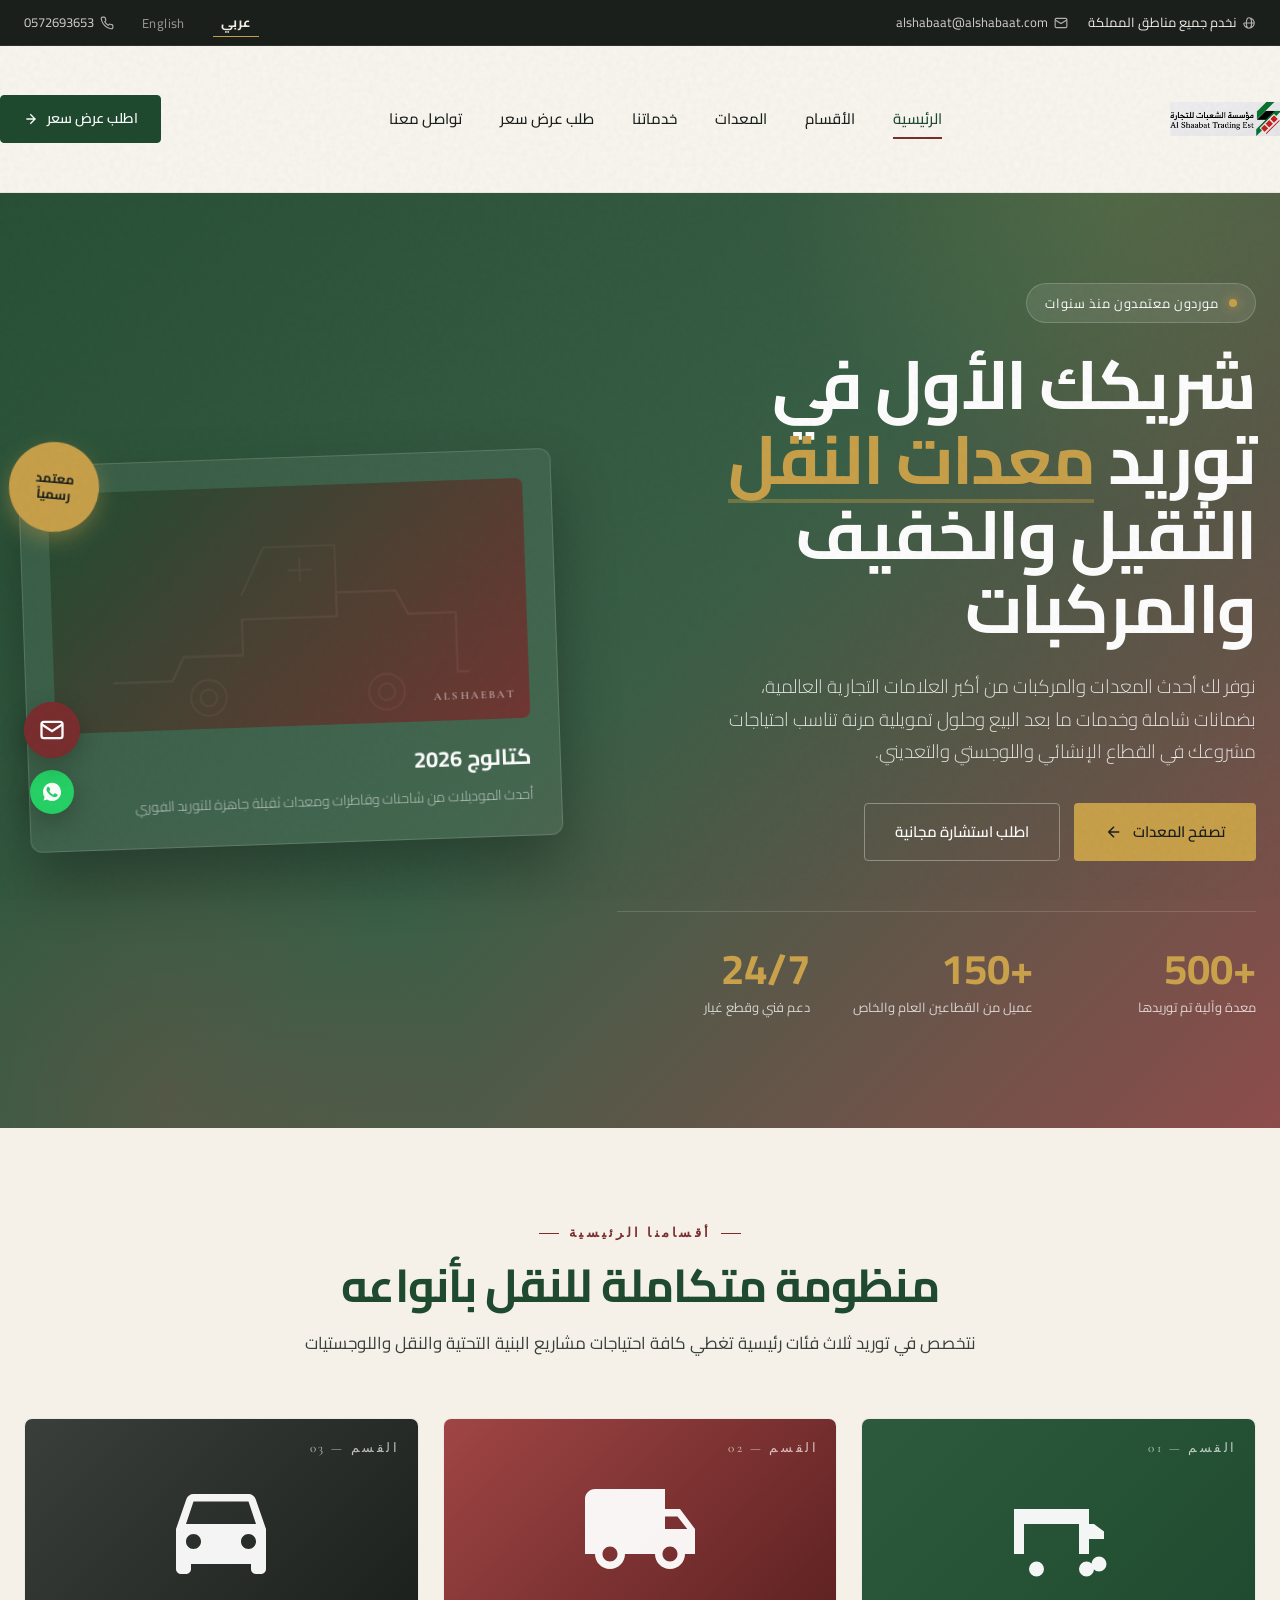
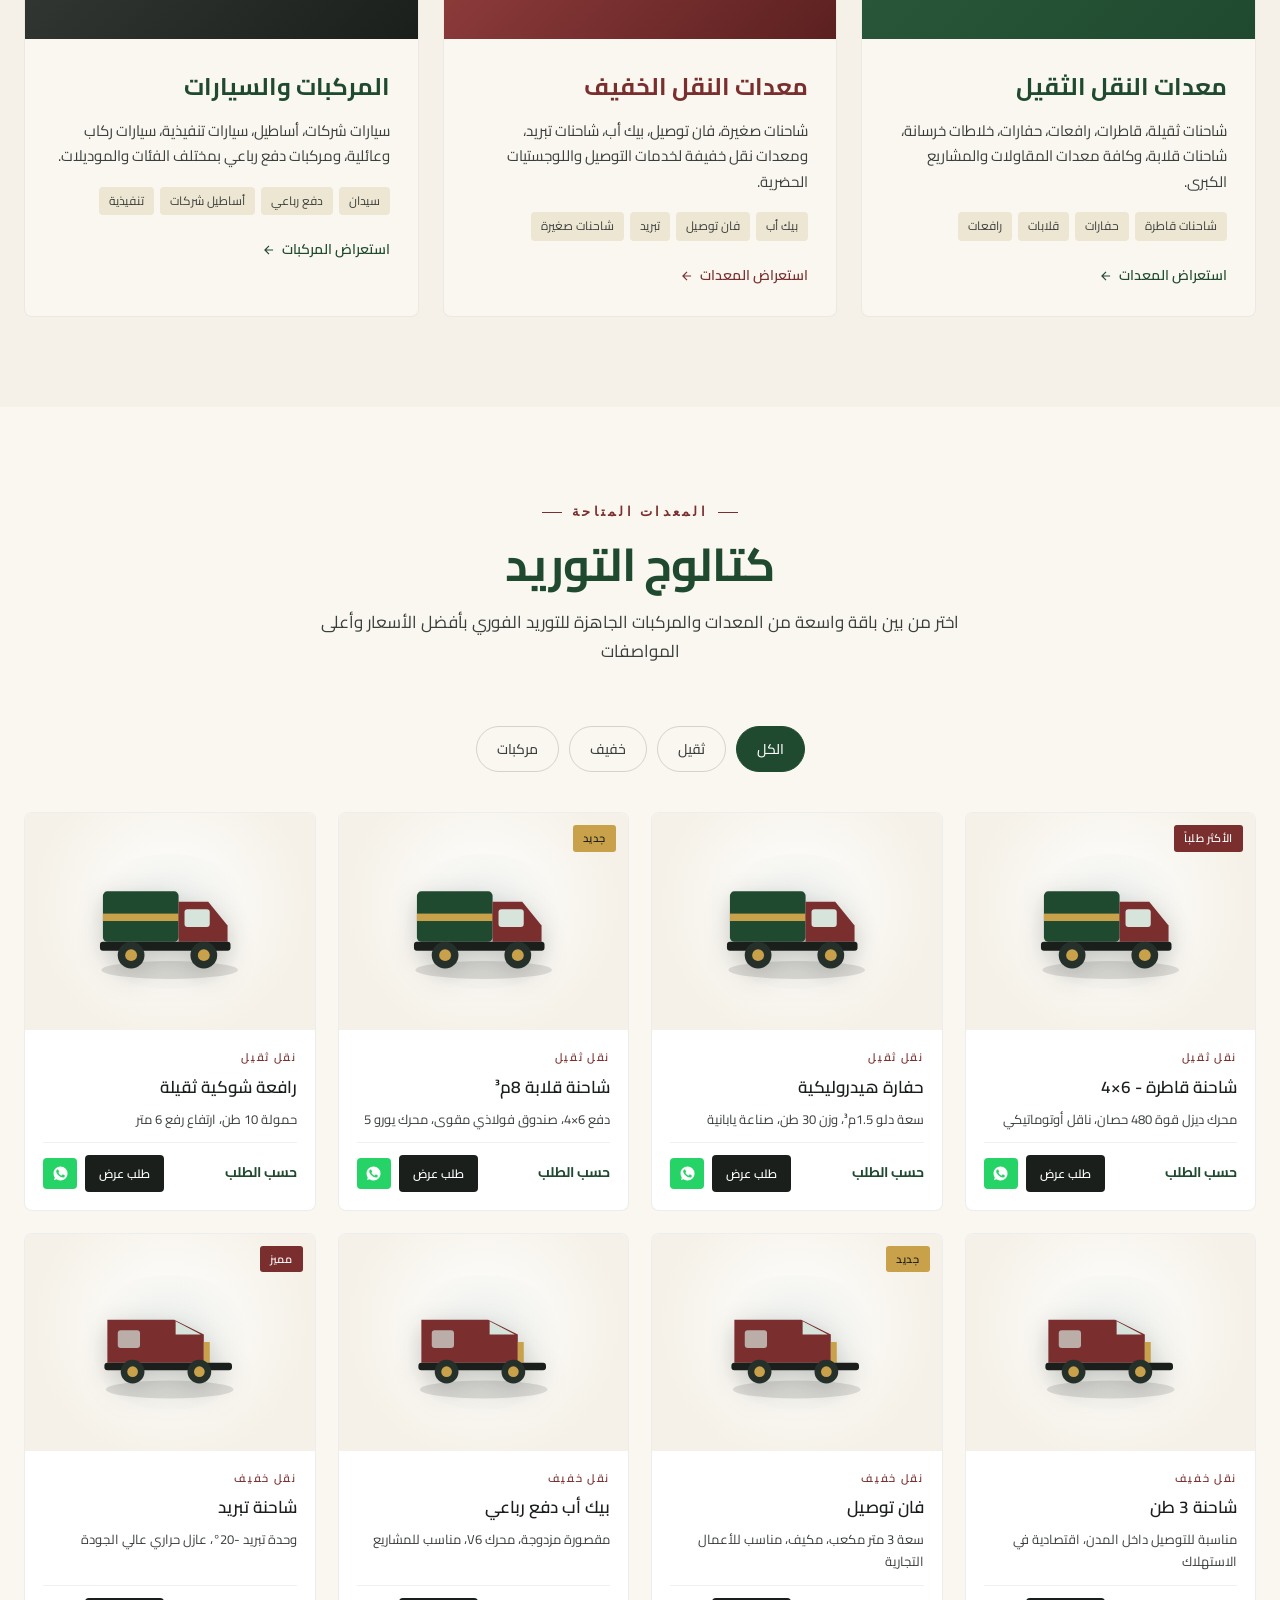
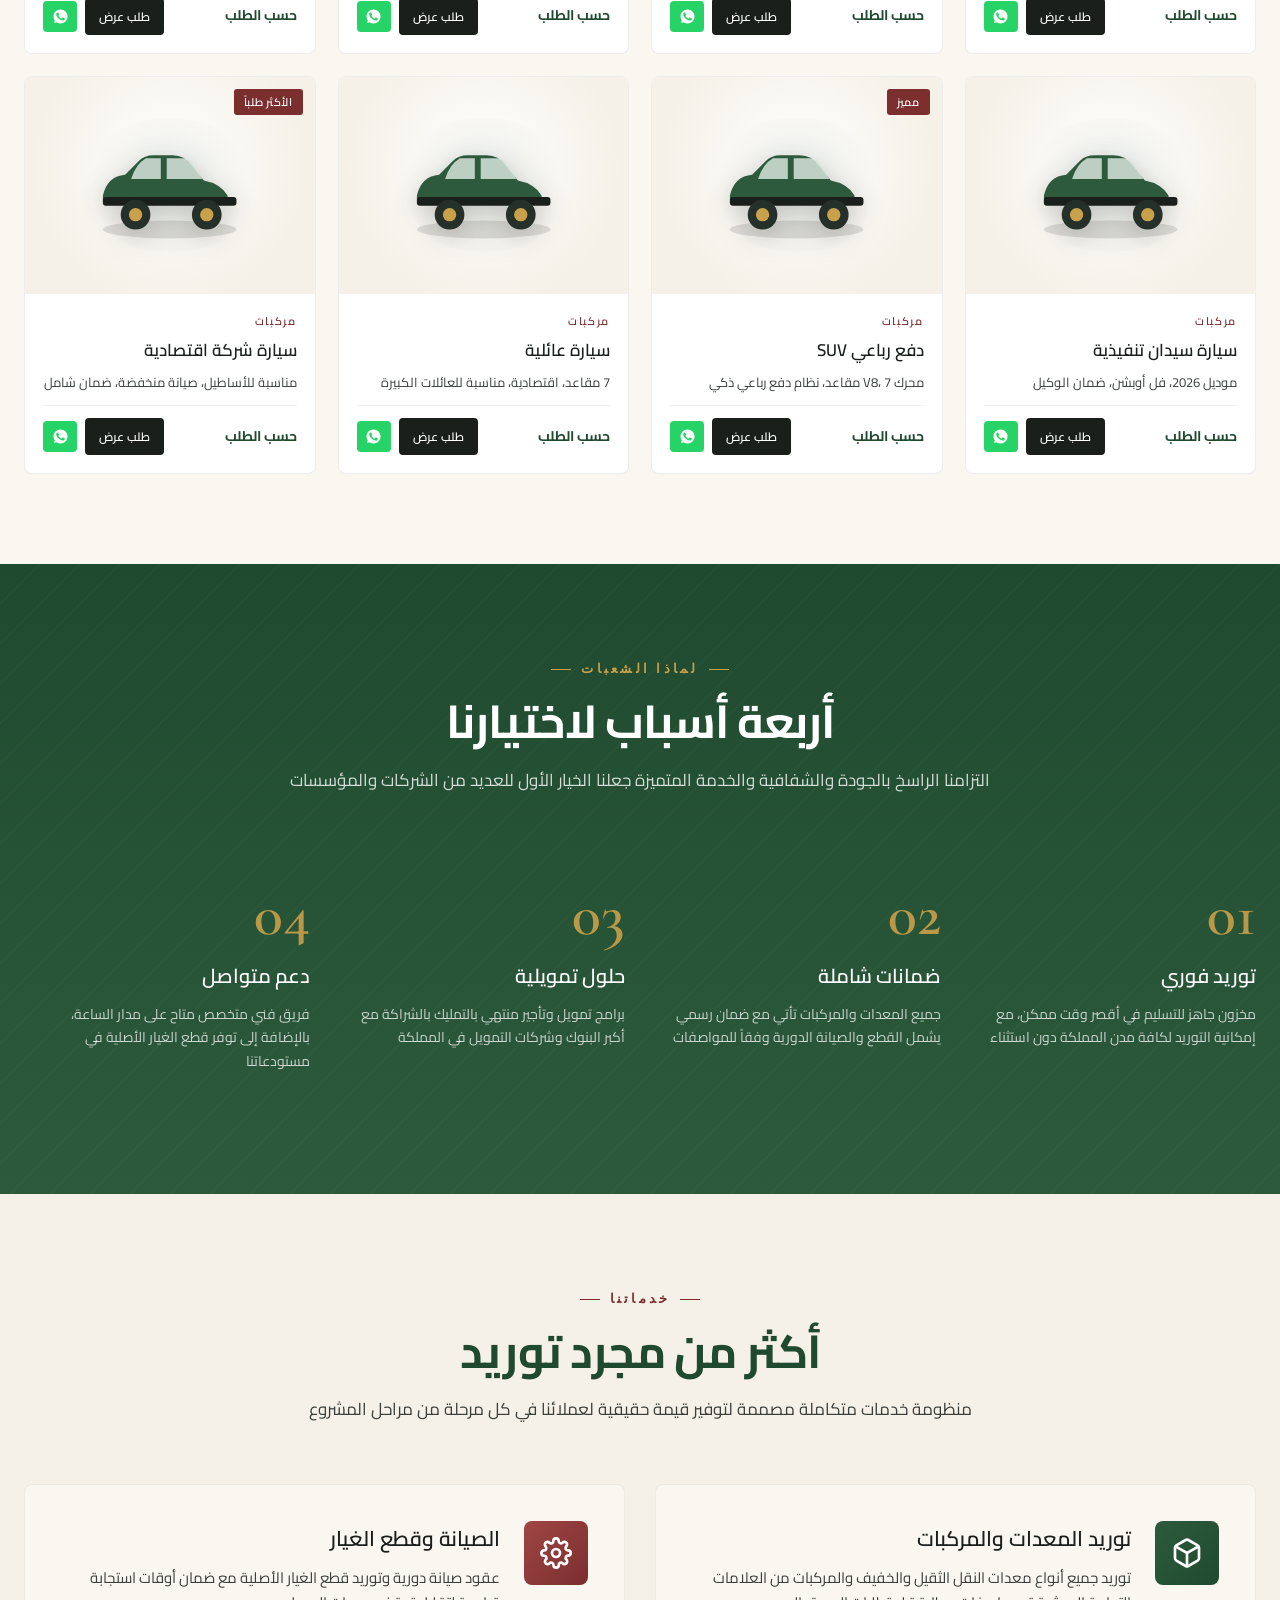
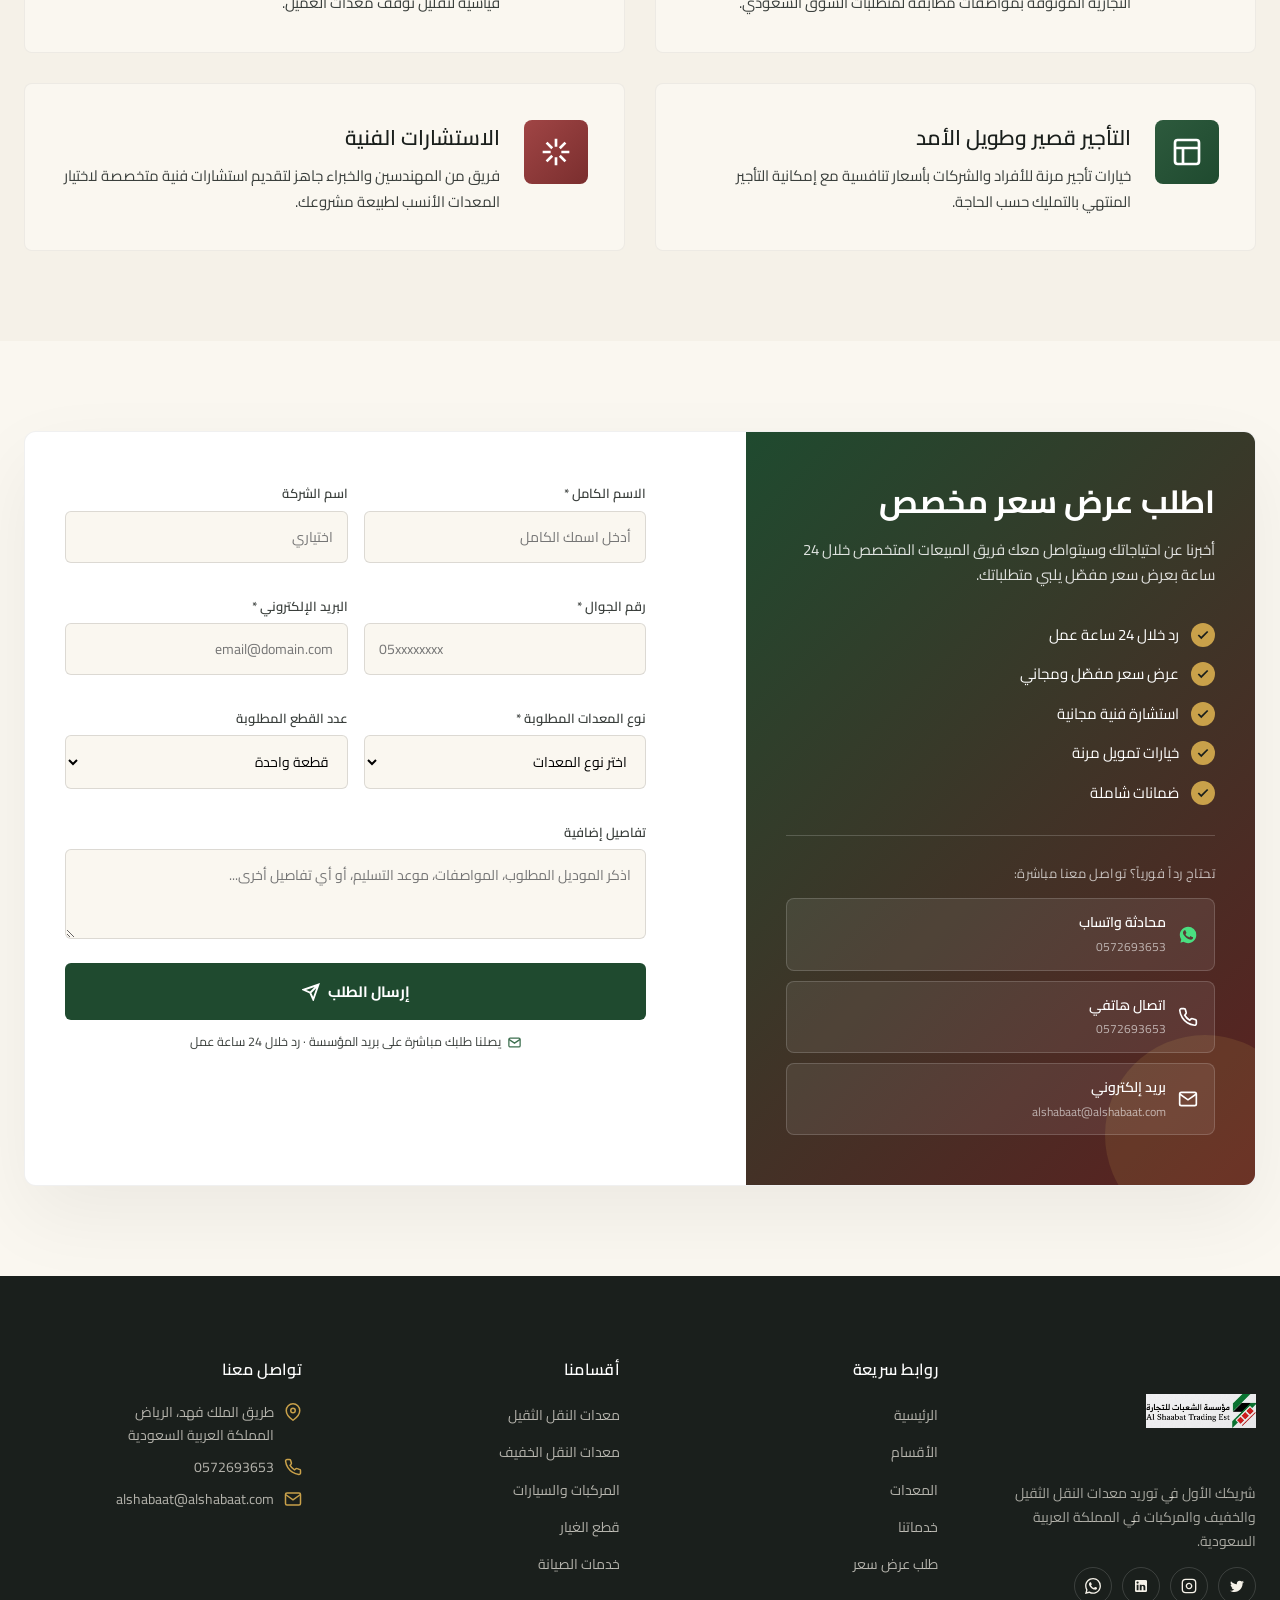
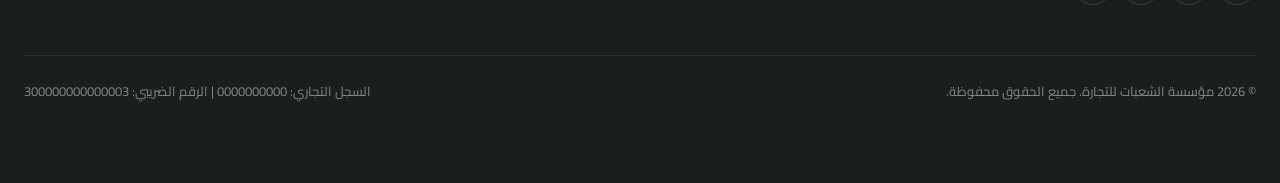
<file: Supply.html>
﻿<!DOCTYPE html>
<html lang="ar" dir="rtl">
<head>
<meta charset="UTF-8">
<meta name="viewport" content="width=device-width, initial-scale=1.0">
<title>مؤسسة الشعبات للتجارة | Al Shaabat Trading Est - توريد معدات النقل الثقيل والخفيف والمركبات</title>
<link rel="preconnect" href="https://fonts.googleapis.com">
<link rel="preconnect" href="https://fonts.gstatic.com" crossorigin>
<link href="https://fonts.googleapis.com/css2?family=Cairo:wght@300;400;500;600;700;800;900&family=Cormorant+Garamond:wght@500;600;700&display=swap" rel="stylesheet">
<style>
  :root{
    --green-deep:#1f4a2f;
    --green-mid:#2d5a3d;
    --green-light:#3d6f4f;
    --burgundy:#7a2e2e;
    --burgundy-deep:#5c2020;
    --burgundy-light:#a04545;
    --cream:#f5f1e8;
    --cream-warm:#ede6d3;
    --paper:#faf7f0;
    --ink:#1a1f1c;
    --ink-soft:#3a3f3c;
    --gold:#c9a14a;
    --grain: url("data:image/svg+xml;utf8,<svg viewBox='0 0 200 200' xmlns='http://www.w3.org/2000/svg'><filter id='n'><feTurbulence type='fractalNoise' baseFrequency='0.85' numOctaves='3'/><feColorMatrix values='0 0 0 0 0 0 0 0 0 0 0 0 0 0 0 0 0 0 0.08 0'/></filter><rect width='100%25' height='100%25' filter='url(%23n)'/></svg>");
  }
  *{margin:0;padding:0;box-sizing:border-box}
  html{scroll-behavior:smooth}
  body{
    font-family:'Cairo',sans-serif;
    background:var(--paper);
    color:var(--ink);
    line-height:1.7;
    font-weight:400;
    overflow-x:hidden;
  }
  body::before{
    content:'';position:fixed;inset:0;background:var(--grain);
    pointer-events:none;z-index:9999;opacity:.4;mix-blend-mode:multiply;
  }
  .display{font-family:'Cairo',sans-serif;letter-spacing:-.02em;font-weight:800}
  .container{max-width:1320px;margin:0 auto;padding:0 24px}

  /* ===== Lang Switcher ===== */
  .lang-btn{background:none;border:none;color:var(--cream);cursor:pointer;font-family:'Cairo',sans-serif;font-size:13px;opacity:.6;padding:2px 8px;transition:opacity .2s;letter-spacing:.03em}
  .lang-btn.active{opacity:1;font-weight:700;border-bottom:1.5px solid var(--gold)}
  .lang-btn:hover{opacity:.9}
  /* ===== Top Bar ===== */
  .top-bar{
    background:var(--ink);color:var(--cream);
    font-size:13px;padding:8px 0;
    border-bottom:1px solid rgba(255,255,255,.08);
  }
  .top-bar .container{display:flex;justify-content:space-between;align-items:center;flex-wrap:wrap;gap:12px}
  .top-bar a{color:var(--cream);text-decoration:none;opacity:.85;transition:opacity .2s}
  .top-bar a:hover{opacity:1}
  .top-bar .info{display:flex;gap:20px;flex-wrap:wrap}
  .top-bar .info span{display:inline-flex;align-items:center;gap:6px}
  .top-bar svg{width:14px;height:14px;opacity:.7}

  /* ===== Header ===== */
  header{
    background:var(--paper);
    position:sticky;top:0;z-index:100;
    border-bottom:1px solid rgba(0,0,0,.06);
    transition:box-shadow .3s;
  }
  header.scrolled{box-shadow:0 4px 20px rgba(0,0,0,.06)}
  .nav-wrap{display:flex;align-items:center;justify-content:space-between;padding:18px 0;gap:24px}
  .logo{display:flex;align-items:center;gap:14px;text-decoration:none;color:inherit}
  .logo-mark{width:110px;height:110px;flex-shrink:0;object-fit:contain;display:block}
  .logo-text-wrap{display:flex;flex-direction:column;line-height:1}
  .logo-ar{font-family:'Cairo',sans-serif;font-size:26px;font-weight:700;color:var(--green-deep);letter-spacing:-.02em}
  .logo-en{font-family:'Cormorant Garamond',serif;font-size:14px;font-weight:600;color:var(--burgundy);letter-spacing:.12em;margin-top:4px;text-transform:uppercase}

  nav ul{display:flex;gap:6px;list-style:none}
  nav a{
    text-decoration:none;color:var(--ink);
    font-weight:500;font-size:15px;
    padding:10px 16px;border-radius:6px;
    transition:all .2s;position:relative;
  }
  nav a:hover{color:var(--green-deep);background:rgba(31,74,47,.06)}
  nav a.active{color:var(--green-deep)}
  nav a.active::after{
    content:'';position:absolute;bottom:4px;left:16px;right:16px;
    height:2px;background:var(--burgundy);
  }
  .header-cta{
    background:var(--green-deep);color:#fff;
    padding:11px 22px;border-radius:4px;
    text-decoration:none;font-weight:600;font-size:14px;
    transition:all .2s;border:1px solid var(--green-deep);
    display:inline-flex;align-items:center;gap:8px;
  }
  .header-cta:hover{background:var(--burgundy);border-color:var(--burgundy);transform:translateY(-1px)}
  .mobile-toggle{display:none;background:none;border:none;cursor:pointer;padding:8px}
  .mobile-toggle span{display:block;width:24px;height:2px;background:var(--ink);margin:5px 0;transition:.3s}

  /* ===== Hero ===== */
  .hero{
    position:relative;
    background:
      linear-gradient(135deg, rgba(31,74,47,.96) 0%, rgba(31,74,47,.88) 50%, rgba(122,46,46,.85) 100%),
      url("data:image/svg+xml;utf8,<svg xmlns='http://www.w3.org/2000/svg' width='60' height='60'><pattern id='p' width='60' height='60' patternUnits='userSpaceOnUse'><path d='M0 60L60 0M-15 15L15 -15M45 75L75 45' stroke='%23ffffff' stroke-width='.5' opacity='.15'/></pattern><rect width='100%' height='100%' fill='url(%23p)'/></svg>");
    color:#fff;overflow:hidden;
    padding:90px 0 110px;
  }
  .hero::before{
    content:'';position:absolute;top:-40%;right:-15%;
    width:700px;height:700px;border-radius:50%;
    background:radial-gradient(circle, rgba(201,161,74,.18), transparent 70%);
    pointer-events:none;
  }
  .hero::after{
    content:'';position:absolute;bottom:-30%;left:-10%;
    width:600px;height:600px;border-radius:50%;
    background:radial-gradient(circle, rgba(160,69,69,.25), transparent 70%);
    pointer-events:none;
  }
  .hero-inner{position:relative;z-index:2;display:grid;grid-template-columns:1.2fr 1fr;gap:60px;align-items:center}
  .hero-tag{
    display:inline-flex;align-items:center;gap:10px;
    background:rgba(255,255,255,.1);backdrop-filter:blur(10px);
    padding:8px 18px;border-radius:50px;font-size:13px;
    border:1px solid rgba(255,255,255,.18);
    margin-bottom:24px;letter-spacing:.05em;
    animation:slideDown .8s ease;
  }
  .hero-tag .dot{width:8px;height:8px;border-radius:50%;background:var(--gold);box-shadow:0 0 12px var(--gold);animation:pulse 2s infinite}
  @keyframes pulse{0%,100%{opacity:1}50%{opacity:.5}}
  @keyframes slideDown{from{opacity:0;transform:translateY(-15px)}to{opacity:1;transform:translateY(0)}}
  @keyframes slideUp{from{opacity:0;transform:translateY(25px)}to{opacity:1;transform:translateY(0)}}

  .hero h1{
    font-family:'Cairo',sans-serif;
    font-size:clamp(36px,5.5vw,68px);
    font-weight:700;line-height:1.1;letter-spacing:-.02em;
    margin-bottom:24px;
    animation:slideUp .9s ease .1s both;
  }
  .hero h1 .accent{color:var(--gold);position:relative;display:inline-block}
  .hero h1 .accent::after{
    content:'';position:absolute;bottom:-6px;left:0;right:0;height:4px;
    background:var(--gold);opacity:.4;
  }
  .hero p{
    font-size:19px;line-height:1.7;
    color:rgba(255,255,255,.85);
    max-width:560px;margin-bottom:36px;font-weight:300;
    animation:slideUp .9s ease .25s both;
  }
  .hero-actions{display:flex;gap:14px;flex-wrap:wrap;animation:slideUp .9s ease .4s both}
  .btn{
    padding:15px 30px;border-radius:4px;
    text-decoration:none;font-weight:600;font-size:15px;
    transition:all .25s;display:inline-flex;align-items:center;gap:10px;
    border:1px solid transparent;cursor:pointer;
  }
  .btn-primary{background:var(--gold);color:var(--ink)}
  .btn-primary:hover{background:#d8b35d;transform:translateY(-2px);box-shadow:0 12px 28px rgba(201,161,74,.35)}
  .btn-ghost{background:transparent;color:#fff;border-color:rgba(255,255,255,.35)}
  .btn-ghost:hover{background:rgba(255,255,255,.1);border-color:#fff}

  .hero-stats{
    display:grid;grid-template-columns:repeat(3,1fr);gap:30px;
    margin-top:50px;padding-top:36px;
    border-top:1px solid rgba(255,255,255,.15);
    animation:slideUp .9s ease .55s both;
  }
  .stat-num{font-family:'Cairo';font-size:42px;font-weight:700;color:var(--gold);line-height:1}
  .stat-label{font-size:13px;opacity:.75;margin-top:6px}

  /* Hero visual */
  .hero-visual{
    position:relative;animation:slideUp 1s ease .3s both;
  }
  .hero-card{
    background:rgba(255,255,255,.06);backdrop-filter:blur(20px);
    border:1px solid rgba(255,255,255,.15);
    border-radius:12px;padding:28px;
    transform:rotate(-2deg);
    box-shadow:0 30px 60px rgba(0,0,0,.3);
  }
  .hero-card-bg{
    height:240px;border-radius:8px;margin-bottom:20px;
    background:
      linear-gradient(135deg, rgba(31,74,47,.85), rgba(122,46,46,.85)),
      url("data:image/svg+xml;utf8,<svg xmlns='http://www.w3.org/2000/svg' viewBox='0 0 400 240'><g fill='none' stroke='%23ffffff' stroke-width='1.5' opacity='.4'><path d='M50 180 L100 180 L110 160 L160 160 L160 130 L240 130 L240 110 L290 110 L300 130 L340 130 L340 180 L350 180' stroke-width='2'/><circle cx='130' cy='195' r='15'/><circle cx='280' cy='195' r='15'/><circle cx='130' cy='195' r='7'/><circle cx='280' cy='195' r='7'/><path d='M160 110 L180 70 L240 70 L240 130'/><path d='M200 90 L220 90 M210 80 L210 100'/></g></svg>");
    background-size:cover;background-position:center;
    position:relative;
  }
  .hero-card-bg::after{
    content:'ALSHAEBAT';position:absolute;bottom:14px;right:14px;
    font-family:'Cormorant Garamond',serif;font-weight:600;
    letter-spacing:.2em;color:rgba(255,255,255,.6);font-size:11px;
  }
  .hero-card h3{font-family:'Cairo';font-size:22px;margin-bottom:8px}
  .hero-card p{font-size:14px;color:rgba(255,255,255,.7);margin:0}
  .hero-badge{
    position:absolute;top:-15px;left:-15px;
    background:var(--gold);color:var(--ink);
    padding:14px 20px;border-radius:50%;font-weight:700;
    font-size:13px;text-align:center;line-height:1.2;
    transform:rotate(5deg);box-shadow:0 8px 20px rgba(201,161,74,.4);
    width:90px;height:90px;display:flex;align-items:center;justify-content:center;
  }

  /* ===== Section base ===== */
  section{padding:90px 0}
  .section-head{text-align:center;max-width:720px;margin:0 auto 60px}
  .eyebrow{
    display:inline-block;font-family:'Cormorant Garamond',serif;
    color:var(--burgundy);font-weight:600;letter-spacing:.25em;
    font-size:13px;text-transform:uppercase;margin-bottom:14px;
    position:relative;padding:0 30px;
  }
  .eyebrow::before,.eyebrow::after{
    content:'';position:absolute;top:50%;width:20px;height:1px;background:var(--burgundy);
  }
  .eyebrow::before{right:0}.eyebrow::after{left:0}
  .section-head h2{
    font-family:'Cairo';font-size:clamp(32px,4vw,46px);
    font-weight:700;color:var(--green-deep);
    line-height:1.2;letter-spacing:-.02em;margin-bottom:16px;
  }
  .section-head p{font-size:17px;color:var(--ink-soft);line-height:1.7}

  /* ===== Categories ===== */
  .categories{background:var(--cream)}
  .cat-grid{display:grid;grid-template-columns:repeat(3,1fr);gap:24px}
  .cat-card{
    background:var(--paper);border-radius:8px;overflow:hidden;
    transition:all .4s;cursor:pointer;
    border:1px solid rgba(0,0,0,.06);position:relative;
  }
  .cat-card::before{
    content:'';position:absolute;top:0;left:0;right:0;height:4px;
    background:var(--green-deep);transform:scaleX(0);transform-origin:right;
    transition:transform .4s;
  }
  .cat-card:hover{transform:translateY(-8px);box-shadow:0 30px 60px rgba(0,0,0,.1)}
  .cat-card:hover::before{transform:scaleX(1)}
  .cat-card:nth-child(2)::before{background:var(--burgundy)}
  .cat-card:nth-child(3)::before{background:var(--gold)}
  .cat-img{
    height:220px;position:relative;overflow:hidden;
    background:linear-gradient(135deg,var(--green-mid),var(--green-deep));
    display:flex;align-items:center;justify-content:center;
  }
  .cat-card:nth-child(2) .cat-img{background:linear-gradient(135deg,var(--burgundy-light),var(--burgundy-deep))}
  .cat-card:nth-child(3) .cat-img{background:linear-gradient(135deg,#3a3f3c,var(--ink))}
  .cat-img svg{width:120px;height:120px;color:rgba(255,255,255,.95);transition:transform .5s}
  .cat-card:hover .cat-img svg{transform:scale(1.08) rotate(-3deg)}
  .cat-number{
    position:absolute;top:18px;right:18px;
    font-family:'Cormorant Garamond';font-size:13px;
    color:rgba(255,255,255,.7);letter-spacing:.2em;
  }
  .cat-body{padding:28px}
  .cat-body h3{font-family:'Cairo';font-size:24px;font-weight:700;color:var(--green-deep);margin-bottom:10px}
  .cat-card:nth-child(2) .cat-body h3{color:var(--burgundy)}
  .cat-body p{color:var(--ink-soft);font-size:15px;line-height:1.7;margin-bottom:18px}
  .cat-tags{display:flex;flex-wrap:wrap;gap:6px;margin-bottom:20px}
  .cat-tags span{font-size:12px;background:var(--cream-warm);color:var(--ink-soft);padding:4px 10px;border-radius:4px}
  .cat-link{
    color:var(--green-deep);text-decoration:none;font-weight:600;font-size:14px;
    display:inline-flex;align-items:center;gap:6px;transition:gap .2s;
  }
  .cat-link:hover{gap:12px}
  .cat-card:nth-child(2) .cat-link{color:var(--burgundy)}

  /* ===== Products / Catalog ===== */
  .catalog{background:var(--paper)}
  .filter-bar{
    display:flex;flex-wrap:wrap;gap:10px;justify-content:center;
    margin-bottom:40px;
  }
  .filter-btn{
    background:transparent;border:1px solid rgba(0,0,0,.15);
    color:var(--ink-soft);padding:9px 20px;border-radius:50px;
    font-family:inherit;font-size:14px;font-weight:500;
    cursor:pointer;transition:all .2s;
  }
  .filter-btn:hover{border-color:var(--green-deep);color:var(--green-deep)}
  .filter-btn.active{background:var(--green-deep);color:#fff;border-color:var(--green-deep)}
  .prod-grid{display:grid;grid-template-columns:repeat(4,1fr);gap:22px}
  .prod-card{
    background:#fff;border:1px solid rgba(0,0,0,.07);
    border-radius:8px;overflow:hidden;transition:all .3s;
    display:flex;flex-direction:column;
  }
  .prod-card:hover{transform:translateY(-6px);box-shadow:0 20px 40px rgba(0,0,0,.08);border-color:var(--green-light)}
  .prod-img{
    aspect-ratio:4/3;
    background:radial-gradient(circle at 50% 42%, #ffffff, var(--cream) 72%);
    display:flex;align-items:center;justify-content:center;
    position:relative;overflow:hidden;
  }
  .prod-img::after{
    content:'';position:absolute;width:62%;height:62%;border-radius:50%;
    background:radial-gradient(circle, rgba(31,74,47,.10), transparent 70%);
    transition:transform .45s ease;
  }
  .prod-card:hover .prod-img::after{transform:scale(1.18)}
  .prod-img svg{width:60%;height:60%;color:var(--green-deep);opacity:.85;transition:transform .4s}
  .prod-card:hover .prod-img svg{transform:scale(1.08)}
  /* رسم المعدّة/المركبة التفصيلي */
  .prod-img .prod-illu{
    width:82%;height:82%;opacity:1;position:relative;z-index:2;
    filter:drop-shadow(0 7px 12px rgba(26,31,28,.2));
    transition:transform .45s cubic-bezier(.2,.7,.3,1.2);
  }
  .prod-card:hover .prod-illu{transform:scale(1.07) translateY(-3px)}
  .prod-badge{
    position:absolute;top:12px;right:12px;
    background:var(--burgundy);color:#fff;
    font-size:11px;padding:4px 10px;border-radius:3px;
    font-weight:600;letter-spacing:.05em;
  }
  .prod-badge.new{background:var(--gold);color:var(--ink)}
  .prod-info{padding:18px;flex:1;display:flex;flex-direction:column}
  .prod-cat{font-size:11px;color:var(--burgundy);font-weight:600;letter-spacing:.15em;text-transform:uppercase;margin-bottom:6px}
  .prod-info h4{font-family:'Cairo';font-size:17px;color:var(--ink);margin-bottom:6px;font-weight:600}
  .prod-desc{font-size:13px;color:var(--ink-soft);margin-bottom:12px;flex:1}
  .prod-foot{
    display:flex;justify-content:space-between;align-items:center;
    padding-top:12px;border-top:1px solid rgba(0,0,0,.06);
  }
  .prod-price{font-family:'Cairo';font-weight:700;color:var(--green-deep);font-size:14px}
  .prod-btn{
    background:var(--ink);color:#fff;border:none;
    padding:7px 14px;border-radius:4px;font-size:12px;font-weight:600;
    cursor:pointer;font-family:inherit;transition:background .2s;
  }
  .prod-btn:hover{background:var(--burgundy)}

  /* ===== Features ===== */
  .features{
    background:
      linear-gradient(180deg, var(--green-deep), var(--green-mid));
    color:#fff;position:relative;overflow:hidden;
  }
  .features::before{
    content:'';position:absolute;inset:0;
    background:url("data:image/svg+xml;utf8,<svg xmlns='http://www.w3.org/2000/svg' width='40' height='40'><path d='M0 40L40 0' stroke='%23ffffff' stroke-width='.5' opacity='.08'/></svg>");
  }
  .features .section-head h2{color:#fff}
  .features .eyebrow{color:var(--gold)}
  .features .eyebrow::before,.features .eyebrow::after{background:var(--gold)}
  .features .section-head p{color:rgba(255,255,255,.8)}
  .feat-grid{display:grid;grid-template-columns:repeat(4,1fr);gap:30px;position:relative;z-index:2}
  .feat{text-align:right;padding:30px 0}
  .feat-num{
    font-family:'Cormorant Garamond';font-size:60px;font-weight:600;
    color:var(--gold);line-height:1;margin-bottom:14px;opacity:.9;
  }
  .feat h4{font-family:'Cairo';font-size:20px;margin-bottom:10px;font-weight:600}
  .feat p{font-size:14px;color:rgba(255,255,255,.75);line-height:1.7}

  /* ===== Services ===== */
  .services{background:var(--cream)}
  .serv-grid{display:grid;grid-template-columns:repeat(2,1fr);gap:30px}
  .serv-card{
    background:var(--paper);padding:36px;border-radius:8px;
    display:flex;gap:24px;align-items:flex-start;
    border:1px solid rgba(0,0,0,.05);
    transition:all .3s;
  }
  .serv-card:hover{transform:translateY(-4px);box-shadow:0 20px 40px rgba(0,0,0,.06)}
  .serv-icon{
    flex-shrink:0;width:64px;height:64px;border-radius:8px;
    background:linear-gradient(135deg,var(--green-mid),var(--green-deep));
    display:flex;align-items:center;justify-content:center;color:#fff;
  }
  .serv-card:nth-child(even) .serv-icon{background:linear-gradient(135deg,var(--burgundy-light),var(--burgundy))}
  .serv-icon svg{width:32px;height:32px}
  .serv-card h4{font-family:'Cairo';font-size:21px;color:var(--ink);margin-bottom:8px;font-weight:600}
  .serv-card p{color:var(--ink-soft);font-size:15px;line-height:1.7}

  /* ===== Quote Form ===== */
  .quote{background:var(--paper)}
  .quote-wrap{
    display:grid;grid-template-columns:1fr 1.3fr;gap:60px;
    background:#fff;border-radius:12px;overflow:hidden;
    border:1px solid rgba(0,0,0,.06);
    box-shadow:0 30px 80px rgba(0,0,0,.06);
  }
  .quote-side{
    background:linear-gradient(135deg,var(--green-deep),var(--burgundy-deep));
    color:#fff;padding:50px 40px;position:relative;overflow:hidden;
  }
  .quote-side::before{
    content:'';position:absolute;bottom:-50px;right:-50px;
    width:200px;height:200px;border-radius:50%;
    background:rgba(201,161,74,.15);
  }
  .quote-side h3{font-family:'Cairo';font-size:32px;margin-bottom:16px;line-height:1.2;font-weight:700}
  .quote-side > p{font-size:15px;color:rgba(255,255,255,.85);margin-bottom:34px;line-height:1.7}
  .quote-feats{list-style:none;display:flex;flex-direction:column;gap:14px;position:relative;z-index:2}
  .quote-feats li{display:flex;align-items:center;gap:12px;font-size:15px}
  .quote-feats li::before{
    content:'';width:24px;height:24px;border-radius:50%;
    background:var(--gold);flex-shrink:0;
    background-image:url("data:image/svg+xml;utf8,<svg xmlns='http://www.w3.org/2000/svg' viewBox='0 0 24 24' fill='none' stroke='%231a1f1c' stroke-width='3'><polyline points='20 6 9 17 4 12'/></svg>");
    background-size:14px;background-position:center;background-repeat:no-repeat;
  }
  .quote-form{padding:50px 40px}
  .form-row{display:grid;grid-template-columns:1fr 1fr;gap:16px;margin-bottom:16px}
  .form-group{margin-bottom:16px}
  .form-group label{display:block;font-size:13px;font-weight:600;color:var(--ink-soft);margin-bottom:6px}
  .form-group input,.form-group select,.form-group textarea{
    width:100%;padding:12px 14px;border:1px solid rgba(0,0,0,.12);
    border-radius:6px;font-family:inherit;font-size:14px;
    background:var(--paper);transition:all .2s;
  }
  .form-group input:focus,.form-group select:focus,.form-group textarea:focus{
    outline:none;border-color:var(--green-deep);background:#fff;
    box-shadow:0 0 0 3px rgba(31,74,47,.08);
  }
  .form-group textarea{resize:vertical;min-height:90px}
  .submit-btn{
    width:100%;background:var(--green-deep);color:#fff;
    padding:14px;border:none;border-radius:6px;
    font-family:inherit;font-weight:700;font-size:15px;
    cursor:pointer;transition:all .2s;
    display:flex;align-items:center;justify-content:center;gap:8px;
  }
  .submit-btn:hover{background:var(--burgundy);transform:translateY(-2px);box-shadow:0 12px 25px rgba(31,74,47,.25)}

  /* ===== Contact ===== */
  .contact{background:var(--ink);color:var(--cream);padding:80px 0}
  .contact-grid{display:grid;grid-template-columns:repeat(4,1fr);gap:40px;align-items:start}
  .contact-brand .logo-ar{color:var(--cream);font-size:30px}
  .contact-brand .logo-en{color:var(--gold)}
  .contact-brand p{font-size:14px;color:rgba(245,241,232,.65);margin-top:16px;line-height:1.7}
  .contact h5{font-family:'Cairo';font-size:16px;color:#fff;margin-bottom:18px;font-weight:600;letter-spacing:.02em}
  .contact ul{list-style:none}
  .contact li{margin-bottom:10px}
  .contact a{color:rgba(245,241,232,.7);text-decoration:none;font-size:14px;transition:color .2s}
  .contact a:hover{color:var(--gold)}
  .contact-info li{display:flex;gap:10px;align-items:flex-start;color:rgba(245,241,232,.7);font-size:14px;line-height:1.6}
  .contact-info svg{width:18px;height:18px;flex-shrink:0;margin-top:2px;color:var(--gold)}
  .socials{display:flex;gap:10px;margin-top:14px}
  .socials a{
    width:38px;height:38px;border-radius:50%;
    border:1px solid rgba(255,255,255,.15);
    display:flex;align-items:center;justify-content:center;
    color:var(--cream);transition:all .2s;
  }
  .socials a:hover{background:var(--gold);color:var(--ink);border-color:var(--gold)}
  .socials svg{width:16px;height:16px}
  .footer-bottom{
    border-top:1px solid rgba(255,255,255,.08);
    margin-top:50px;padding-top:24px;
    display:flex;justify-content:space-between;flex-wrap:wrap;gap:14px;
    font-size:13px;color:rgba(245,241,232,.5);
  }

  /* ===== Mobile ===== */
  @media (max-width: 980px){
    .hero{padding:60px 0 80px}
    .hero-inner{grid-template-columns:1fr;gap:50px}
    .cat-grid{grid-template-columns:1fr}
    .prod-grid{grid-template-columns:repeat(2,1fr)}
    .feat-grid{grid-template-columns:repeat(2,1fr)}
    .serv-grid{grid-template-columns:1fr}
    .quote-wrap{grid-template-columns:1fr}
    .contact-grid{grid-template-columns:repeat(2,1fr)}
    .form-row{grid-template-columns:1fr}
    nav{display:none;position:absolute;top:100%;left:0;right:0;background:var(--paper);box-shadow:0 10px 30px rgba(0,0,0,.1);padding:20px}
    nav.open{display:block}
    nav ul{flex-direction:column;gap:0}
    nav a{display:block;padding:14px}
    .mobile-toggle{display:block}
    .header-cta{display:none}
    .hero-stats{grid-template-columns:1fr;gap:18px;text-align:center}
    .top-bar .info{gap:10px;font-size:12px}
  }
  @media (max-width: 540px){
    .prod-grid{grid-template-columns:1fr}
    .feat-grid{grid-template-columns:1fr}
    .contact-grid{grid-template-columns:1fr}
    .logo-mark{width:52px;height:52px}
    .logo-ar{font-size:22px}
    section{padding:60px 0}
  }

  /* ===== أزرار المنتج (طلب + واتساب) ===== */
  .prod-actions{display:flex;gap:8px;align-items:center}
  .prod-wa{
    background:#25d366;color:#fff;border:none;border-radius:4px;
    width:34px;height:31px;flex-shrink:0;cursor:pointer;
    display:inline-flex;align-items:center;justify-content:center;
    transition:background .2s,transform .2s;
  }
  .prod-wa:hover{background:#1da851;transform:translateY(-1px)}
  .prod-wa svg{width:17px;height:17px}

  /* ===== تواصل سريع داخل نموذج العرض ===== */
  .quick-contact{
    margin-top:30px;padding-top:26px;
    border-top:1px solid rgba(255,255,255,.18);position:relative;z-index:2;
  }
  .quick-contact .qc-label{font-size:13px;color:rgba(255,255,255,.7);margin-bottom:14px;letter-spacing:.03em}
  .qc-btns{display:flex;flex-direction:column;gap:10px}
  .qc-btn{
    display:flex;align-items:center;gap:12px;
    background:rgba(255,255,255,.08);border:1px solid rgba(255,255,255,.16);
    color:#fff;text-decoration:none;padding:12px 16px;border-radius:8px;
    font-size:14px;font-weight:600;transition:all .2s;
  }
  .qc-btn:hover{background:rgba(255,255,255,.16);transform:translateX(-3px)}
  .qc-btn svg{width:20px;height:20px;flex-shrink:0}
  .qc-btn.wa svg{color:#4ade80}
  .qc-btn small{display:block;font-weight:400;font-size:12px;color:rgba(255,255,255,.6);margin-top:2px}

  /* ===== أزرار النموذج (إرسال أساسي + واتساب) ===== */
  .form-actions{display:flex;flex-direction:column;gap:12px;margin-top:6px}
  .submit-btn[disabled]{opacity:.75;cursor:not-allowed;transform:none}
  .submit-btn .spinner{
    width:18px;height:18px;border:2.5px solid rgba(255,255,255,.4);
    border-top-color:#fff;border-radius:50%;animation:spin .7s linear infinite;
  }
  @keyframes spin{to{transform:rotate(360deg)}}
  /* فاصل "أو" */
  .form-or{display:flex;align-items:center;gap:12px;color:var(--ink-soft);font-size:13px;margin:2px 0}
  .form-or::before,.form-or::after{content:'';flex:1;height:1px;background:rgba(0,0,0,.1)}
  .wa-btn{
    width:100%;background:#25d366;color:#fff;
    padding:14px;border:none;border-radius:6px;
    font-family:inherit;font-weight:700;font-size:15px;cursor:pointer;
    transition:all .2s;display:flex;align-items:center;justify-content:center;gap:8px;
  }
  .wa-btn:hover{background:#1da851;transform:translateY(-2px);box-shadow:0 12px 25px rgba(37,211,102,.3)}
  .wa-btn svg{width:18px;height:18px}
  /* ملاحظة أسفل الأزرار */
  .form-note{font-size:12.5px;color:var(--ink-soft);text-align:center;margin-top:12px;line-height:1.6;display:flex;align-items:center;justify-content:center;gap:6px}
  .form-note svg{width:15px;height:15px;color:var(--green-light);flex-shrink:0}
  /* رسالة الحالة (نجاح / خطأ) */
  .form-status{
    margin-top:16px;padding:16px 18px;border-radius:8px;font-size:14px;line-height:1.7;
    display:flex;gap:12px;align-items:flex-start;animation:slideUp .4s ease;
  }
  .form-status svg{width:22px;height:22px;flex-shrink:0;margin-top:1px}
  .form-status.success{background:rgba(31,74,47,.08);border:1px solid rgba(31,74,47,.25);color:var(--green-deep)}
  .form-status.error{background:rgba(122,46,46,.07);border:1px solid rgba(122,46,46,.25);color:var(--burgundy)}
  .form-status strong{display:block;margin-bottom:3px;font-size:15px}
  .form-status a{color:inherit;font-weight:700;text-decoration:underline}

  /* ===== أزرار عائمة ===== */
  .fab-stack{position:fixed;bottom:24px;left:24px;z-index:500;display:flex;flex-direction:column;gap:12px}
  html[dir="ltr"] .fab-stack{left:auto;right:24px}
  .fab{
    width:56px;height:56px;border-radius:50%;border:none;cursor:pointer;
    display:flex;align-items:center;justify-content:center;
    box-shadow:0 8px 24px rgba(0,0,0,.22);transition:transform .25s,box-shadow .25s,opacity .3s,visibility .3s;
  }
  .fab:hover{transform:translateY(-3px);box-shadow:0 12px 30px rgba(0,0,0,.3)}
  .fab svg{width:28px;height:28px}
  .fab-email{background:var(--burgundy);color:#fff;position:relative}
  .fab-email:hover{background:var(--burgundy-deep)}
  .fab-wa-mini{background:#25d366;color:#fff;width:44px;height:44px;align-self:center}
  .fab-wa-mini:hover{background:#1da851}
  .fab-wa-mini svg{width:22px;height:22px}
  .fab-email::after{
    content:'';position:absolute;inset:0;border-radius:50%;
    border:2px solid var(--burgundy);animation:fabPulse 2.2s ease-out infinite;
  }
  @keyframes fabPulse{0%{transform:scale(1);opacity:.7}100%{transform:scale(1.6);opacity:0}}
  .fab-top{background:var(--green-deep);color:#fff;width:50px;height:50px;opacity:0;visibility:hidden}
  .fab-top:hover{background:var(--burgundy)}
  .fab-top.show{opacity:1;visibility:visible}
  .fab-top svg{width:24px;height:24px}
  @media (prefers-reduced-motion: reduce){ .fab-email::after{animation:none} }
</style>
</head>
<body>

<!-- ===== TOP BAR ===== -->
<div class="top-bar">
  <div class="container">
    <div class="info">
      <span>
        <svg viewBox="0 0 24 24" fill="none" stroke="currentColor" stroke-width="2"><path d="M21 12a9 9 0 0 1-9 9m9-9a9 9 0 0 0-9-9m9 9H3m9 9a9 9 0 0 1-9-9m9 9c2.485 0 4.5-4.03 4.5-9S14.485 3 12 3m0 18c-2.485 0-4.5-4.03-4.5-9S9.515 3 12 3"/></svg>
        <span data-i18n="topbar.serve">نخدم جميع مناطق المملكة</span>
      </span>
      <span>
        <svg viewBox="0 0 24 24" fill="none" stroke="currentColor" stroke-width="2"><path d="M2 6a2 2 0 0 1 2-2h16a2 2 0 0 1 2 2v12a2 2 0 0 1-2 2H4a2 2 0 0 1-2-2z"/><path d="m2 7 10 6 10-6"/></svg>
        <a href="mailto:alshabaat@alshabaat.com">alshabaat@alshabaat.com</a>
      </span>
    </div>
    <div class="info">
      <button class="lang-btn active" id="langAr" onclick="setLang('ar')">عربي</button><button class="lang-btn" id="langEn" onclick="setLang('en')">English</button>
      <span>
        <svg viewBox="0 0 24 24" fill="none" stroke="currentColor" stroke-width="2"><path d="M22 16.92v3a2 2 0 0 1-2.18 2 19.79 19.79 0 0 1-8.63-3.07 19.5 19.5 0 0 1-6-6 19.79 19.79 0 0 1-3.07-8.67A2 2 0 0 1 4.11 2h3a2 2 0 0 1 2 1.72 12.84 12.84 0 0 0 .7 2.81 2 2 0 0 1-.45 2.11L8.09 9.91a16 16 0 0 0 6 6l1.27-1.27a2 2 0 0 1 2.11-.45 12.84 12.84 0 0 0 2.81.7A2 2 0 0 1 22 16.92z"/></svg>
        <a href="tel:0572693653">0572693653</a>
      </span>
    </div>
  </div>
</div>

<!-- ===== HEADER ===== -->
<header id="header">
  <div class="container nav-wrap">
    <a href="#" class="logo">
      <img class="logo-mark" src="Logo Al shaabat.jpeg" alt="شعار الشعبات">
    </a>

    <nav id="nav">
      <ul>
        <li><a href="#home" class="active" data-i18n="nav.home">الرئيسية</a></li>
        <li><a href="#categories" data-i18n="nav.cat">الأقسام</a></li>
        <li><a href="#catalog" data-i18n="nav.equip">المعدات</a></li>
        <li><a href="#services" data-i18n="nav.services">خدماتنا</a></li>
        <li><a href="#quote" data-i18n="nav.quote">طلب عرض سعر</a></li>
        <li><a href="#contact" data-i18n="nav.contact">تواصل معنا</a></li>
      </ul>
    </nav>

    <a href="#quote" class="header-cta"><span data-i18n="nav.cta">اطلب عرض سعر</span>
      <svg viewBox="0 0 24 24" fill="none" stroke="currentColor" stroke-width="2" width="16" height="16"><path d="M5 12h14M13 5l-7 7 7 7" transform="scale(-1,1) translate(-24,0)"/></svg>
    </a>

    <button class="mobile-toggle" id="mobileToggle">
      <span></span><span></span><span></span>
    </button>
  </div>
</header>

<!-- ===== HERO ===== -->
<section class="hero" id="home">
  <div class="container hero-inner">
    <div>
      <div class="hero-tag">
        <span class="dot"></span>
        <span data-i18n="hero.tag">موردون معتمدون منذ سنوات</span>
      </div>
      <h1 data-i18n-html="hero.h1">
        شريكك الأول في توريد
        <span class="accent">معدات النقل</span>
        الثقيل والخفيف والمركبات
      </h1>
      <p data-i18n="hero.p">نوفر لك أحدث المعدات والمركبات من أكبر العلامات التجارية العالمية، بضمانات شاملة وخدمات ما بعد البيع وحلول تمويلية مرنة تناسب احتياجات مشروعك في القطاع الإنشائي واللوجستي والتعديني.</p>
      <div class="hero-actions">
        <a href="#catalog" class="btn btn-primary"><span data-i18n="hero.cta1">تصفح المعدات</span>
          <svg viewBox="0 0 24 24" fill="none" stroke="currentColor" stroke-width="2" width="18" height="18"><path d="M19 12H5M12 5l-7 7 7 7"/></svg>
        </a>
        <a href="#quote" class="btn btn-ghost" data-i18n="hero.cta2">
          اطلب استشارة مجانية
        </a>
      </div>
      <div class="hero-stats">
        <div>
          <div class="stat-num">+500</div>
          <div class="stat-label" data-i18n="hero.stat1">معدة وآلية تم توريدها</div>
        </div>
        <div>
          <div class="stat-num">+150</div>
          <div class="stat-label" data-i18n="hero.stat2">عميل من القطاعين العام والخاص</div>
        </div>
        <div>
          <div class="stat-num">24/7</div>
          <div class="stat-label" data-i18n="hero.stat3">دعم فني وقطع غيار</div>
        </div>
      </div>
    </div>

    <div class="hero-visual">
      <div class="hero-card">
        <div class="hero-card-bg"></div>
        <h3 data-i18n="hero.card.h">كتالوج 2026</h3>
        <p data-i18n="hero.card.p">أحدث الموديلات من شاحنات وقاطرات ومعدات ثقيلة جاهزة للتوريد الفوري</p>
      </div>
      <div class="hero-badge" data-i18n-html="hero.badge">معتمد<br>رسمياً</div>
    </div>
  </div>
</section>

<!-- ===== CATEGORIES ===== -->
<section class="categories" id="categories">
  <div class="container">
    <div class="section-head">
      <span class="eyebrow" data-i18n="cat.eyebrow">أقسامنا الرئيسية</span>
      <h2 data-i18n="cat.h2">منظومة متكاملة للنقل بأنواعه</h2>
      <p data-i18n="cat.p">نتخصص في توريد ثلاث فئات رئيسية تغطي كافة احتياجات مشاريع البنية التحتية والنقل واللوجستيات</p>
    </div>

    <div class="cat-grid">
      <!-- Heavy -->
      <div class="cat-card">
        <div class="cat-img">
          <span class="cat-number" data-i18n="cat1.num">القسم — 01</span>
          <svg viewBox="0 0 24 24" fill="currentColor"><path d="M3 17h2v-6h11v6h2V8H3v9zm14.5 1.5a1.5 1.5 0 110 3 1.5 1.5 0 010-3zm-10 0a1.5 1.5 0 110 3 1.5 1.5 0 010-3zM19 11h-2v3h4v-1.5L19 11zm2.5 8a1.5 1.5 0 11-3 0 1.5 1.5 0 013 0z"/></svg>
        </div>
        <div class="cat-body">
          <h3 data-i18n="cat1.h">معدات النقل الثقيل</h3>
          <p data-i18n="cat1.p">شاحنات ثقيلة، قاطرات، رافعات، حفارات، خلاطات خرسانة، شاحنات قلابة، وكافة معدات المقاولات والمشاريع الكبرى.</p>
          <div class="cat-tags">
            <span data-i18n="cat1.t1">شاحنات قاطرة</span>
            <span data-i18n="cat1.t2">حفارات</span>
            <span data-i18n="cat1.t3">قلابات</span>
            <span data-i18n="cat1.t4">رافعات</span>
          </div>
          <a href="#catalog" class="cat-link"><span data-i18n="cat.link.equip">استعراض المعدات</span>
            <svg viewBox="0 0 24 24" fill="none" stroke="currentColor" stroke-width="2" width="14" height="14"><path d="M19 12H5M12 5l-7 7 7 7"/></svg>
          </a>
        </div>
      </div>

      <!-- Light -->
      <div class="cat-card">
        <div class="cat-img">
          <span class="cat-number" data-i18n="cat2.num">القسم — 02</span>
          <svg viewBox="0 0 24 24" fill="currentColor"><path d="M20 8h-3V4H3c-1.1 0-2 .9-2 2v11h2c0 1.66 1.34 3 3 3s3-1.34 3-3h6c0 1.66 1.34 3 3 3s3-1.34 3-3h2v-5l-3-4zM6 18.5c-.83 0-1.5-.67-1.5-1.5s.67-1.5 1.5-1.5 1.5.67 1.5 1.5-.67 1.5-1.5 1.5zm12 0c-.83 0-1.5-.67-1.5-1.5s.67-1.5 1.5-1.5 1.5.67 1.5 1.5-.67 1.5-1.5 1.5zm-1-5.5V9.5h2.5l1.96 2.5H17z"/></svg>
        </div>
        <div class="cat-body">
          <h3 data-i18n="cat2.h">معدات النقل الخفيف</h3>
          <p data-i18n="cat2.p">شاحنات صغيرة، فان توصيل، بيك أب، شاحنات تبريد، ومعدات نقل خفيفة لخدمات التوصيل واللوجستيات الحضرية.</p>
          <div class="cat-tags">
            <span data-i18n="cat2.t1">بيك أب</span>
            <span data-i18n="cat2.t2">فان توصيل</span>
            <span data-i18n="cat2.t3">تبريد</span>
            <span data-i18n="cat2.t4">شاحنات صغيرة</span>
          </div>
          <a href="#catalog" class="cat-link"><span data-i18n="cat.link.equip">استعراض المعدات</span>
            <svg viewBox="0 0 24 24" fill="none" stroke="currentColor" stroke-width="2" width="14" height="14"><path d="M19 12H5M12 5l-7 7 7 7"/></svg>
          </a>
        </div>
      </div>

      <!-- Vehicles -->
      <div class="cat-card">
        <div class="cat-img">
          <span class="cat-number" data-i18n="cat3.num">القسم — 03</span>
          <svg viewBox="0 0 24 24" fill="currentColor"><path d="M18.92 6.01C18.72 5.42 18.16 5 17.5 5h-11c-.66 0-1.21.42-1.42 1.01L3 12v8c0 .55.45 1 1 1h1c.55 0 1-.45 1-1v-1h12v1c0 .55.45 1 1 1h1c.55 0 1-.45 1-1v-8l-2.08-5.99zM6.5 16c-.83 0-1.5-.67-1.5-1.5S5.67 13 6.5 13s1.5.67 1.5 1.5S7.33 16 6.5 16zm11 0c-.83 0-1.5-.67-1.5-1.5s.67-1.5 1.5-1.5 1.5.67 1.5 1.5-.67 1.5-1.5 1.5zM5 11l1.5-4.5h11L19 11H5z"/></svg>
        </div>
        <div class="cat-body">
          <h3 data-i18n="cat3.h">المركبات والسيارات</h3>
          <p data-i18n="cat3.p">سيارات شركات، أساطيل، سيارات تنفيذية، سيارات ركاب وعائلية، ومركبات دفع رباعي بمختلف الفئات والموديلات.</p>
          <div class="cat-tags">
            <span data-i18n="cat3.t1">سيدان</span>
            <span data-i18n="cat3.t2">دفع رباعي</span>
            <span data-i18n="cat3.t3">أساطيل شركات</span>
            <span data-i18n="cat3.t4">تنفيذية</span>
          </div>
          <a href="#catalog" class="cat-link"><span data-i18n="cat.link.veh">استعراض المركبات</span>
            <svg viewBox="0 0 24 24" fill="none" stroke="currentColor" stroke-width="2" width="14" height="14"><path d="M19 12H5M12 5l-7 7 7 7"/></svg>
          </a>
        </div>
      </div>
    </div>
  </div>
</section>

<!-- ===== CATALOG ===== -->
<section class="catalog" id="catalog">
  <div class="container">
    <div class="section-head">
      <span class="eyebrow" data-i18n="catalog.eyebrow">المعدات المتاحة</span>
      <h2 data-i18n="catalog.h2">كتالوج التوريد</h2>
      <p data-i18n="catalog.p">اختر من بين باقة واسعة من المعدات والمركبات الجاهزة للتوريد الفوري بأفضل الأسعار وأعلى المواصفات</p>
    </div>

    <div class="filter-bar">
      <button class="filter-btn active" data-filter="all" data-i18n="filter.all">الكل</button>
      <button class="filter-btn" data-filter="heavy" data-i18n="filter.heavy">ثقيل</button>
      <button class="filter-btn" data-filter="light" data-i18n="filter.light">خفيف</button>
      <button class="filter-btn" data-filter="cars" data-i18n="filter.cars">مركبات</button>
    </div>

    <div class="prod-grid" id="prodGrid">
      <!-- Products will be injected by JS -->
    </div>
  </div>
</section>

<!-- ===== FEATURES ===== -->
<section class="features">
  <div class="container">
    <div class="section-head">
      <span class="eyebrow" data-i18n="feat.eyebrow">لماذا الشعبات</span>
      <h2 data-i18n="feat.h2">أربعة أسباب لاختيارنا</h2>
      <p data-i18n="feat.p">التزامنا الراسخ بالجودة والشفافية والخدمة المتميزة جعلنا الخيار الأول للعديد من الشركات والمؤسسات</p>
    </div>

    <div class="feat-grid">
      <div class="feat">
        <div class="feat-num">01</div>
        <h4 data-i18n="feat1.h">توريد فوري</h4>
        <p data-i18n="feat1.p">مخزون جاهز للتسليم في أقصر وقت ممكن، مع إمكانية التوريد لكافة مدن المملكة دون استثناء</p>
      </div>
      <div class="feat">
        <div class="feat-num">02</div>
        <h4 data-i18n="feat2.h">ضمانات شاملة</h4>
        <p data-i18n="feat2.p">جميع المعدات والمركبات تأتي مع ضمان رسمي يشمل القطع والصيانة الدورية وفقاً للمواصفات</p>
      </div>
      <div class="feat">
        <div class="feat-num">03</div>
        <h4 data-i18n="feat3.h">حلول تمويلية</h4>
        <p data-i18n="feat3.p">برامج تمويل وتأجير منتهي بالتمليك بالشراكة مع أكبر البنوك وشركات التمويل في المملكة</p>
      </div>
      <div class="feat">
        <div class="feat-num">04</div>
        <h4 data-i18n="feat4.h">دعم متواصل</h4>
        <p data-i18n="feat4.p">فريق فني متخصص متاح على مدار الساعة، بالإضافة إلى توفر قطع الغيار الأصلية في مستودعاتنا</p>
      </div>
    </div>
  </div>
</section>

<!-- ===== SERVICES ===== -->
<section class="services" id="services">
  <div class="container">
    <div class="section-head">
      <span class="eyebrow" data-i18n="serv.eyebrow">خدماتنا</span>
      <h2 data-i18n="serv.h2">أكثر من مجرد توريد</h2>
      <p data-i18n="serv.p">منظومة خدمات متكاملة مصممة لتوفير قيمة حقيقية لعملائنا في كل مرحلة من مراحل المشروع</p>
    </div>

    <div class="serv-grid">
      <div class="serv-card">
        <div class="serv-icon">
          <svg viewBox="0 0 24 24" fill="none" stroke="currentColor" stroke-width="2"><path d="M21 16V8a2 2 0 0 0-1-1.73l-7-4a2 2 0 0 0-2 0l-7 4A2 2 0 0 0 3 8v8a2 2 0 0 0 1 1.73l7 4a2 2 0 0 0 2 0l7-4A2 2 0 0 0 21 16z"/><path d="m3.27 6.96 8.73 5.05 8.73-5.05M12 22.08V12"/></svg>
        </div>
        <div>
          <h4 data-i18n="serv1.h">توريد المعدات والمركبات</h4>
          <p data-i18n="serv1.p">توريد جميع أنواع معدات النقل الثقيل والخفيف والمركبات من العلامات التجارية الموثوقة بمواصفات مطابقة لمتطلبات السوق السعودي.</p>
        </div>
      </div>

      <div class="serv-card">
        <div class="serv-icon">
          <svg viewBox="0 0 24 24" fill="none" stroke="currentColor" stroke-width="2"><circle cx="12" cy="12" r="3"/><path d="M19.4 15a1.65 1.65 0 0 0 .33 1.82l.06.06a2 2 0 0 1 0 2.83 2 2 0 0 1-2.83 0l-.06-.06a1.65 1.65 0 0 0-1.82-.33 1.65 1.65 0 0 0-1 1.51V21a2 2 0 0 1-2 2 2 2 0 0 1-2-2v-.09A1.65 1.65 0 0 0 9 19.4a1.65 1.65 0 0 0-1.82.33l-.06.06a2 2 0 0 1-2.83 0 2 2 0 0 1 0-2.83l.06-.06a1.65 1.65 0 0 0 .33-1.82 1.65 1.65 0 0 0-1.51-1H3a2 2 0 0 1-2-2 2 2 0 0 1 2-2h.09A1.65 1.65 0 0 0 4.6 9a1.65 1.65 0 0 0-.33-1.82l-.06-.06a2 2 0 0 1 0-2.83 2 2 0 0 1 2.83 0l.06.06a1.65 1.65 0 0 0 1.82.33H9a1.65 1.65 0 0 0 1-1.51V3a2 2 0 0 1 2-2 2 2 0 0 1 2 2v.09a1.65 1.65 0 0 0 1 1.51 1.65 1.65 0 0 0 1.82-.33l.06-.06a2 2 0 0 1 2.83 0 2 2 0 0 1 0 2.83l-.06.06a1.65 1.65 0 0 0-.33 1.82V9a1.65 1.65 0 0 0 1.51 1H21a2 2 0 0 1 2 2 2 2 0 0 1-2 2h-.09a1.65 1.65 0 0 0-1.51 1z"/></svg>
        </div>
        <div>
          <h4 data-i18n="serv2.h">الصيانة وقطع الغيار</h4>
          <p data-i18n="serv2.p">عقود صيانة دورية وتوريد قطع الغيار الأصلية مع ضمان أوقات استجابة قياسية لتقليل توقف معدات العميل.</p>
        </div>
      </div>

      <div class="serv-card">
        <div class="serv-icon">
          <svg viewBox="0 0 24 24" fill="none" stroke="currentColor" stroke-width="2"><rect x="3" y="3" width="18" height="18" rx="2"/><path d="M3 9h18M9 21V9"/></svg>
        </div>
        <div>
          <h4 data-i18n="serv3.h">التأجير قصير وطويل الأمد</h4>
          <p data-i18n="serv3.p">خيارات تأجير مرنة للأفراد والشركات بأسعار تنافسية مع إمكانية التأجير المنتهي بالتمليك حسب الحاجة.</p>
        </div>
      </div>

      <div class="serv-card">
        <div class="serv-icon">
          <svg viewBox="0 0 24 24" fill="none" stroke="currentColor" stroke-width="2"><path d="M12 2v6m0 8v6M4.93 4.93l4.24 4.24m5.66 5.66 4.24 4.24M2 12h6m8 0h6M4.93 19.07l4.24-4.24m5.66-5.66 4.24-4.24"/></svg>
        </div>
        <div>
          <h4 data-i18n="serv4.h">الاستشارات الفنية</h4>
          <p data-i18n="serv4.p">فريق من المهندسين والخبراء جاهز لتقديم استشارات فنية متخصصة لاختيار المعدات الأنسب لطبيعة مشروعك.</p>
        </div>
      </div>
    </div>
  </div>
</section>

<!-- ===== QUOTE FORM ===== -->
<section class="quote" id="quote">
  <div class="container">
    <div class="quote-wrap">
      <div class="quote-side">
        <h3 data-i18n="quote.h">اطلب عرض سعر مخصص</h3>
        <p data-i18n="quote.p">أخبرنا عن احتياجاتك وسيتواصل معك فريق المبيعات المتخصص خلال 24 ساعة بعرض سعر مفصّل يلبي متطلباتك.</p>
        <ul class="quote-feats">
          <li data-i18n="quote.f1">رد خلال 24 ساعة عمل</li>
          <li data-i18n="quote.f2">عرض سعر مفصّل ومجاني</li>
          <li data-i18n="quote.f3">استشارة فنية مجانية</li>
          <li data-i18n="quote.f4">خيارات تمويل مرنة</li>
          <li data-i18n="quote.f5">ضمانات شاملة</li>
        </ul>

        <div class="quick-contact">
          <div class="qc-label" data-i18n="qc.label">تحتاج رداً فورياً؟ تواصل معنا مباشرة:</div>
          <div class="qc-btns">
            <a class="qc-btn wa" href="https://wa.me/966572693653?text=مرحباً، أرغب في الاستفسار عن توريد معدات" target="_blank" rel="noopener">
              <svg viewBox="0 0 24 24" fill="currentColor"><path d="M17.472 14.382c-.297-.149-1.758-.867-2.03-.967-.273-.099-.471-.148-.67.15-.197.297-.767.966-.94 1.164-.173.199-.347.223-.644.075-.297-.15-1.255-.463-2.39-1.475-.883-.788-1.48-1.761-1.653-2.059-.173-.297-.018-.458.13-.606.134-.133.298-.347.446-.52.149-.174.198-.298.298-.497.099-.198.05-.371-.025-.52-.075-.149-.669-1.612-.916-2.207-.242-.579-.487-.5-.669-.51-.173-.008-.371-.01-.57-.01-.198 0-.52.074-.792.372-.272.297-1.04 1.016-1.04 2.479 0 1.462 1.065 2.875 1.213 3.074.149.198 2.096 3.2 5.077 4.487.709.306 1.262.489 1.694.625.712.227 1.36.195 1.871.118.571-.085 1.758-.719 2.006-1.413.248-.694.248-1.289.173-1.413-.074-.124-.272-.198-.57-.347m-5.421 7.403h-.004a9.87 9.87 0 01-5.031-1.378l-.361-.214-3.741.982.998-3.648-.235-.374a9.86 9.86 0 01-1.51-5.26c.001-5.45 4.436-9.884 9.888-9.884 2.64 0 5.122 1.03 6.988 2.898a9.825 9.825 0 012.893 6.994c-.003 5.45-4.437 9.884-9.885 9.884"/></svg>
              <span><span data-i18n="qc.wa">محادثة واتساب</span><small>0572693653</small></span>
            </a>
            <a class="qc-btn" href="tel:0572693653">
              <svg viewBox="0 0 24 24" fill="none" stroke="currentColor" stroke-width="2"><path d="M22 16.92v3a2 2 0 0 1-2.18 2 19.79 19.79 0 0 1-8.63-3.07 19.5 19.5 0 0 1-6-6 19.79 19.79 0 0 1-3.07-8.67A2 2 0 0 1 4.11 2h3a2 2 0 0 1 2 1.72c.12.85.34 1.68.66 2.47a2 2 0 0 1-.45 2.11L8.09 9.91a16 16 0 0 0 6 6l1.27-1.27a2 2 0 0 1 2.11-.45c.79.32 1.62.54 2.47.66A2 2 0 0 1 22 16.92z"/></svg>
              <span><span data-i18n="qc.call">اتصال هاتفي</span><small>0572693653</small></span>
            </a>
            <a class="qc-btn" href="mailto:alshabaat@alshabaat.com?subject=استفسار عن توريد معدات">
              <svg viewBox="0 0 24 24" fill="none" stroke="currentColor" stroke-width="2"><path d="M4 4h16c1.1 0 2 .9 2 2v12c0 1.1-.9 2-2 2H4c-1.1 0-2-.9-2-2V6c0-1.1.9-2 2-2z"/><path d="m22 6-10 7L2 6"/></svg>
              <span><span data-i18n="qc.email">بريد إلكتروني</span><small>alshabaat@alshabaat.com</small></span>
            </a>
          </div>
        </div>
      </div>

      <form class="quote-form" id="quoteForm" action="https://formspree.io/f/mwvjknnr" method="POST">
        <div class="form-row">
          <div class="form-group">
            <label data-i18n="form.namelabel">الاسم الكامل *</label>
            <input type="text" name="name" required placeholder="أدخل اسمك الكامل" data-i18n-placeholder="form.nameph">
          </div>
          <div class="form-group">
            <label data-i18n="form.colabel">اسم الشركة</label>
            <input type="text" name="company" placeholder="اختياري" data-i18n-placeholder="form.coph">
          </div>
        </div>

        <div class="form-row">
          <div class="form-group">
            <label data-i18n="form.tllabel">رقم الجوال *</label>
            <input type="tel" name="phone" required placeholder="05xxxxxxxx">
          </div>
          <div class="form-group">
            <label data-i18n="form.emaillabel">البريد الإلكتروني *</label>
            <input type="email" name="email" required placeholder="email@domain.com" data-i18n-placeholder="form.emailph">
          </div>
        </div>

        <div class="form-row">
          <div class="form-group">
            <label data-i18n="form.typelabel">نوع المعدات المطلوبة *</label>
            <select name="type" required>
              <option value="" data-i18n="form.type0">اختر نوع المعدات</option>
              <option data-i18n="form.type1">معدات النقل الثقيل</option>
              <option data-i18n="form.type2">معدات النقل الخفيف</option>
              <option data-i18n="form.type3">مركبات وسيارات</option>
              <option data-i18n="form.type4">متعدد / لست متأكداً</option>
            </select>
          </div>
          <div class="form-group">
            <label data-i18n="form.qtylabel">عدد القطع المطلوبة</label>
            <select name="qty">
              <option data-i18n="form.qty1">قطعة واحدة</option>
              <option data-i18n="form.qty2">2 - 5 قطع</option>
              <option data-i18n="form.qty3">6 - 20 قطعة</option>
              <option data-i18n="form.qty4">أكثر من 20 قطعة</option>
            </select>
          </div>
        </div>

        <div class="form-group">
          <label data-i18n="form.detlabel">تفاصيل إضافية</label>
          <textarea name="details" placeholder="اذكر الموديل المطلوب، المواصفات، موعد التسليم، أو أي تفاصيل أخرى..." data-i18n-placeholder="form.detph"></textarea>
        </div>

        <div class="form-actions">
          <button type="submit" class="submit-btn" id="submitBtn"><span class="btn-label" data-i18n="form.submit">إرسال الطلب</span>
            <svg class="btn-icon" viewBox="0 0 24 24" fill="none" stroke="currentColor" stroke-width="2.5" width="18" height="18"><path d="M22 2 11 13M22 2l-7 20-4-9-9-4 20-7z"/></svg>
          </button>
        </div>

        <p class="form-note" data-i18n-html="form.note">
          <svg viewBox="0 0 24 24" fill="none" stroke="currentColor" stroke-width="2"><rect x="3" y="5" width="18" height="14" rx="2"/><path d="m3 7 9 6 9-6"/></svg>
          يصلنا طلبك مباشرة على بريد المؤسسة · رد خلال 24 ساعة عمل
        </p>

        <div class="form-status" id="formStatus" role="status" aria-live="polite" hidden></div>
      </form>
    </div>
  </div>
</section>

<!-- ===== CONTACT / FOOTER ===== -->
<footer class="contact" id="contact">
  <div class="container">
    <div class="contact-grid">
      <div class="contact-brand">
        <a href="#" class="logo">
          <img class="logo-mark" src="Logo Al shaabat.jpeg" alt="شعار الشعبات">
        </a>
        <p data-i18n="footer.brand.p">شريكك الأول في توريد معدات النقل الثقيل والخفيف والمركبات في المملكة العربية السعودية.</p>
        <div class="socials">
          <a href="#" aria-label="Twitter"><svg viewBox="0 0 24 24" fill="currentColor"><path d="M22.46 6c-.77.35-1.6.58-2.46.69.88-.53 1.56-1.37 1.88-2.38-.83.5-1.75.85-2.72 1.05C18.37 4.5 17.26 4 16 4c-2.35 0-4.27 1.92-4.27 4.29 0 .34.04.67.11.98C8.28 9.09 5.11 7.38 3 4.79c-.37.63-.58 1.37-.58 2.15 0 1.49.75 2.81 1.91 3.56-.71 0-1.37-.2-1.95-.5v.03c0 2.08 1.48 3.82 3.44 4.21-.36.1-.74.15-1.13.15-.27 0-.54-.03-.8-.08.54 1.69 2.11 2.95 4 2.98-1.46 1.16-3.31 1.84-5.33 1.84-.34 0-.68-.02-1.02-.06C3.44 20.29 5.7 21 8.12 21 16 21 20.33 14.46 20.33 8.79c0-.19 0-.37-.01-.56.84-.6 1.56-1.36 2.14-2.23z"/></svg></a>
          <a href="#" aria-label="Instagram"><svg viewBox="0 0 24 24" fill="none" stroke="currentColor" stroke-width="2"><rect x="2" y="2" width="20" height="20" rx="5"/><path d="M16 11.37A4 4 0 1 1 12.63 8 4 4 0 0 1 16 11.37zM17.5 6.5h.01"/></svg></a>
          <a href="#" aria-label="LinkedIn"><svg viewBox="0 0 24 24" fill="currentColor"><path d="M19 3a2 2 0 0 1 2 2v14a2 2 0 0 1-2 2H5a2 2 0 0 1-2-2V5a2 2 0 0 1 2-2h14m-.5 15.5v-5.3a3.26 3.26 0 0 0-3.26-3.26c-.85 0-1.84.52-2.32 1.3v-1.11h-2.79v8.37h2.79v-4.93c0-.77.62-1.4 1.39-1.4a1.4 1.4 0 0 1 1.4 1.4v4.93h2.79M6.88 8.56a1.68 1.68 0 0 0 1.68-1.68c0-.93-.75-1.69-1.68-1.69a1.69 1.69 0 0 0-1.69 1.69c0 .93.76 1.68 1.69 1.68m1.39 9.94v-8.37H5.5v8.37h2.77z"/></svg></a>
          <a href="#" aria-label="WhatsApp"><svg viewBox="0 0 24 24" fill="currentColor"><path d="M17.472 14.382c-.297-.149-1.758-.867-2.03-.967-.273-.099-.471-.148-.67.15-.197.297-.767.966-.94 1.164-.173.199-.347.223-.644.075-.297-.15-1.255-.463-2.39-1.475-.883-.788-1.48-1.761-1.653-2.059-.173-.297-.018-.458.13-.606.134-.133.298-.347.446-.52.149-.174.198-.298.298-.497.099-.198.05-.371-.025-.52-.075-.149-.669-1.612-.916-2.207-.242-.579-.487-.5-.669-.51-.173-.008-.371-.01-.57-.01-.198 0-.52.074-.792.372-.272.297-1.04 1.016-1.04 2.479 0 1.462 1.065 2.875 1.213 3.074.149.198 2.096 3.2 5.077 4.487.709.306 1.262.489 1.694.625.712.227 1.36.195 1.871.118.571-.085 1.758-.719 2.006-1.413.248-.694.248-1.289.173-1.413-.074-.124-.272-.198-.57-.347m-5.421 7.403h-.004a9.87 9.87 0 01-5.031-1.378l-.361-.214-3.741.982.998-3.648-.235-.374a9.86 9.86 0 01-1.51-5.26c.001-5.45 4.436-9.884 9.888-9.884 2.64 0 5.122 1.03 6.988 2.898a9.825 9.825 0 012.893 6.994c-.003 5.45-4.437 9.884-9.885 9.884m8.413-18.297A11.815 11.815 0 0012.05 0C5.495 0 .16 5.335.157 11.892c0 2.096.547 4.142 1.588 5.945L.057 24l6.305-1.654a11.882 11.882 0 005.683 1.448h.005c6.554 0 11.89-5.335 11.893-11.893a11.821 11.821 0 00-3.48-8.413z"/></svg></a>
        </div>
      </div>

      <div>
        <h5 data-i18n="footer.links.h">روابط سريعة</h5>
        <ul>
          <li><a href="#home" data-i18n="nav.home">الرئيسية</a></li>
          <li><a href="#categories" data-i18n="nav.cat">الأقسام</a></li>
          <li><a href="#catalog" data-i18n="nav.equip">المعدات</a></li>
          <li><a href="#services" data-i18n="nav.services">خدماتنا</a></li>
          <li><a href="#quote" data-i18n="nav.quote">طلب عرض سعر</a></li>
        </ul>
      </div>

      <div>
        <h5 data-i18n="footer.cat.h">أقسامنا</h5>
        <ul>
          <li><a href="#" data-i18n="footer.fc.heavy">معدات النقل الثقيل</a></li>
          <li><a href="#" data-i18n="footer.fc.light">معدات النقل الخفيف</a></li>
          <li><a href="#" data-i18n="footer.fc.cars">المركبات والسيارات</a></li>
          <li><a href="#" data-i18n="footer.fc.parts">قطع الغيار</a></li>
          <li><a href="#" data-i18n="footer.fc.maint">خدمات الصيانة</a></li>
        </ul>
      </div>

      <div>
        <h5 data-i18n="footer.contact.h">تواصل معنا</h5>
        <ul class="contact-info">
          <li>
            <svg viewBox="0 0 24 24" fill="none" stroke="currentColor" stroke-width="2"><path d="M21 10c0 7-9 13-9 13s-9-6-9-13a9 9 0 0 1 18 0z"/><circle cx="12" cy="10" r="3"/></svg>
            <span data-i18n-html="footer.address">طريق الملك فهد، الرياض<br>المملكة العربية السعودية</span>
          </li>
          <li>
            <svg viewBox="0 0 24 24" fill="none" stroke="currentColor" stroke-width="2"><path d="M22 16.92v3a2 2 0 0 1-2.18 2 19.79 19.79 0 0 1-8.63-3.07 19.5 19.5 0 0 1-6-6 19.79 19.79 0 0 1-3.07-8.67A2 2 0 0 1 4.11 2h3a2 2 0 0 1 2 1.72c.12.85.34 1.68.66 2.47a2 2 0 0 1-.45 2.11L8.09 9.91a16 16 0 0 0 6 6l1.27-1.27a2 2 0 0 1 2.11-.45c.79.32 1.62.54 2.47.66A2 2 0 0 1 22 16.92z"/></svg>
            <span><a href="tel:0572693653" style="color:inherit">0572693653</a></span>
          </li>
          <li>
            <svg viewBox="0 0 24 24" fill="none" stroke="currentColor" stroke-width="2"><path d="M4 4h16c1.1 0 2 .9 2 2v12c0 1.1-.9 2-2 2H4c-1.1 0-2-.9-2-2V6c0-1.1.9-2 2-2z"/><path d="m22 6-10 7L2 6"/></svg>
            <span><a href="mailto:alshabaat@alshabaat.com" style="color:inherit">alshabaat@alshabaat.com</a></span>
          </li>
        </ul>
      </div>
    </div>

    <div class="footer-bottom">
      <div data-i18n="footer.copy">© 2026 مؤسسة الشعبات للتجارة. جميع الحقوق محفوظة.</div>
      <div data-i18n="footer.reg">السجل التجاري: 0000000000 | الرقم الضريبي: 300000000000003</div>
    </div>
  </div>
</footer>

<!-- ===== أزرار عائمة ===== -->
<div class="fab-stack">
  <a class="fab fab-email" id="fabEmail" href="mailto:alshabaat@alshabaat.com?subject=استفسار%20عن%20توريد%20معدات&body=السلام%20عليكم،%0D%0A%0D%0Aأرغب%20في%20الاستفسار%20عن:" aria-label="تواصل عبر البريد الإلكتروني" title="راسلنا على alshabaat@alshabaat.com">
    <svg viewBox="0 0 24 24" fill="none" stroke="currentColor" stroke-width="2"><rect x="3" y="5" width="18" height="14" rx="2"/><path d="m3 7 9 6 9-6"/></svg>
  </a>
  <a class="fab fab-wa-mini" href="https://wa.me/966572693653?text=مرحباً، أرغب في الاستفسار عن توريد معدات" target="_blank" rel="noopener" aria-label="تواصل عبر واتساب" title="محادثة واتساب">
    <svg viewBox="0 0 24 24" fill="currentColor"><path d="M17.472 14.382c-.297-.149-1.758-.867-2.03-.967-.273-.099-.471-.148-.67.15-.197.297-.767.966-.94 1.164-.173.199-.347.223-.644.075-.297-.15-1.255-.463-2.39-1.475-.883-.788-1.48-1.761-1.653-2.059-.173-.297-.018-.458.13-.606.134-.133.298-.347.446-.52.149-.174.198-.298.298-.497.099-.198.05-.371-.025-.52-.075-.149-.669-1.612-.916-2.207-.242-.579-.487-.5-.669-.51-.173-.008-.371-.01-.57-.01-.198 0-.52.074-.792.372-.272.297-1.04 1.016-1.04 2.479 0 1.462 1.065 2.875 1.213 3.074.149.198 2.096 3.2 5.077 4.487.709.306 1.262.489 1.694.625.712.227 1.36.195 1.871.118.571-.085 1.758-.719 2.006-1.413.248-.694.248-1.289.173-1.413-.074-.124-.272-.198-.57-.347m-5.421 7.403h-.004a9.87 9.87 0 01-5.031-1.378l-.361-.214-3.741.982.998-3.648-.235-.374a9.86 9.86 0 01-1.51-5.26c.001-5.45 4.436-9.884 9.888-9.884 2.64 0 5.122 1.03 6.988 2.898a9.825 9.825 0 012.893 6.994c-.003 5.45-4.437 9.884-9.885 9.884"/></svg>
  </a>
  <button type="button" class="fab fab-top" id="backTop" aria-label="العودة للأعلى">
    <svg viewBox="0 0 24 24" fill="none" stroke="currentColor" stroke-width="2.5"><path stroke-linecap="round" stroke-linejoin="round" d="M5 15l7-7 7 7"/></svg>
  </button>
</div>

<script>
  let currentLang = localStorage.getItem('lang') || 'ar';
  let currentFilter = 'all';

  // ===== إعدادات التواصل =====
  const CONTACT = { wa: '966572693653', email: 'alshabaat@alshabaat.com' };
  const waLink = (msg) => 'https://wa.me/' + CONTACT.wa + '?text=' + encodeURIComponent(msg);

  // ===== Translations =====
  const T = {
    ar: {
      'topbar.serve':'نخدم جميع مناطق المملكة',
      'nav.home':'الرئيسية','nav.cat':'الأقسام','nav.equip':'المعدات',
      'nav.services':'خدماتنا','nav.quote':'طلب عرض سعر','nav.contact':'تواصل معنا','nav.cta':'اطلب عرض سعر',
      'hero.tag':'موردون معتمدون منذ سنوات',
      'hero.h1':'شريكك الأول في توريد <span class="accent">معدات النقل</span> الثقيل والخفيف والمركبات',
      'hero.p':'نوفر لك أحدث المعدات والمركبات من أكبر العلامات التجارية العالمية، بضمانات شاملة وخدمات ما بعد البيع وحلول تمويلية مرنة تناسب احتياجات مشروعك في القطاع الإنشائي واللوجستي والتعديني.',
      'hero.cta1':'تصفح المعدات','hero.cta2':'اطلب استشارة مجانية',
      'hero.stat1':'معدة وآلية تم توريدها','hero.stat2':'عميل من القطاعين العام والخاص','hero.stat3':'دعم فني وقطع غيار',
      'hero.card.h':'كتالوج 2026','hero.card.p':'أحدث الموديلات من شاحنات وقاطرات ومعدات ثقيلة جاهزة للتوريد الفوري',
      'hero.badge':'معتمد<br>رسمياً',
      'cat.eyebrow':'أقسامنا الرئيسية','cat.h2':'منظومة متكاملة للنقل بأنواعه',
      'cat.p':'نتخصص في توريد ثلاث فئات رئيسية تغطي كافة احتياجات مشاريع البنية التحتية والنقل واللوجستيات',
      'cat1.num':'القسم — 01','cat1.h':'معدات النقل الثقيل',
      'cat1.p':'شاحنات ثقيلة، قاطرات، رافعات، حفارات، خلاطات خرسانة، شاحنات قلابة، وكافة معدات المقاولات والمشاريع الكبرى.',
      'cat1.t1':'شاحنات قاطرة','cat1.t2':'حفارات','cat1.t3':'قلابات','cat1.t4':'رافعات',
      'cat.link.equip':'استعراض المعدات',
      'cat2.num':'القسم — 02','cat2.h':'معدات النقل الخفيف',
      'cat2.p':'شاحنات صغيرة، فان توصيل، بيك أب، شاحنات تبريد، ومعدات نقل خفيفة لخدمات التوصيل واللوجستيات الحضرية.',
      'cat2.t1':'بيك أب','cat2.t2':'فان توصيل','cat2.t3':'تبريد','cat2.t4':'شاحنات صغيرة',
      'cat3.num':'القسم — 03','cat3.h':'المركبات والسيارات',
      'cat3.p':'سيارات شركات، أساطيل، سيارات تنفيذية، سيارات ركاب وعائلية، ومركبات دفع رباعي بمختلف الفئات والموديلات.',
      'cat3.t1':'سيدان','cat3.t2':'دفع رباعي','cat3.t3':'أساطيل شركات','cat3.t4':'تنفيذية',
      'cat.link.veh':'استعراض المركبات',
      'catalog.eyebrow':'المعدات المتاحة','catalog.h2':'كتالوج التوريد',
      'catalog.p':'اختر من بين باقة واسعة من المعدات والمركبات الجاهزة للتوريد الفوري بأفضل الأسعار وأعلى المواصفات',
      'filter.all':'الكل','filter.heavy':'ثقيل','filter.light':'خفيف','filter.cars':'مركبات',
      'feat.eyebrow':'لماذا الشعبات','feat.h2':'أربعة أسباب لاختيارنا',
      'feat.p':'التزامنا الراسخ بالجودة والشفافية والخدمة المتميزة جعلنا الخيار الأول للعديد من الشركات والمؤسسات',
      'feat1.h':'توريد فوري','feat1.p':'مخزون جاهز للتسليم في أقصر وقت ممكن، مع إمكانية التوريد لكافة مدن المملكة دون استثناء',
      'feat2.h':'ضمانات شاملة','feat2.p':'جميع المعدات والمركبات تأتي مع ضمان رسمي يشمل القطع والصيانة الدورية وفقاً للمواصفات',
      'feat3.h':'حلول تمويلية','feat3.p':'برامج تمويل وتأجير منتهي بالتمليك بالشراكة مع أكبر البنوك وشركات التمويل في المملكة',
      'feat4.h':'دعم متواصل','feat4.p':'فريق فني متخصص متاح على مدار الساعة، بالإضافة إلى توفر قطع الغيار الأصلية في مستودعاتنا',
      'serv.eyebrow':'خدماتنا','serv.h2':'أكثر من مجرد توريد',
      'serv.p':'منظومة خدمات متكاملة مصممة لتوفير قيمة حقيقية لعملائنا في كل مرحلة من مراحل المشروع',
      'serv1.h':'توريد المعدات والمركبات','serv1.p':'توريد جميع أنواع معدات النقل الثقيل والخفيف والمركبات من العلامات التجارية الموثوقة بمواصفات مطابقة لمتطلبات السوق السعودي.',
      'serv2.h':'الصيانة وقطع الغيار','serv2.p':'عقود صيانة دورية وتوريد قطع الغيار الأصلية مع ضمان أوقات استجابة قياسية لتقليل توقف معدات العميل.',
      'serv3.h':'التأجير قصير وطويل الأمد','serv3.p':'خيارات تأجير مرنة للأفراد والشركات بأسعار تنافسية مع إمكانية التأجير المنتهي بالتمليك حسب الحاجة.',
      'serv4.h':'الاستشارات الفنية','serv4.p':'فريق من المهندسين والخبراء جاهز لتقديم استشارات فنية متخصصة لاختيار المعدات الأنسب لطبيعة مشروعك.',
      'quote.h':'اطلب عرض سعر مخصص',
      'quote.p':'أخبرنا عن احتياجاتك وسيتواصل معك فريق المبيعات المتخصص خلال 24 ساعة بعرض سعر مفصّل يلبي متطلباتك.',
      'quote.f1':'رد خلال 24 ساعة عمل','quote.f2':'عرض سعر مفصّل ومجاني','quote.f3':'استشارة فنية مجانية','quote.f4':'خيارات تمويل مرنة','quote.f5':'ضمانات شاملة',
      'form.namelabel':'الاسم الكامل *','form.nameph':'أدخل اسمك الكامل',
      'form.colabel':'اسم الشركة','form.coph':'اختياري',
      'form.tllabel':'رقم الجوال *',
      'form.emaillabel':'البريد الإلكتروني *','form.emailph':'email@domain.com',
      'form.typelabel':'نوع المعدات المطلوبة *',
      'form.type0':'اختر نوع المعدات','form.type1':'معدات النقل الثقيل','form.type2':'معدات النقل الخفيف','form.type3':'مركبات وسيارات','form.type4':'متعدد / لست متأكداً',
      'form.qtylabel':'عدد القطع المطلوبة',
      'form.qty1':'قطعة واحدة','form.qty2':'2 - 5 قطع','form.qty3':'6 - 20 قطعة','form.qty4':'أكثر من 20 قطعة',
      'form.detlabel':'تفاصيل إضافية','form.detph':'اذكر الموديل المطلوب، المواصفات، موعد التسليم، أو أي تفاصيل أخرى...',
      'form.submit':'إرسال الطلب','form.wa':'إرسال الطلب عبر واتساب','form.or':'أو تواصل فوراً',
      'form.note':'<svg viewBox="0 0 24 24" fill="none" stroke="currentColor" stroke-width="2"><rect x="3" y="5" width="18" height="14" rx="2"/><path d="m3 7 9 6 9-6"/></svg> يصلنا طلبك مباشرة على بريد المؤسسة · رد خلال 24 ساعة عمل',
      'qc.label':'تحتاج رداً فورياً؟ تواصل معنا مباشرة:','qc.wa':'محادثة واتساب','qc.call':'اتصال هاتفي','qc.email':'بريد إلكتروني',
      'footer.brand.p':'شريكك الأول في توريد معدات النقل الثقيل والخفيف والمركبات في المملكة العربية السعودية.',
      'footer.links.h':'روابط سريعة','footer.cat.h':'أقسامنا','footer.contact.h':'تواصل معنا',
      'footer.fc.heavy':'معدات النقل الثقيل','footer.fc.light':'معدات النقل الخفيف','footer.fc.cars':'المركبات والسيارات','footer.fc.parts':'قطع الغيار','footer.fc.maint':'خدمات الصيانة',
      'footer.address':'طريق الملك فهد، الرياض<br>المملكة العربية السعودية',
      'footer.copy':'© 2026 مؤسسة الشعبات للتجارة. جميع الحقوق محفوظة.',
      'footer.reg':'السجل التجاري: 0000000000 | الرقم الضريبي: 300000000000003',
    },
    en: {
      'topbar.serve':'Serving all regions of Saudi Arabia',
      'nav.home':'Home','nav.cat':'Categories','nav.equip':'Equipment',
      'nav.services':'Services','nav.quote':'Request Quote','nav.contact':'Contact Us','nav.cta':'Request Quote',
      'hero.tag':'Certified Suppliers for Years',
      'hero.h1':'Your Premier Partner in Supplying <span class="accent">Transport Equipment</span> — Heavy, Light & Vehicles',
      'hero.p':'We provide the latest equipment and vehicles from the world\'s top brands, backed by comprehensive warranties, after-sales services, and flexible financing solutions tailored to your project needs in the construction, logistics, and mining sectors.',
      'hero.cta1':'Browse Equipment','hero.cta2':'Request Free Consultation',
      'hero.stat1':'Units & Machinery Supplied','hero.stat2':'Public & Private Sector Clients','hero.stat3':'Technical Support & Parts',
      'hero.card.h':'2026 Catalog','hero.card.p':'Latest truck, semi-trailer, and heavy equipment models ready for immediate supply',
      'hero.badge':'Officially<br>Certified',
      'cat.eyebrow':'Our Main Categories','cat.h2':'A Complete Transport System of All Types',
      'cat.p':'We specialize in supplying three main categories covering all infrastructure, transport, and logistics project needs',
      'cat1.num':'Section — 01','cat1.h':'Heavy Transport Equipment',
      'cat1.p':'Heavy trucks, semi-trailers, cranes, excavators, concrete mixers, dump trucks, and all equipment for large contracting and construction projects.',
      'cat1.t1':'Semi-Trailers','cat1.t2':'Excavators','cat1.t3':'Dump Trucks','cat1.t4':'Cranes',
      'cat.link.equip':'Browse Equipment',
      'cat2.num':'Section — 02','cat2.h':'Light Transport Equipment',
      'cat2.p':'Small trucks, delivery vans, pickups, refrigerated trucks, and light transport equipment for delivery services and urban logistics.',
      'cat2.t1':'Pickup Trucks','cat2.t2':'Delivery Vans','cat2.t3':'Refrigerated','cat2.t4':'Small Trucks',
      'cat3.num':'Section — 03','cat3.h':'Vehicles & Cars',
      'cat3.p':'Corporate fleet vehicles, executive cars, passenger and family cars, and 4×4 SUVs across various classes and models.',
      'cat3.t1':'Sedan','cat3.t2':'4×4 SUV','cat3.t3':'Corporate Fleets','cat3.t4':'Executive',
      'cat.link.veh':'Browse Vehicles',
      'catalog.eyebrow':'Available Equipment','catalog.h2':'Supply Catalog',
      'catalog.p':'Choose from a wide range of equipment and vehicles ready for immediate supply at the best prices and highest specifications',
      'filter.all':'All','filter.heavy':'Heavy','filter.light':'Light','filter.cars':'Vehicles',
      'feat.eyebrow':'Why Al Shaabat','feat.h2':'Four Reasons to Choose Us',
      'feat.p':'Our firm commitment to quality, transparency, and outstanding service has made us the first choice for many companies and institutions',
      'feat1.h':'Immediate Supply','feat1.p':'Stock ready for delivery in the shortest possible time, with supply capability to all cities across the Kingdom without exception',
      'feat2.h':'Comprehensive Warranties','feat2.p':'All equipment and vehicles come with an official warranty covering parts and scheduled maintenance in accordance with specifications',
      'feat3.h':'Financing Solutions','feat3.p':'Financing and lease-to-own programs in partnership with the largest banks and financing companies in the Kingdom',
      'feat4.h':'Continuous Support','feat4.p':'A specialized technical team available around the clock, plus genuine spare parts available in our warehouses',
      'serv.eyebrow':'Our Services','serv.h2':'More Than Just Supply',
      'serv.p':'A comprehensive service ecosystem designed to deliver real value to our clients at every stage of the project',
      'serv1.h':'Equipment & Vehicle Supply','serv1.p':'Supplying all types of heavy and light transport equipment and vehicles from trusted brands with specifications compliant with Saudi market requirements.',
      'serv2.h':'Maintenance & Spare Parts','serv2.p':'Periodic maintenance contracts and supply of genuine spare parts with guaranteed benchmark response times to minimize client equipment downtime.',
      'serv3.h':'Short & Long-Term Rental','serv3.p':'Flexible rental options for individuals and companies at competitive prices, with lease-to-own possibilities as needed.',
      'serv4.h':'Technical Consulting','serv4.p':'A team of engineers and experts ready to provide specialized technical consultations to select the most suitable equipment for your project.',
      'quote.h':'Request a Custom Quote',
      'quote.p':'Tell us about your needs and our specialized sales team will contact you within 24 hours with a detailed quote that meets your requirements.',
      'quote.f1':'Response within 24 business hours','quote.f2':'Detailed & free price quote','quote.f3':'Free technical consultation','quote.f4':'Flexible financing options','quote.f5':'Comprehensive warranties',
      'form.namelabel':'Full Name *','form.nameph':'Enter your full name',
      'form.colabel':'Company Name','form.coph':'Optional',
      'form.tllabel':'Mobile Number *',
      'form.emaillabel':'Email Address *','form.emailph':'email@domain.com',
      'form.typelabel':'Required Equipment Type *',
      'form.type0':'Select equipment type','form.type1':'Heavy Transport Equipment','form.type2':'Light Transport Equipment','form.type3':'Vehicles & Cars','form.type4':'Multiple / Not Sure',
      'form.qtylabel':'Number of Units Required',
      'form.qty1':'One unit','form.qty2':'2 - 5 units','form.qty3':'6 - 20 units','form.qty4':'More than 20 units',
      'form.detlabel':'Additional Details','form.detph':'Specify the required model, specifications, delivery date, or any other details...',
      'form.submit':'Send Request','form.wa':'Send Request via WhatsApp','form.or':'Or contact us instantly',
      'form.note':'<svg viewBox="0 0 24 24" fill="none" stroke="currentColor" stroke-width="2"><rect x="3" y="5" width="18" height="14" rx="2"/><path d="m3 7 9 6 9-6"/></svg> Your request reaches our inbox directly · Reply within 24 business hours',
      'qc.label':'Need an instant reply? Contact us directly:','qc.wa':'WhatsApp Chat','qc.call':'Phone Call','qc.email':'Email',
      'footer.brand.p':'Your premier partner in supplying heavy and light transport equipment and vehicles across Saudi Arabia.',
      'footer.links.h':'Quick Links','footer.cat.h':'Our Categories','footer.contact.h':'Contact Us',
      'footer.fc.heavy':'Heavy Transport Equipment','footer.fc.light':'Light Transport Equipment','footer.fc.cars':'Vehicles & Cars','footer.fc.parts':'Spare Parts','footer.fc.maint':'Maintenance Services',
      'footer.address':'King Fahd Road, Riyadh<br>Saudi Arabia',
      'footer.copy':'© 2026 Al Shaabat Trading Est. All rights reserved.',
      'footer.reg':'CR: 0000000000 | VAT: 300000000000003',
    }
  };

  // ===== Products =====
  const products = [
    {cat:'heavy', name:'شاحنة قاطرة - 6×4', nameEn:'Semi-Trailer Truck 6×4', desc:'محرك ديزل قوة 480 حصان، ناقل أوتوماتيكي', descEn:'480HP diesel engine, automatic transmission', price:'حسب الطلب', priceEn:'On Request', badge:'الأكثر طلباً', badgeEn:'Best Seller'},
    {cat:'heavy', name:'حفارة هيدروليكية', nameEn:'Hydraulic Excavator', desc:'سعة دلو 1.5م³، وزن 30 طن، صناعة يابانية', descEn:'1.5m³ bucket capacity, 30-ton weight, Japanese-made', price:'حسب الطلب', priceEn:'On Request', badge:'', badgeEn:''},
    {cat:'heavy', name:'شاحنة قلابة 8م³', nameEn:'Dump Truck 8m³', desc:'دفع 6×4، صندوق فولاذي مقوى، محرك يورو 5', descEn:'6×4 drive, reinforced steel body, Euro 5 engine', price:'حسب الطلب', priceEn:'On Request', badge:'جديد', badgeEn:'New'},
    {cat:'heavy', name:'رافعة شوكية ثقيلة', nameEn:'Heavy Forklift', desc:'حمولة 10 طن، ارتفاع رفع 6 متر', descEn:'10-ton capacity, 6-meter lift height', price:'حسب الطلب', priceEn:'On Request', badge:'', badgeEn:''},
    {cat:'light', name:'شاحنة 3 طن', nameEn:'3-Ton Truck', desc:'مناسبة للتوصيل داخل المدن، اقتصادية في الاستهلاك', descEn:'Ideal for urban delivery, fuel-efficient', price:'حسب الطلب', priceEn:'On Request', badge:'', badgeEn:''},
    {cat:'light', name:'فان توصيل', nameEn:'Delivery Van', desc:'سعة 3 متر مكعب، مكيف، مناسب للأعمال التجارية', descEn:'3m³ capacity, air-conditioned, ideal for commercial use', price:'حسب الطلب', priceEn:'On Request', badge:'جديد', badgeEn:'New'},
    {cat:'light', name:'بيك أب دفع رباعي', nameEn:'4×4 Pickup Truck', desc:'مقصورة مزدوجة، محرك V6، مناسب للمشاريع', descEn:'Dual cab, V6 engine, ideal for project sites', price:'حسب الطلب', priceEn:'On Request', badge:'', badgeEn:''},
    {cat:'light', name:'شاحنة تبريد', nameEn:'Refrigerated Truck', desc:'وحدة تبريد -20°، عازل حراري عالي الجودة', descEn:'-20° cooling unit, high-quality thermal insulation', price:'حسب الطلب', priceEn:'On Request', badge:'مميز', badgeEn:'Featured'},
    {cat:'cars', name:'سيارة سيدان تنفيذية', nameEn:'Executive Sedan', desc:'موديل 2026، فل أوبشن، ضمان الوكيل', descEn:'2026 model, fully loaded, dealer warranty', price:'حسب الطلب', priceEn:'On Request', badge:'', badgeEn:''},
    {cat:'cars', name:'دفع رباعي SUV', nameEn:'4×4 SUV', desc:'محرك V8، 7 مقاعد، نظام دفع رباعي ذكي', descEn:'V8 engine, 7 seats, intelligent 4WD system', price:'حسب الطلب', priceEn:'On Request', badge:'مميز', badgeEn:'Featured'},
    {cat:'cars', name:'سيارة عائلية', nameEn:'Family MPV', desc:'7 مقاعد، اقتصادية، مناسبة للعائلات الكبيرة', descEn:'7 seats, economical, ideal for large families', price:'حسب الطلب', priceEn:'On Request', badge:'', badgeEn:''},
    {cat:'cars', name:'سيارة شركة اقتصادية', nameEn:'Economy Fleet Car', desc:'مناسبة للأساطيل، صيانة منخفضة، ضمان شامل', descEn:'Fleet-ready, low maintenance, comprehensive warranty', price:'حسب الطلب', priceEn:'On Request', badge:'الأكثر طلباً', badgeEn:'Best Seller'},
  ];

  const icons = {
    heavy: '<svg class="prod-illu" viewBox="0 0 120 120" xmlns="http://www.w3.org/2000/svg"><ellipse cx="60" cy="93" rx="46" ry="6" fill="#1a1f1c" opacity=".12"/><rect x="15" y="40" width="51" height="34" rx="3" fill="#1f4a2f"/><rect x="15" y="55" width="51" height="5" fill="#c9a14a"/><path d="M66 47h20l13 16v11H66z" fill="#7a2e2e"/><rect x="70" y="52" width="17" height="12" rx="2" fill="#d7e4db"/><rect x="13" y="74" width="88" height="6" rx="2" fill="#1a1f1c"/><circle cx="34" cy="83" r="9" fill="#26302b"/><circle cx="34" cy="83" r="4" fill="#c9a14a"/><circle cx="83" cy="83" r="9" fill="#26302b"/><circle cx="83" cy="83" r="4" fill="#c9a14a"/></svg>',
    light: '<svg class="prod-illu" viewBox="0 0 120 120" xmlns="http://www.w3.org/2000/svg"><ellipse cx="60" cy="92" rx="43" ry="6" fill="#1a1f1c" opacity=".12"/><path d="M18 45h45l20 10v19H18z" fill="#7a2e2e"/><path d="M64 46l17 9H64z" fill="#d7e4db"/><rect x="25" y="52" width="15" height="12" rx="2" fill="#d7e4db" opacity=".7"/><rect x="83" y="60" width="4" height="14" fill="#c9a14a"/><rect x="16" y="74" width="86" height="5" rx="2" fill="#1a1f1c"/><circle cx="35" cy="80" r="8" fill="#26302b"/><circle cx="35" cy="80" r="3.6" fill="#c9a14a"/><circle cx="80" cy="80" r="8" fill="#26302b"/><circle cx="80" cy="80" r="3.6" fill="#c9a14a"/></svg>',
    cars: '<svg class="prod-illu" viewBox="0 0 120 120" xmlns="http://www.w3.org/2000/svg"><ellipse cx="60" cy="90" rx="45" ry="6" fill="#1a1f1c" opacity=".12"/><path d="M15 67q3-13 15-14l9-9q4-4 10-4h13q8 0 13 7l8 10q11 2 16 10v6H15z" fill="#2d5a3d"/><path d="M44 42h10v14H34q3-10 10-14z" fill="#d7e4db" opacity=".85"/><path d="M58 42h11q5 0 9 7l4 7H58z" fill="#d7e4db" opacity=".85"/><rect x="15" y="68" width="90" height="6" rx="2" fill="#1a1f1c"/><circle cx="37" cy="80" r="10" fill="#26302b"/><circle cx="37" cy="80" r="4.5" fill="#c9a14a"/><circle cx="85" cy="80" r="10" fill="#26302b"/><circle cx="85" cy="80" r="4.5" fill="#c9a14a"/></svg>'
  };

  const catLabels = {
    ar: {heavy:'نقل ثقيل', light:'نقل خفيف', cars:'مركبات'},
    en: {heavy:'Heavy Transport', light:'Light Transport', cars:'Vehicles'}
  };

  function renderProducts(filter) {
    if(filter !== undefined) currentFilter = filter;
    const grid = document.getElementById('prodGrid');
    const filtered = currentFilter === 'all' ? products : products.filter(p => p.cat === currentFilter);
    const isEn = currentLang === 'en';
    grid.innerHTML = filtered.map(p => {
      const badgeText = isEn ? p.badgeEn : p.badge;
      const isNew = p.badge === 'جديد';
      const name = isEn ? p.nameEn : p.name;
      const catLbl = catLabels[currentLang][p.cat];
      const waMsg = isEn
        ? `Hello, I'd like to inquire about: ${name} (${catLbl}). Could you send me a quote?`
        : `مرحباً، أرغب في الاستفسار عن: ${name} (${catLbl}). هل يمكن تزويدي بعرض سعر؟`;
      const waTitle = isEn ? 'Inquire via WhatsApp' : 'استفسار عبر واتساب';
      return `<div class="prod-card">
        <div class="prod-img">
          ${badgeText ? `<span class="prod-badge ${isNew?'new':''}">${badgeText}</span>` : ''}
          ${icons[p.cat]}
        </div>
        <div class="prod-info">
          <span class="prod-cat">${catLbl}</span>
          <h4>${name}</h4>
          <p class="prod-desc">${isEn ? p.descEn : p.desc}</p>
          <div class="prod-foot">
            <span class="prod-price">${isEn ? p.priceEn : p.price}</span>
            <div class="prod-actions">
              <button class="prod-btn" data-name="${name.replace(/"/g,'&quot;')}" data-cat="${p.cat}">${isEn ? 'Request Quote' : 'طلب عرض'}</button>
              <a class="prod-wa" href="${waLink(waMsg)}" target="_blank" rel="noopener" title="${waTitle}" aria-label="${waTitle}">
                <svg viewBox="0 0 24 24" fill="currentColor"><path d="M17.472 14.382c-.297-.149-1.758-.867-2.03-.967-.273-.099-.471-.148-.67.15-.197.297-.767.966-.94 1.164-.173.199-.347.223-.644.075-.297-.15-1.255-.463-2.39-1.475-.883-.788-1.48-1.761-1.653-2.059-.173-.297-.018-.458.13-.606.134-.133.298-.347.446-.52.149-.174.198-.298.298-.497.099-.198.05-.371-.025-.52-.075-.149-.669-1.612-.916-2.207-.242-.579-.487-.5-.669-.51-.173-.008-.371-.01-.57-.01-.198 0-.52.074-.792.372-.272.297-1.04 1.016-1.04 2.479 0 1.462 1.065 2.875 1.213 3.074.149.198 2.096 3.2 5.077 4.487.709.306 1.262.489 1.694.625.712.227 1.36.195 1.871.118.571-.085 1.758-.719 2.006-1.413.248-.694.248-1.289.173-1.413-.074-.124-.272-.198-.57-.347m-5.421 7.403h-.004a9.87 9.87 0 01-5.031-1.378l-.361-.214-3.741.982.998-3.648-.235-.374a9.86 9.86 0 01-1.51-5.26c.001-5.45 4.436-9.884 9.888-9.884 2.64 0 5.122 1.03 6.988 2.898a9.825 9.825 0 012.893 6.994c-.003 5.45-4.437 9.884-9.885 9.884"/></svg>
              </a>
            </div>
          </div>
        </div>
      </div>`;
    }).join('');

    // ربط زر "طلب عرض" — يملأ النموذج تلقائياً وينتقل إليه
    grid.querySelectorAll('.prod-btn').forEach(btn => {
      btn.addEventListener('click', () => {
        const name = btn.dataset.name;
        const cat = btn.dataset.cat;
        const typeSel = document.querySelector('#quoteForm select[name="type"]');
        const details = document.querySelector('#quoteForm textarea[name="details"]');
        const typeMap = {heavy:1, light:2, cars:3};
        if (typeSel && typeMap[cat]) typeSel.selectedIndex = typeMap[cat];
        if (details) {
          details.value = (currentLang === 'en' ? 'Requested unit: ' : 'المعدة المطلوبة: ') + name;
        }
        document.getElementById('quote').scrollIntoView({behavior:'smooth'});
        setTimeout(() => details && details.focus(), 600);
      });
    });
  }

  renderProducts();

  document.querySelectorAll('.filter-btn').forEach(btn => {
    btn.addEventListener('click', () => {
      document.querySelectorAll('.filter-btn').forEach(b => b.classList.remove('active'));
      btn.classList.add('active');
      renderProducts(btn.dataset.filter);
    });
  });

  // ===== Language Switcher =====
  function setLang(lang) {
    currentLang = lang;
    document.documentElement.lang = lang;
    document.documentElement.dir = lang === 'ar' ? 'rtl' : 'ltr';
    document.getElementById('langAr').classList.toggle('active', lang === 'ar');
    document.getElementById('langEn').classList.toggle('active', lang === 'en');

    document.querySelectorAll('[data-i18n]').forEach(el => {
      const v = T[lang]?.[el.dataset.i18n];
      if (v !== undefined) el.textContent = v;
    });
    document.querySelectorAll('[data-i18n-html]').forEach(el => {
      const v = T[lang]?.[el.dataset.i18nHtml];
      if (v !== undefined) el.innerHTML = v;
    });
    document.querySelectorAll('[data-i18n-placeholder]').forEach(el => {
      const v = T[lang]?.[el.dataset.i18nPlaceholder];
      if (v !== undefined) el.placeholder = v;
    });

    renderProducts();
    localStorage.setItem('lang', lang);
  }

  // Init from saved preference
  if (currentLang !== 'ar') setLang(currentLang);

  // Header shadow on scroll
  const header = document.getElementById('header');
  window.addEventListener('scroll', () => {
    header.classList.toggle('scrolled', window.scrollY > 30);
  });

  // Mobile nav
  document.getElementById('mobileToggle').addEventListener('click', () => {
    document.getElementById('nav').classList.toggle('open');
  });
  document.querySelectorAll('#nav a').forEach(a => {
    a.addEventListener('click', () => document.getElementById('nav').classList.remove('open'));
  });

  // Active nav link on scroll
  const sections = document.querySelectorAll('section[id]');
  const navLinks = document.querySelectorAll('#nav a');
  window.addEventListener('scroll', () => {
    let current = '';
    sections.forEach(s => { if (window.scrollY >= s.offsetTop - 200) current = s.id; });
    navLinks.forEach(l => { l.classList.toggle('active', l.getAttribute('href') === '#' + current); });
  });

  // ===== إرسال الطلب على البريد (Formspree عبر AJAX) =====
  const quoteForm = document.getElementById('quoteForm');
  const submitBtn = document.getElementById('submitBtn');
  const formStatus = document.getElementById('formStatus');
  const submitOriginal = submitBtn.innerHTML;

  // أيقونات الحالة
  const ICON_OK = '<svg viewBox="0 0 24 24" fill="none" stroke="currentColor" stroke-width="2"><path stroke-linecap="round" stroke-linejoin="round" d="M9 12l2 2 4-4m6 2a9 9 0 11-18 0 9 9 0 0118 0z"/></svg>';
  const ICON_ERR = '<svg viewBox="0 0 24 24" fill="none" stroke="currentColor" stroke-width="2"><path stroke-linecap="round" stroke-linejoin="round" d="M12 9v4m0 4h.01M10.29 3.86 1.82 18a2 2 0 0 0 1.71 3h16.94a2 2 0 0 0 1.71-3L13.71 3.86a2 2 0 0 0-3.42 0z"/></svg>';

  function showStatus(type, html) {
    formStatus.className = 'form-status ' + type;
    formStatus.innerHTML = (type === 'success' ? ICON_OK : ICON_ERR) + '<div>' + html + '</div>';
    formStatus.hidden = false;
  }

  quoteForm.addEventListener('submit', function(e) {
    e.preventDefault();
    const isEn = currentLang === 'en';
    formStatus.hidden = true;

    // حالة التحميل: سبينر + تعطيل الزر
    submitBtn.disabled = true;
    submitBtn.innerHTML = '<span class="spinner"></span><span>' + (isEn ? 'Sending...' : 'جارٍ الإرسال...') + '</span>';

    fetch(quoteForm.action, {
      method: quoteForm.method,
      body: new FormData(quoteForm),
      headers: { 'Accept': 'application/json' }
    }).then(response => {
      if (response.ok) {
        showStatus('success', isEn
          ? '<strong>Your request has been sent successfully!</strong>Our sales team will contact you within 24 business hours.'
          : '<strong>تم إرسال طلبك بنجاح!</strong>سيتواصل معك فريق المبيعات خلال 24 ساعة عمل.');
        quoteForm.reset();
        formStatus.scrollIntoView({behavior:'smooth', block:'center'});
      } else {
        throw new Error('bad response');
      }
    }).catch(() => {
      // تعذّر الإرسال — نوفّر بدائل تواصل فورية
      showStatus('error', isEn
        ? '<strong>Sending failed.</strong>Please try again, or contact us directly via <a href="' + waLink('Hello, I would like to request a quote.') + '" target="_blank" rel="noopener">WhatsApp</a> or call <a href="tel:0572693653">0572693653</a>.'
        : '<strong>تعذّر إرسال الطلب.</strong>حاول مرة أخرى، أو تواصل معنا مباشرة عبر <a href="' + waLink('مرحباً، أرغب في طلب عرض سعر.') + '" target="_blank" rel="noopener">واتساب</a> أو اتصل على <a href="tel:0572693653">0572693653</a>.');
    }).finally(() => {
      submitBtn.disabled = false;
      submitBtn.innerHTML = submitOriginal;
    });
  });

  // ===== زر العودة للأعلى =====
  const backTop = document.getElementById('backTop');
  window.addEventListener('scroll', () => {
    backTop.classList.toggle('show', window.scrollY > 600);
  }, {passive:true});
  backTop.addEventListener('click', () => window.scrollTo({top:0, behavior:'smooth'}));
</script>

</body>
</html>
</file>
